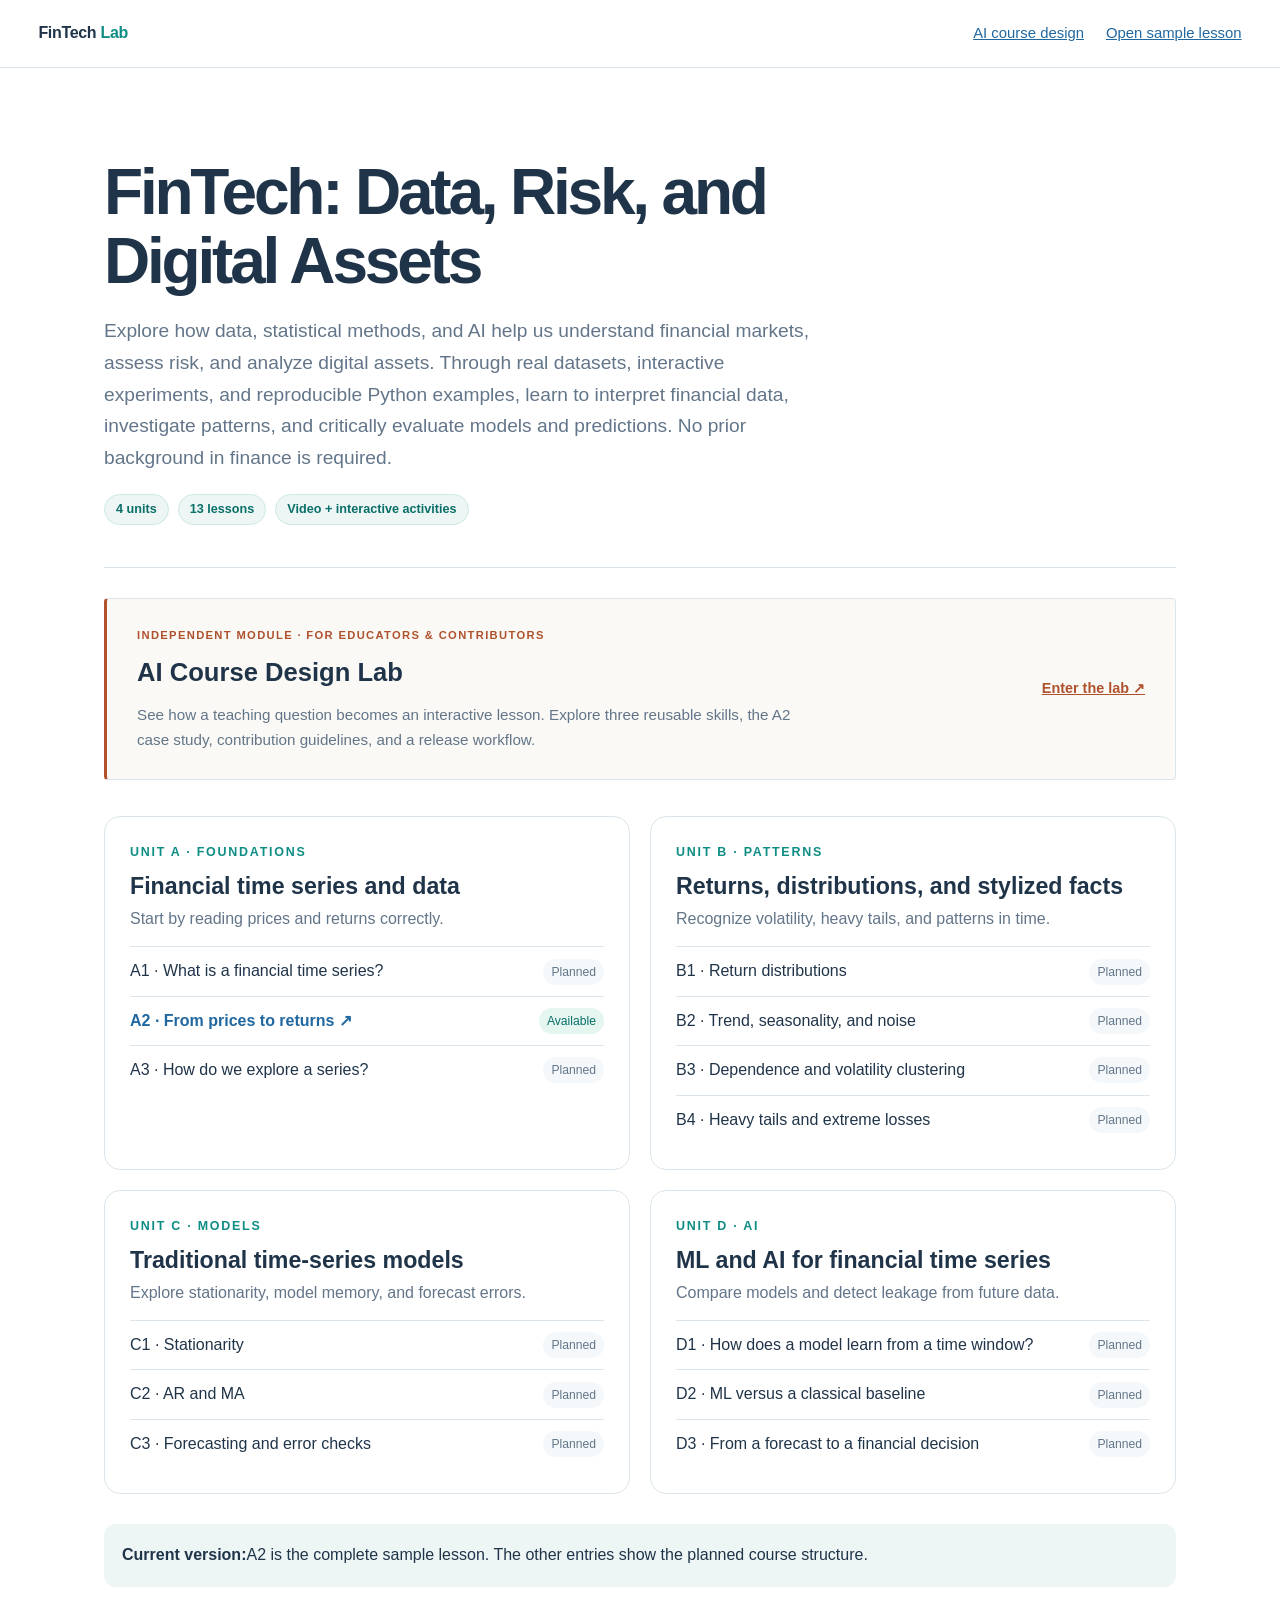
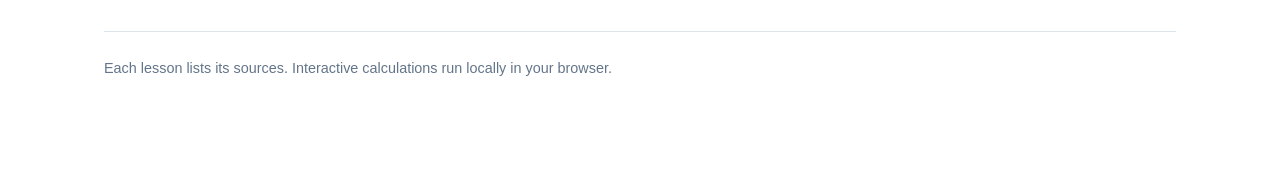
<file: index.html>
<!doctype html>
<html lang="en"><head><meta charset="utf-8"><meta name="viewport" content="width=device-width,initial-scale=1"><title>FinTech: Data, Risk, and Digital Assets</title><link rel="stylesheet" href="a2/style.css"><style>.home{max-width:1120px;margin:auto;padding:38px 24px 80px}.home-hero{padding:40px 0 42px;border-bottom:1px solid var(--line)}.home-hero h1{font-size:clamp(2.5rem,5vw,4.4rem);line-height:1.08;letter-spacing:-.05em;max-width:800px;margin:12px 0}.home-hero p{font-size:1.2rem;color:var(--muted);max-width:720px}.course-grid{display:grid;grid-template-columns:repeat(2,minmax(0,1fr));gap:20px;margin-top:36px}.unit{border:1px solid var(--line);border-radius:16px;padding:25px;background:#fff}.unit .letter{color:var(--teal);font-size:.78rem;font-weight:800;letter-spacing:.14em}.unit h2{font-size:1.45rem;line-height:1.25;margin:9px 0 5px}.unit p{color:var(--muted);margin:0 0 14px}.lesson-list{list-style:none;margin:0;padding:0}.lesson-list li{border-top:1px solid var(--line);padding:11px 0;display:flex;justify-content:space-between;gap:10px;align-items:center}.lesson-list a{font-weight:700;text-decoration:none}.soon{font-size:.76rem;color:var(--muted);background:var(--wash);padding:3px 8px;border-radius:100px}.live{font-size:.76rem;color:#096f68;background:#e5f5ef;padding:3px 8px;border-radius:100px}.home-note{margin-top:30px;background:#edf6f5;padding:18px;border-radius:12px}@media(max-width:720px){.course-grid{grid-template-columns:1fr}}.maker-module{display:grid;grid-template-columns:1fr auto;gap:24px;align-items:center;margin-top:30px;padding:27px 30px;border:1px solid var(--line);border-left:3px solid #af512c;border-radius:4px;background:#faf9f5}.maker-module .letter{font-size:.7rem;letter-spacing:.12em;color:#af512c;font-weight:700}.maker-module h2{font-size:1.6rem;margin:7px 0 9px}.maker-module p{color:var(--muted);margin:0;max-width:680px;font-size:.95rem}.maker-module>a{white-space:nowrap;color:#af512c;font-weight:700;font-size:.9rem}.head-links{display:flex;gap:22px}@media(max-width:720px){.maker-module{grid-template-columns:1fr;padding:22px}.head-links{gap:12px;font-size:.75rem}}</style></head>
<body><header class="site-header"><a class="brand" href="index.html">FinTech <span>Lab</span></a><nav class="head-links"><a href="ai-course-design/index.html">AI course design</a><a href="a2/index.html">Open sample lesson</a></nav></header><main class="home"><div class="home-hero"><h1>FinTech: Data, Risk, and Digital Assets</h1><p>Explore how data, statistical methods, and AI help us understand financial markets, assess risk, and analyze digital assets. Through real datasets, interactive experiments, and reproducible Python examples, learn to interpret financial data, investigate patterns, and critically evaluate models and predictions. No prior background in finance is required.</p><div class="meta"><span class="chip">4 units</span><span class="chip">13 lessons</span><span class="chip">Video + interactive activities</span></div></div>
<section class="maker-module" aria-labelledby="maker-title"><div><div class="letter">INDEPENDENT MODULE · FOR EDUCATORS &amp; CONTRIBUTORS</div><h2 id="maker-title">AI Course Design Lab</h2><p>See how a teaching question becomes an interactive lesson. Explore three reusable skills, the A2 case study, contribution guidelines, and a release workflow.</p></div><a href="ai-course-design/index.html">Enter the lab ↗</a></section>
<div class="course-grid">
  <section class="unit"><div class="letter">UNIT A · FOUNDATIONS</div><h2>Financial time series and data</h2><p>Start by reading prices and returns correctly.</p><ul class="lesson-list"><li><span>A1 · What is a financial time series?</span><span class="soon">Planned</span></li><li><a href="a2/index.html">A2 · From prices to returns ↗</a><span class="live">Available</span></li><li><span>A3 · How do we explore a series?</span><span class="soon">Planned</span></li></ul></section>
  <section class="unit"><div class="letter">UNIT B · PATTERNS</div><h2>Returns, distributions, and stylized facts</h2><p>Recognize volatility, heavy tails, and patterns in time.</p><ul class="lesson-list"><li><span>B1 · Return distributions</span><span class="soon">Planned</span></li><li><span>B2 · Trend, seasonality, and noise</span><span class="soon">Planned</span></li><li><span>B3 · Dependence and volatility clustering</span><span class="soon">Planned</span></li><li><span>B4 · Heavy tails and extreme losses</span><span class="soon">Planned</span></li></ul></section>
  <section class="unit"><div class="letter">UNIT C · MODELS</div><h2>Traditional time-series models</h2><p>Explore stationarity, model memory, and forecast errors.</p><ul class="lesson-list"><li><span>C1 · Stationarity</span><span class="soon">Planned</span></li><li><span>C2 · AR and MA</span><span class="soon">Planned</span></li><li><span>C3 · Forecasting and error checks</span><span class="soon">Planned</span></li></ul></section>
  <section class="unit"><div class="letter">UNIT D · AI</div><h2>ML and AI for financial time series</h2><p>Compare models and detect leakage from future data.</p><ul class="lesson-list"><li><span>D1 · How does a model learn from a time window?</span><span class="soon">Planned</span></li><li><span>D2 · ML versus a classical baseline</span><span class="soon">Planned</span></li><li><span>D3 · From a forecast to a financial decision</span><span class="soon">Planned</span></li></ul></section>
</div><div class="home-note"><strong>Current version:</strong>A2 is the complete sample lesson. The other entries show the planned course structure.</div><footer class="course-footer">Each lesson lists its sources. Interactive calculations run locally in your browser.</footer></main></body></html>
</file>
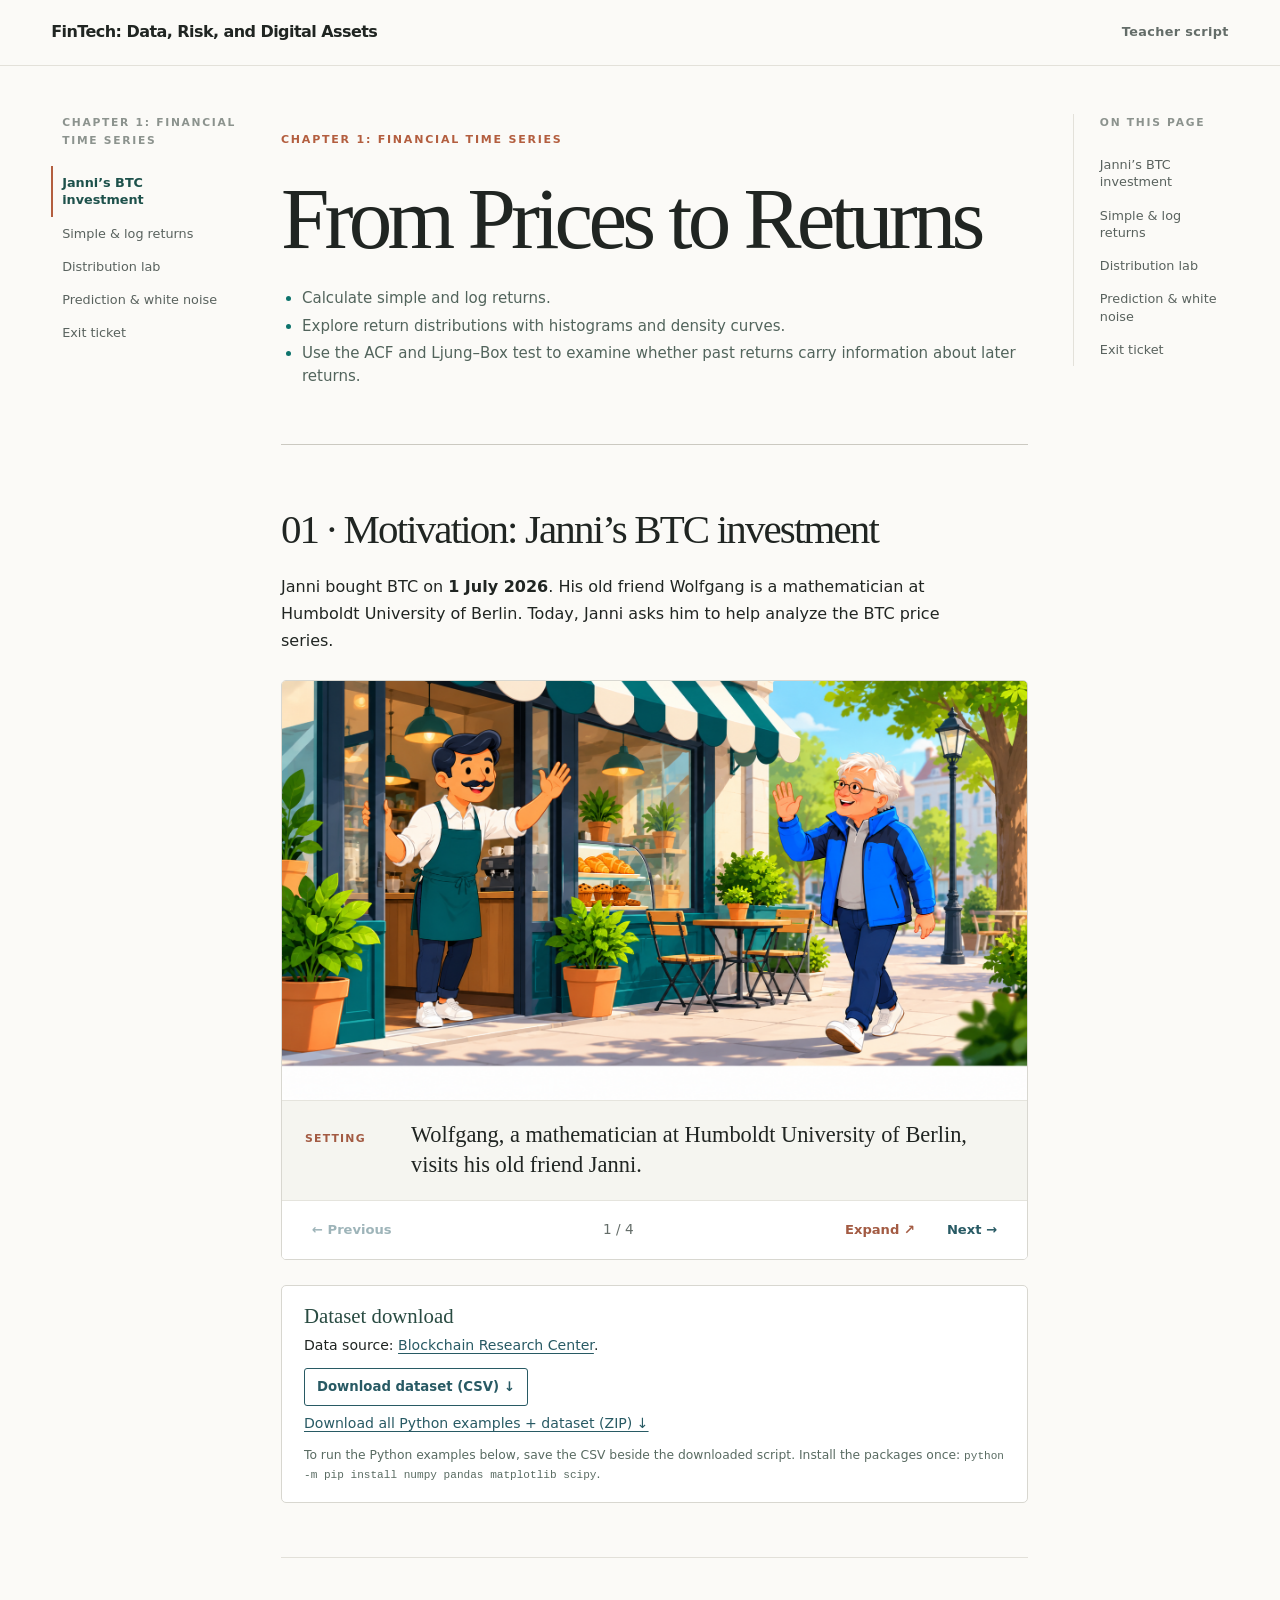
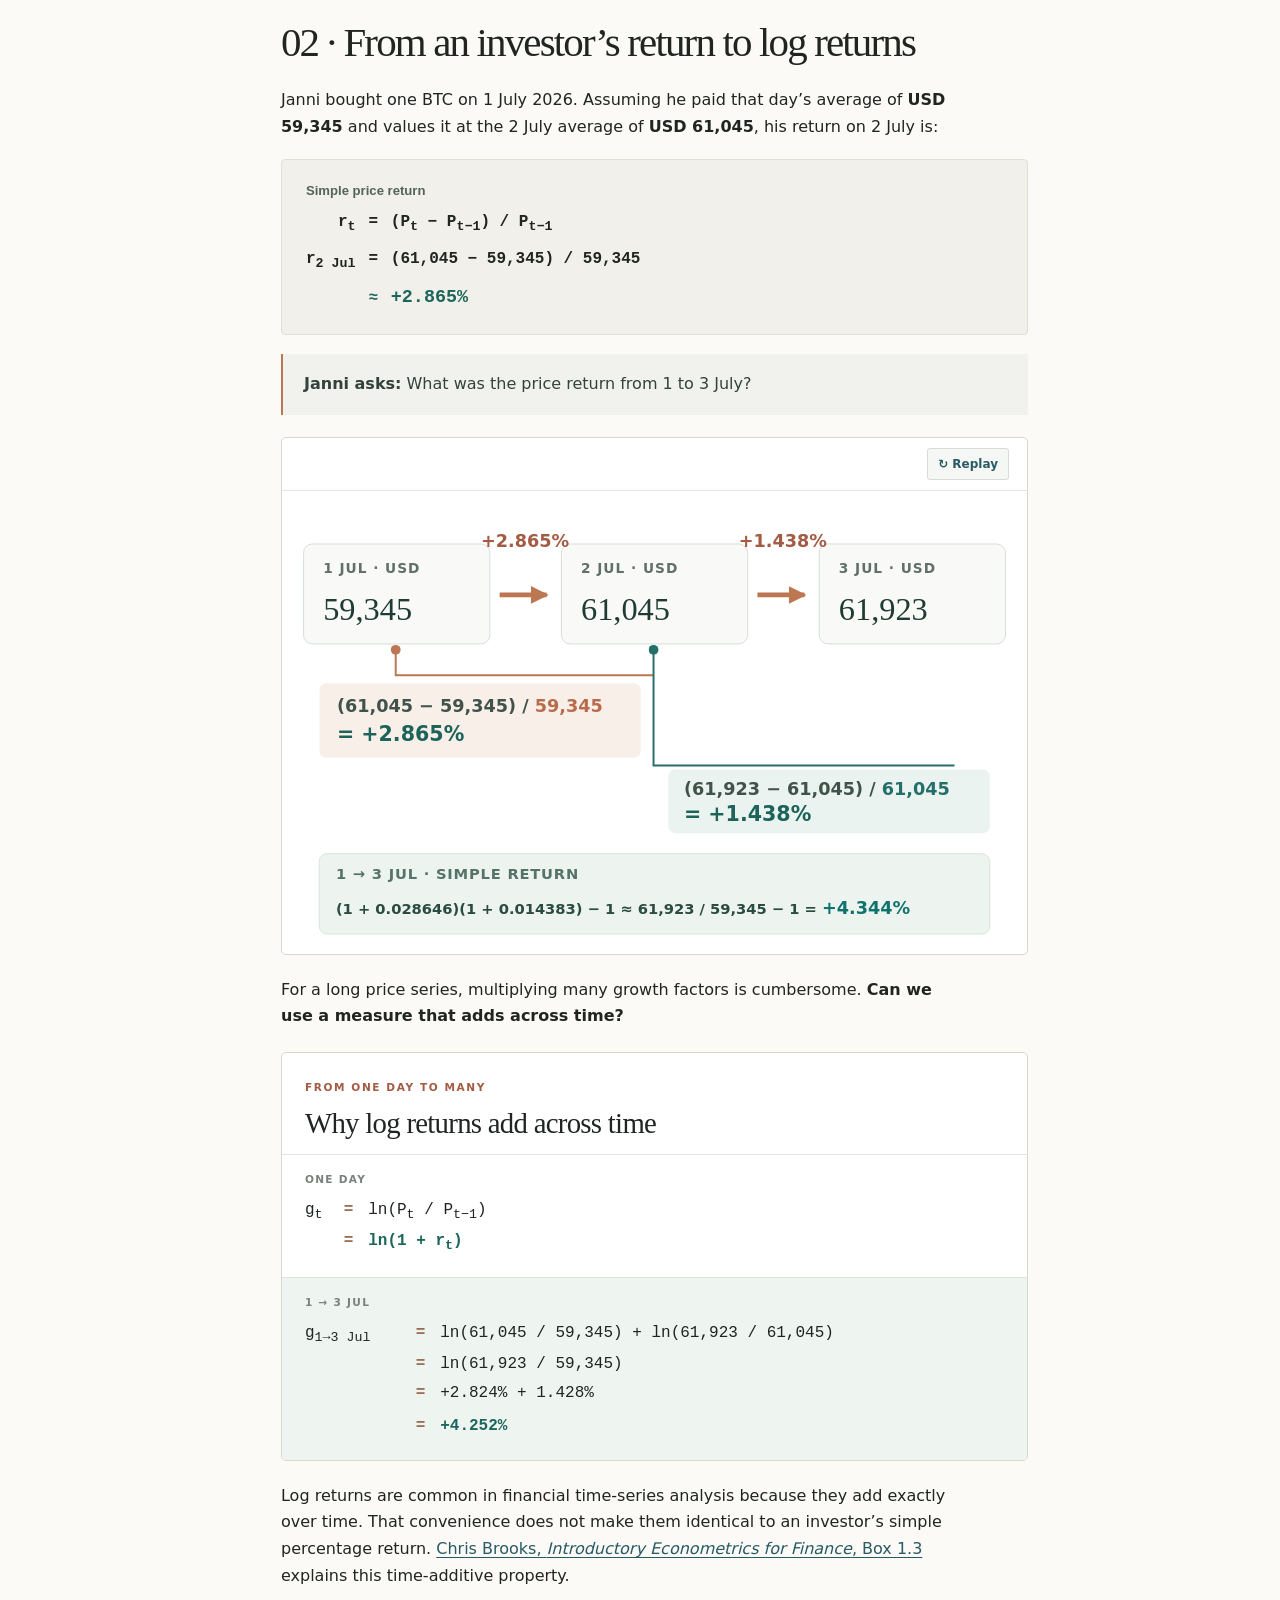
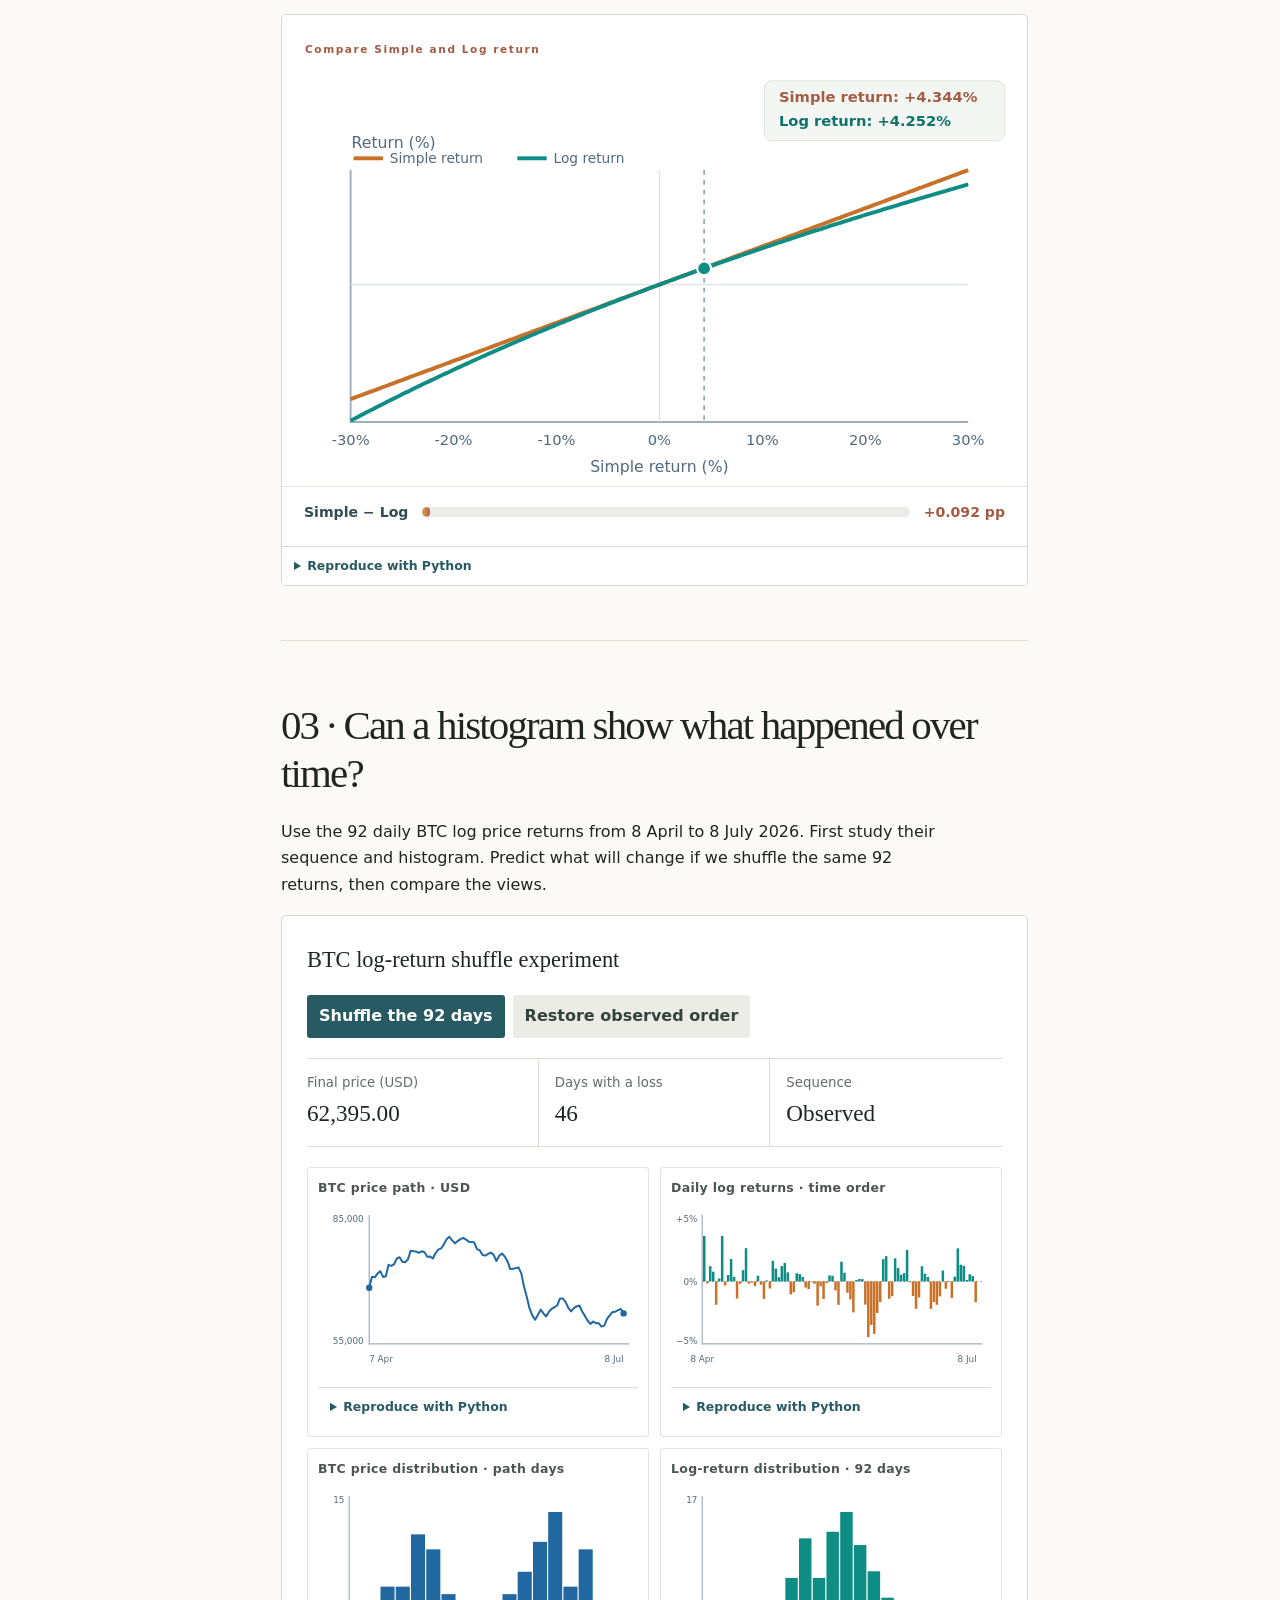
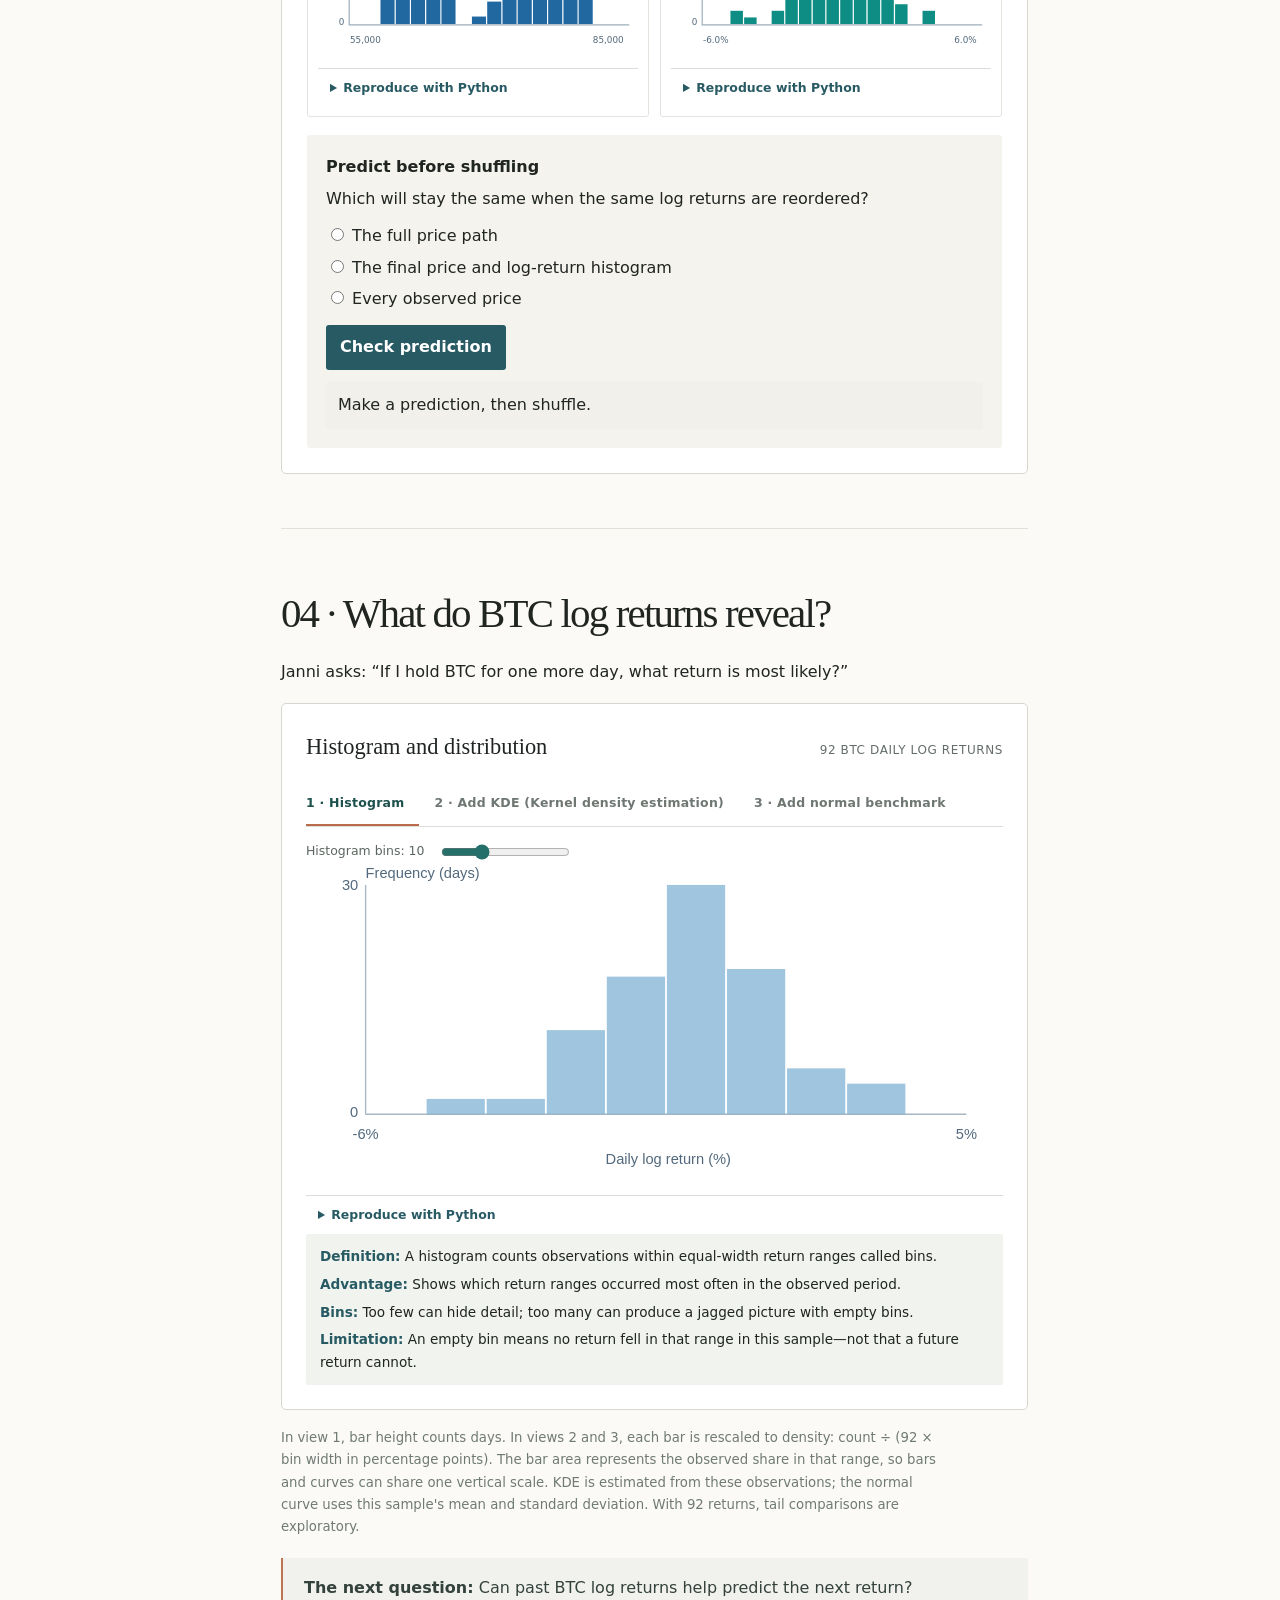
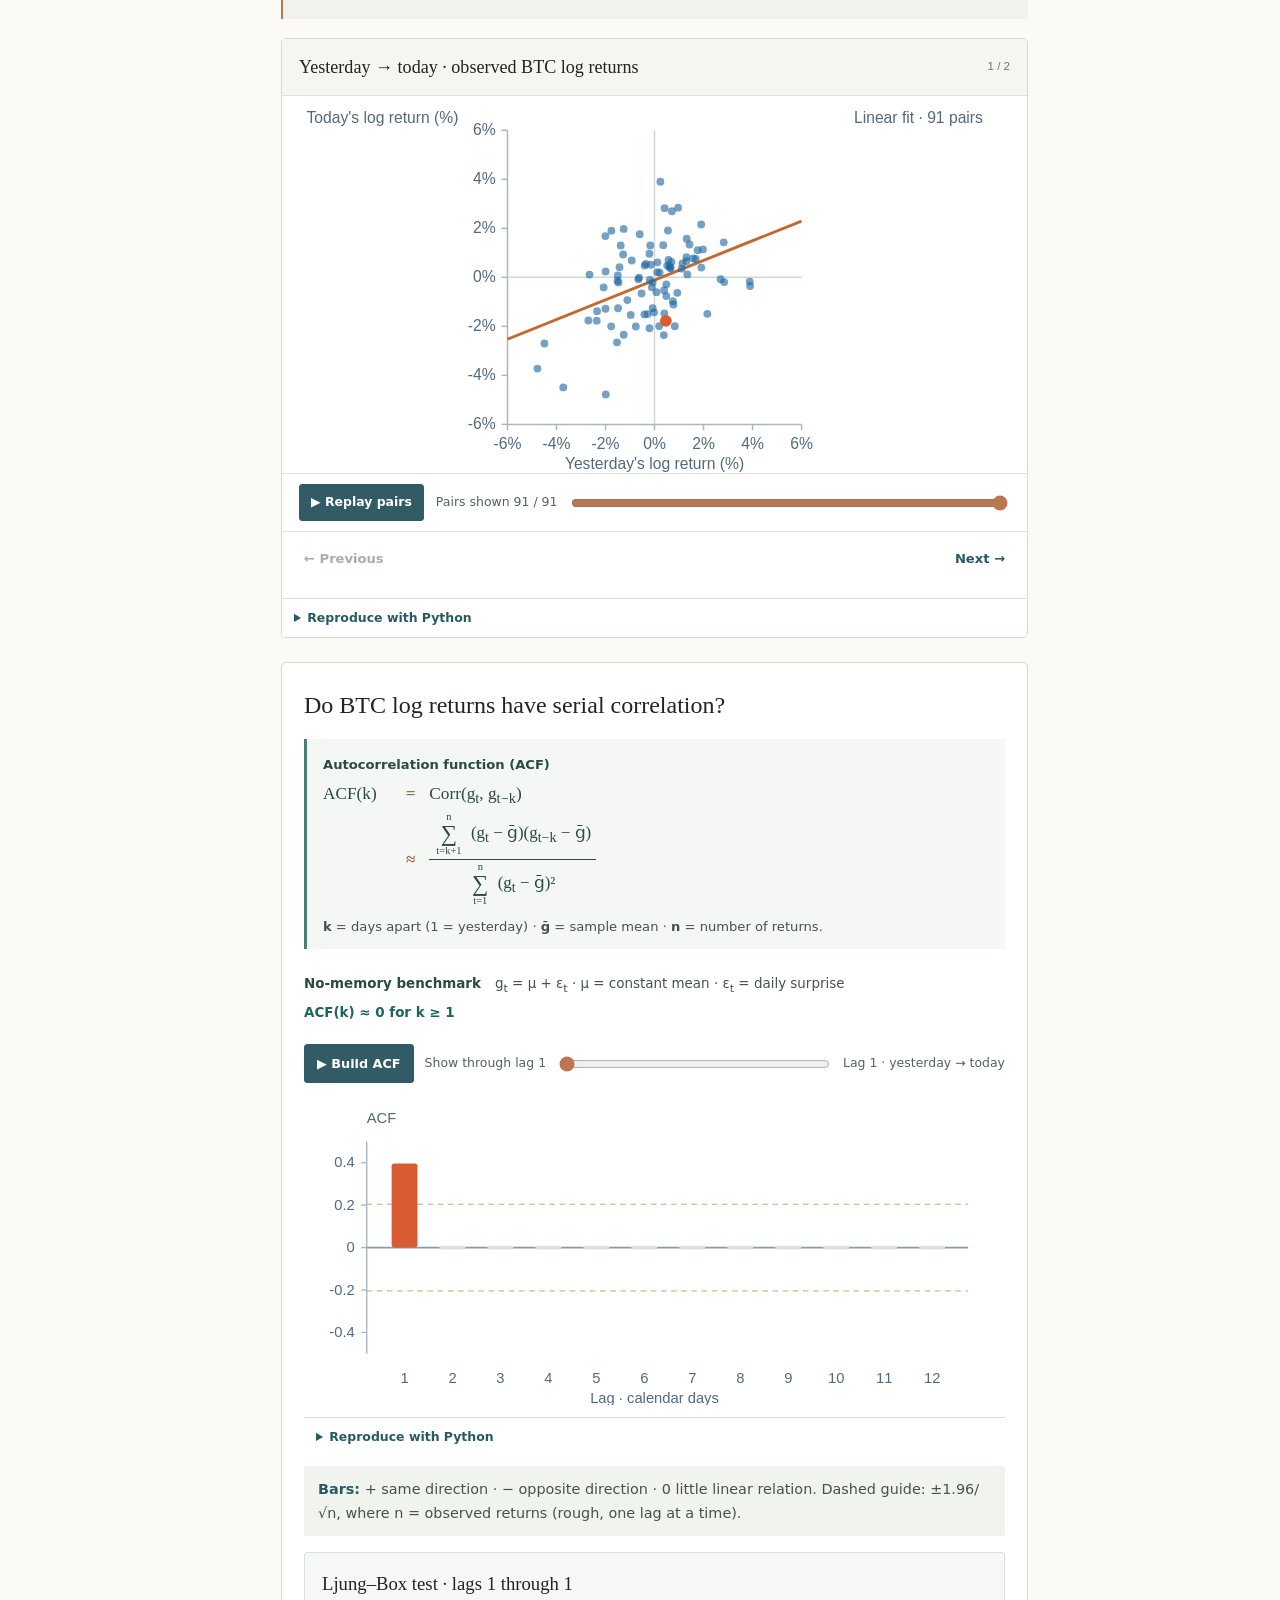
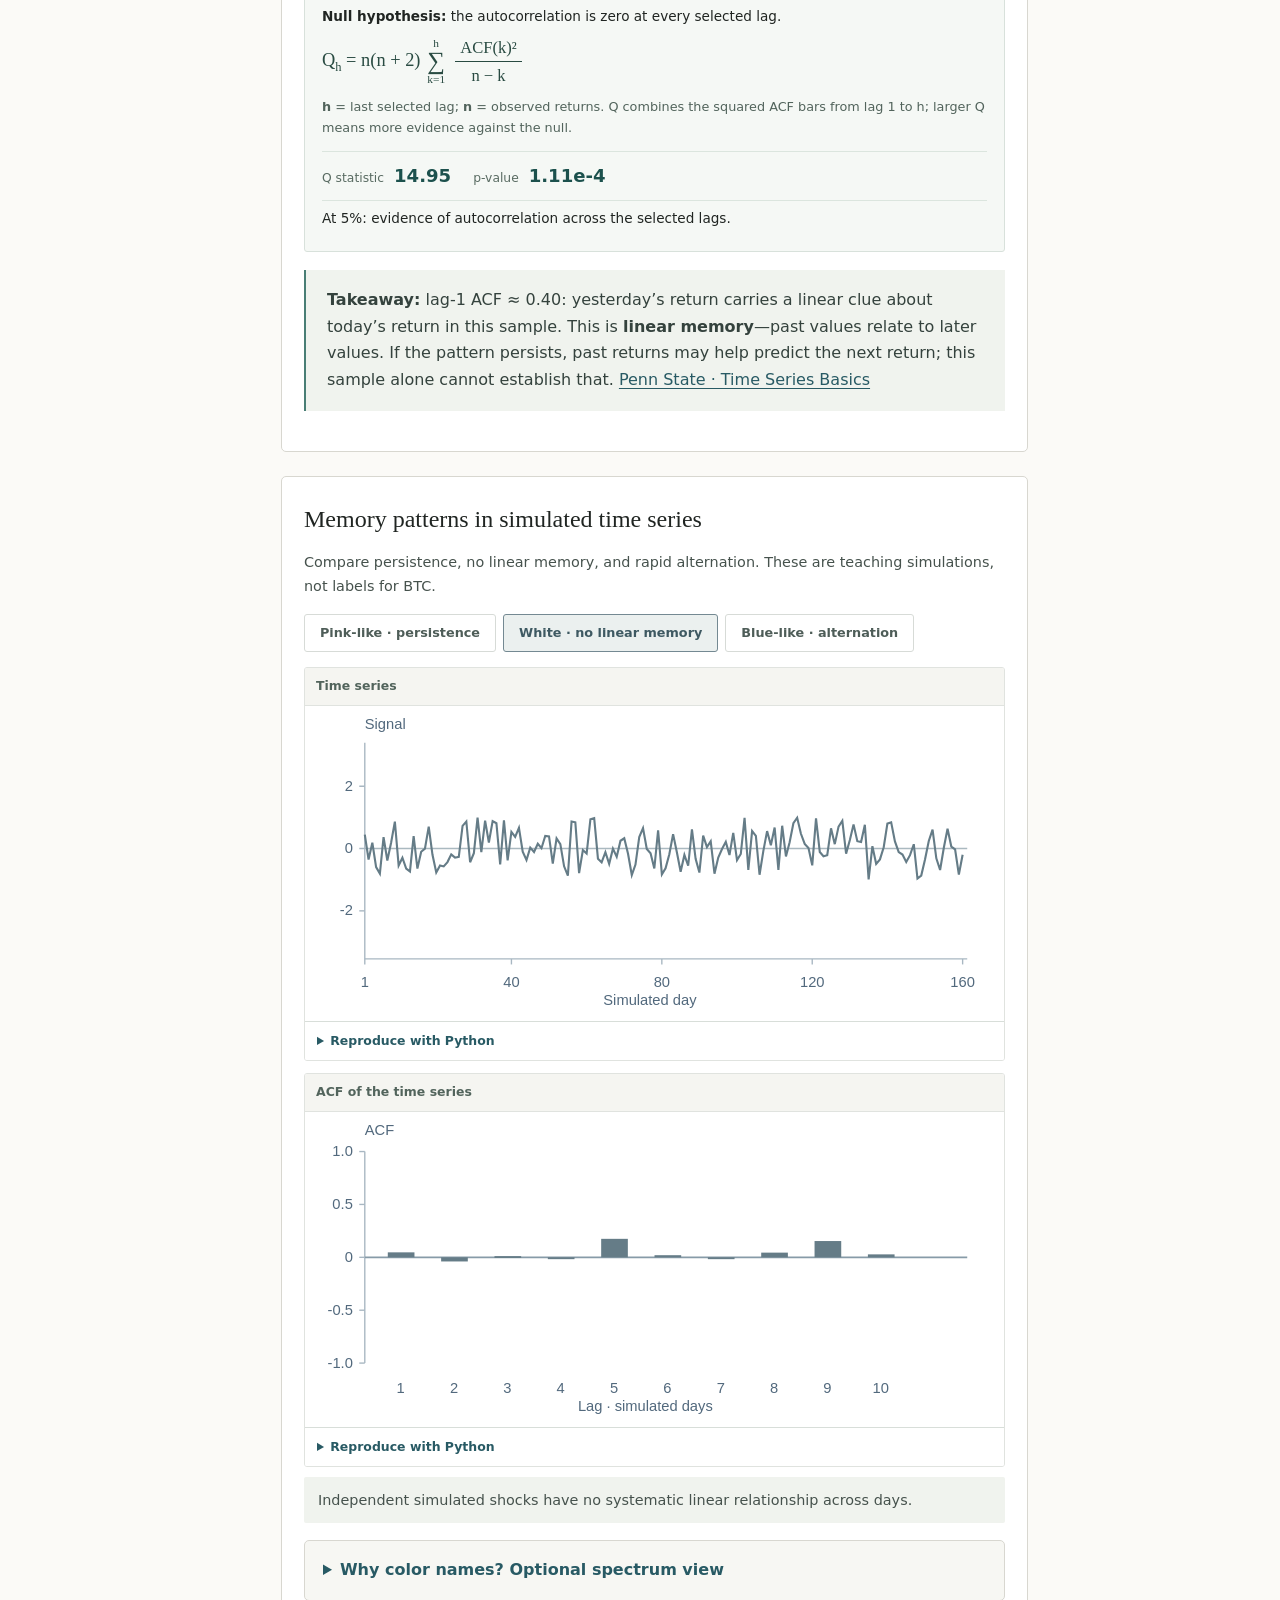
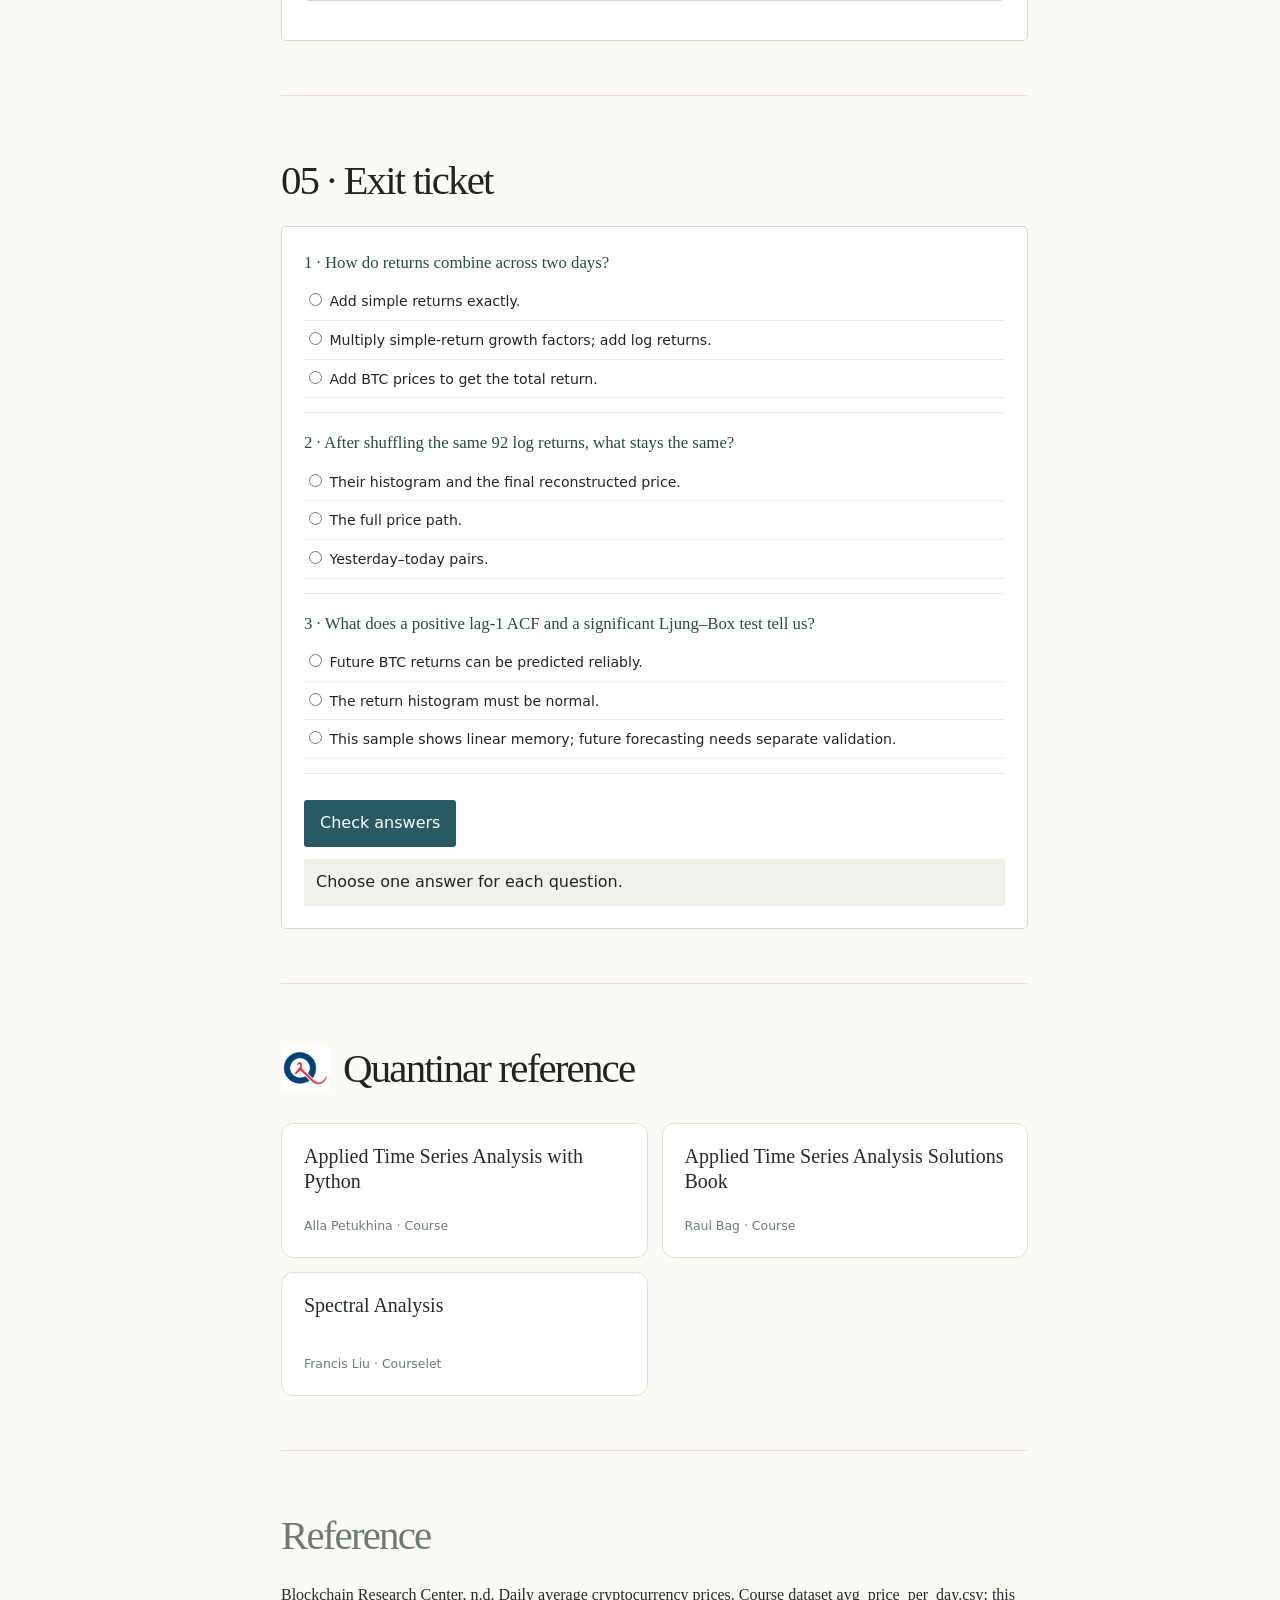
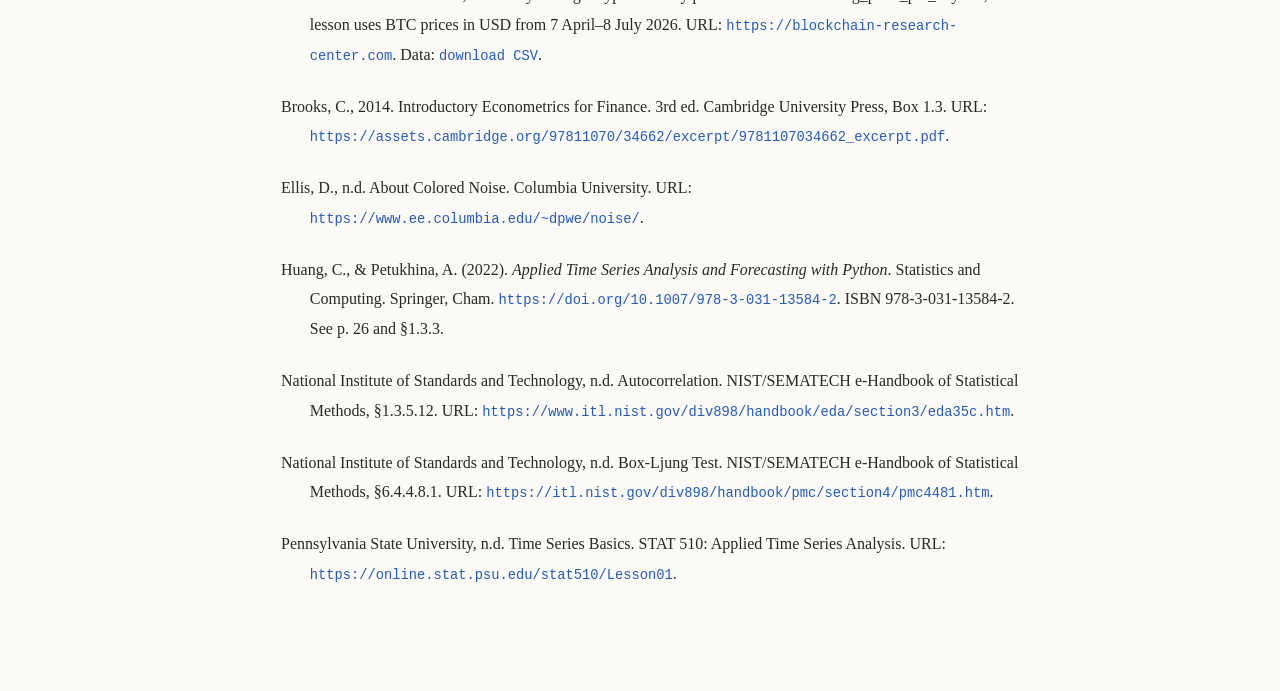
<file: a2/index.html>
<!doctype html>
<html lang="en">
<head>
  <meta charset="utf-8">
  <meta name="viewport" content="width=device-width, initial-scale=1">
  <title>A2 · Prices, Returns, and Distributions | FinTech Lab</title>
  <link rel="stylesheet" href="style.css">
  <link rel="stylesheet" href="design.css?v=20261030-python-code">
  <script src="navigation.js?v=20261029-current-section" defer></script>
  <script src="btc-series.js?v=20261029-btc1" defer></script>
  <script src="game.js?v=20261030-price-axis" defer></script>
  <script src="story.js?v=20261030-python-panel" defer></script>
  <script src="approx.js?v=20261029-gap2" defer></script>
  <script src="return-animation.js?v=20261029-animate1" defer></script>
  <script src="white-noise.js?v=20261030-python-panels" defer></script>
</head>
<body>
  <header class="site-header"><a class="brand" href="../index.html">FinTech: Data, Risk, and Digital Assets</a><nav class="head-links" aria-label="Course tools"><a href="TEACHER_SCRIPT.md">Teacher script</a></nav></header>
  <div class="shell" id="top">
    <nav class="left-nav" aria-label="Lesson sections"><h3>Chapter 1: Financial time series</h3><a href="#story" class="active">Janni’s BTC investment</a><a href="#returns">Simple &amp; log returns</a><a href="#game">Distribution lab</a><a href="#charts">Prediction &amp; white noise</a><a href="#check">Exit ticket</a></nav>
    <main>
      <div class="hero"><div class="eyebrow">Chapter 1: Financial time series</div><h1>From Prices to Returns</h1><ul class="hero-topics"><li>Calculate simple and log returns.</li><li>Explore return distributions with histograms and density curves.</li><li>Use the ACF and Ljung–Box test to examine whether past returns carry information about later returns.</li></ul></div>

      <section class="lesson-section" id="story">
        <h2>01 · Motivation: Janni’s BTC investment</h2>
        <p>Janni bought BTC on <strong>1 July 2026</strong>. His old friend Wolfgang is a mathematician at Humboldt University of Berlin. Today, Janni asks him to help analyze the BTC price series.</p>
        <div class="media-card story-sequence" aria-label="Four-page click-through story about Janni’s Bitcoin purchase">
          <button class="story-picture" id="story-picture" type="button" aria-label="Show next scene">
            <img id="story-image" src="../assets/storyboard_v2/scene_01.png" alt="Wolfgang greets his friend Janni outside Jannimu Coffee">
          </button>
          <div class="story-caption" aria-live="polite" aria-atomic="true"><span id="story-speaker">Setting</span><strong id="story-line">Wolfgang, a Humboldt statistician, visits his friend Janni as usual.</strong></div>
          <div class="story-controls"><button id="story-previous" type="button">← Previous</button><span id="story-progress" aria-label="Scene progress">1 / 4</span><div class="story-control-actions"><button id="story-expand" type="button" aria-label="View current scene at full size">Expand ↗</button><button id="story-next" type="button">Next →</button></div></div>
        </div>
        <div id="story-dialog" class="story-dialog" role="dialog" aria-modal="true" aria-label="Expanded course scene" hidden><div class="story-dialog-panel"><div class="story-dialog-head"><span id="story-dialog-title">Scene</span><button id="story-dialog-close" type="button">Close ×</button></div><img id="story-dialog-image" alt=""><p id="story-dialog-caption"></p></div></div>
        <details class="python-reproduce" id="python-story-prices" hidden><summary>Reproduce with Python</summary><div class="python-reproduce-body"><p>Reproduce the 93 daily BTC prices shown above.</p><a href="../assets/python/btc_daily_prices.py" download="btc_daily_prices.py">Download Python script ↓</a><pre><code>&quot;&quot;&quot;Reproduce a FinTech course figure.
Install: python -m pip install numpy pandas matplotlib scipy
For data examples, save avg_price_per_day.csv beside this script.
&quot;&quot;&quot;
from pathlib import Path
import numpy as np
import pandas as pd
import matplotlib.pyplot as plt

# Read the same 93 BTC prices used by the website.
data_file = Path(__file__).with_name(&quot;avg_price_per_day.csv&quot;)
if not data_file.exists():
    data_file = Path(__file__).resolve().parent.parent / &quot;data/avg_price_per_day.csv&quot;
data = pd.read_csv(data_file, usecols=[&quot;Date&quot;, &quot;BTC&quot;], parse_dates=[&quot;Date&quot;])
data = data.loc[data[&quot;Date&quot;].between(&quot;2026-04-07&quot;, &quot;2026-07-08&quot;)].sort_values(&quot;Date&quot;)
prices = data[&quot;BTC&quot;].to_numpy(dtype=float)
dates = data[&quot;Date&quot;].to_numpy()
g = 100 * np.diff(np.log(prices))  # Log returns in percentage points.

fig, ax = plt.subplots(figsize=(7, 4))
ax.plot(dates, prices, color=&quot;#2167a0&quot;)
ax.scatter(dates[[0, -1]], prices[[0, -1]], color=&quot;#2167a0&quot;)
ax.set(xlabel=&quot;Date&quot;, ylabel=&quot;BTC price (USD)&quot;, title=&quot;BTC price path&quot;)
fig.autofmt_xdate()

plt.tight_layout()
plt.show()
</code></pre></div></details>
        <div class="dataset-download">
          <h3>Dataset download</h3>
          <p>Data source: <a href="https://blockchain-research-center.com" target="_blank" rel="noopener">Blockchain Research Center</a>.</p>
          <a class="dataset-download-link" href="../assets/data/avg_price_per_day.csv" download="avg_price_per_day.csv">Download dataset (CSV) ↓</a><p><a href="../assets/python/fintech_python_examples.zip" download="fintech_python_examples.zip">Download all Python examples + dataset (ZIP) ↓</a></p><p class="python-setup">To run the Python examples below, save the CSV beside the downloaded script. Install the packages once: <code>python -m pip install numpy pandas matplotlib scipy</code>.</p>
        </div>
      </section>

      <section class="lesson-section" id="returns">
        <h2>02 · From an investor’s return to log returns</h2>
        <p>Janni bought one BTC on 1 July 2026. Assuming he paid that day’s average of <strong>USD 59,345</strong> and values it at the 2 July average of <strong>USD 61,045</strong>, his return on 2 July is:</p>
        <div class="formula simple-return-formula"><strong class="formula-heading">Simple price return</strong><div class="formula-line"><span>r<sub>t</sub></span><span>=</span><span>(P<sub>t</sub> − P<sub>t−1</sub>) / P<sub>t−1</sub></span></div><div class="formula-line"><span>r<sub>2 Jul</sub></span><span>=</span><span>(61,045 − 59,345) / 59,345</span></div><div class="formula-line"><span></span><span>≈</span><strong>+2.865%</strong></div></div>
        <div class="question-bridge"><strong>Janni asks:</strong> What was the price return from 1 to 3 July?</div>
        <figure class="return-animation" id="return-animation" aria-label="Animated BTC prices and daily simple returns from 1 to 3 July 2026">
          <div class="return-animation-head"><button id="replay-return-animation" type="button" aria-label="Replay the BTC price and return animation">↻ Replay</button></div>
          <svg viewBox="0 0 760 472" role="img" aria-labelledby="return-animation-title return-animation-desc">
            <title id="return-animation-title">Three BTC daily prices, two simple returns</title>
            <desc id="return-animation-desc">USD 59,345 on 1 July, USD 61,045 on 2 July, and USD 61,923 on 3 July 2026. The first daily simple return is positive 2.865 percent, with 59,345 as its starting price. The second is positive 1.438 percent, with 61,045 as its starting price. The two-day simple price return is positive 4.344 percent after multiplying the two growth factors and subtracting one.</desc>
            <defs><marker id="return-arrowhead" markerUnits="userSpaceOnUse" markerWidth="18" markerHeight="18" refX="16" refY="9" orient="auto"><path d="M0 0 L18 9 L0 18z" fill="#bc7651"/></marker></defs>
            <g class="return-stage-one">
              <rect x="22" y="54" width="190" height="102" rx="9" fill="#f9faf7" stroke="#d7dfd9"/><text x="42" y="84" class="return-date">1 JUL · USD</text><text x="42" y="132" class="return-price-number">59,345</text>
            </g>
            <g class="return-stage-two">
              <rect x="285" y="54" width="190" height="102" rx="9" fill="#f9faf7" stroke="#d7dfd9"/><text x="305" y="84" class="return-date">2 JUL · USD</text><text x="305" y="132" class="return-price-number">61,045</text>
              <path class="return-motion-one" d="M222 106 H270" stroke="#bc7651" stroke-width="5" fill="none" marker-end="url(#return-arrowhead)"/>
              <text x="248" y="57" text-anchor="middle" class="return-percent-one">+2.865%</text>
            </g>
            <g class="return-stage-three">
              <rect x="548" y="54" width="190" height="102" rx="9" fill="#f9faf7" stroke="#d7dfd9"/><text x="568" y="84" class="return-date">3 JUL · USD</text><text x="568" y="132" class="return-price-number">61,923</text>
              <path class="return-motion-two" d="M485 106 H533" stroke="#bc7651" stroke-width="5" fill="none" marker-end="url(#return-arrowhead)"/>
              <text x="511" y="57" text-anchor="middle" class="return-percent-two">+1.438%</text>
            </g>
            <g class="return-stage-four">
              <path d="M116 162 V188 H379" stroke="#bc7651" stroke-width="2" fill="none"/><circle cx="116" cy="162" r="5" fill="#bc7651"/>
              <rect x="38" y="196" width="328" height="76" rx="7" fill="#f8efe9"/>
              <text x="56" y="225" class="return-fraction">(61,045 − 59,345) / <tspan class="return-base-one">59,345</tspan></text>
              <text x="56" y="255" class="return-result">= +2.865%</text>
            </g>
            <g class="return-stage-five">
              <path d="M379 162 V280 H686" stroke="#246f69" stroke-width="2" fill="none"/><circle cx="379" cy="162" r="5" fill="#246f69"/>
              <rect x="394" y="284" width="328" height="65" rx="7" fill="#eaf3ef"/>
              <text x="410" y="310" class="return-fraction">(61,923 − 61,045) / <tspan class="return-base-two">61,045</tspan></text>
              <text x="410" y="337" class="return-result">= +1.438%</text>
            </g>
            <g class="return-stage-six">
              <rect x="38" y="370" width="684" height="82" rx="8" fill="#edf3ef" stroke="#d8e5dc"/>
              <text x="55" y="396" class="return-total-label">1 → 3 JUL · SIMPLE RETURN</text>
              <text x="55" y="431" class="return-total-formula">(1 + 0.028646)(1 + 0.014383) − 1 ≈ 61,923 / 59,345 − 1 = <tspan class="return-total-result">+4.344%</tspan></text>
            </g>
          </svg>
        </figure>
        <p>For a long price series, multiplying many growth factors is cumbersome. <strong>Can we use a measure that adds across time?</strong></p>
        <figure class="math-visual" aria-labelledby="log-across-title">
          <div class="math-visual-head"><span>FROM ONE DAY TO MANY</span><h3 id="log-across-title">Why log returns add across time</h3></div>
          <div class="math-row"><span class="math-kicker">ONE DAY</span><div class="math-equations"><div class="math-equation-line"><span>g<sub>t</sub></span><b>=</b><span>ln(P<sub>t</sub> / P<sub>t−1</sub>)</span></div><div class="math-equation-line"><span></span><b>=</b><strong>ln(1 + r<sub>t</sub>)</strong></div></div></div>
          <div class="math-row math-row-accent"><span class="math-kicker">1 → 3 JUL</span><div class="math-equations"><div class="math-equation-line"><span>g<sub>1→3 Jul</sub></span><b>=</b><span>ln(61,045 / 59,345) + ln(61,923 / 61,045)</span></div><div class="math-equation-line"><span></span><b>=</b><span>ln(61,923 / 59,345)</span></div><div class="math-equation-line"><span></span><b>=</b><span>+2.824% + 1.428%</span></div><div class="math-equation-line math-equation-result"><span></span><b>=</b><strong>+4.252%</strong></div></div></div>
        </figure>
        <p>Log returns are common in financial time-series analysis because they add exactly over time. That convenience does not make them identical to an investor’s simple percentage return. <a href="https://assets.cambridge.org/97811070/34662/excerpt/9781107034662_excerpt.pdf" target="_blank" rel="noopener">Chris Brooks, <em>Introductory Econometrics for Finance</em>, Box 1.3</a> explains this time-additive property.</p>
        <div class="comparison-card" aria-label="Interactive comparison of simple and log returns">
          <div class="math-visual-head"><span>Compare Simple and Log return</span></div>
          <svg id="return-comparison-plot" viewBox="0 0 760 420" role="img" tabindex="0" aria-label="Interactive simple and log return curves; move the pointer or use left and right arrow keys to compare values"></svg>
          <div class="comparison-gap" aria-live="polite"><span>Simple − Log</span><div class="comparison-gap-track"><div id="comparison-gap-fill" class="comparison-gap-fill"></div></div><output id="comparison-gap-value">+0.092 pp</output></div><details class="python-reproduce"><summary>Reproduce with Python</summary><div class="python-reproduce-body"><p>Edit the parameters in the script to explore other settings.</p><a href="../assets/python/return_comparison.py" download="return_comparison.py">Download Python script ↓</a><pre><code>&quot;&quot;&quot;Reproduce a FinTech course figure.
Install: python -m pip install numpy pandas matplotlib scipy
For data examples, save avg_price_per_day.csv beside this script.
&quot;&quot;&quot;
from pathlib import Path
import numpy as np
import pandas as pd
import matplotlib.pyplot as plt

r = np.linspace(-30, 30, 241)
log_return = 100 * np.log1p(r / 100)
selected = 100 * (61923 / 59345 - 1)
fig, ax = plt.subplots(figsize=(8, 4.5))
ax.plot(r, r, color=&quot;#c87229&quot;, label=&quot;Simple return&quot;)
ax.plot(r, log_return, color=&quot;#0e8d84&quot;, label=&quot;Log return&quot;)
ax.axvline(selected, color=&quot;grey&quot;, linestyle=&quot;--&quot;, linewidth=1)
ax.scatter([selected, selected], [selected, 100*np.log1p(selected/100)],
           color=[&quot;#c87229&quot;, &quot;#0e8d84&quot;], zorder=3)
ax.axhline(0, color=&quot;lightgrey&quot;, linewidth=0.8)
ax.axvline(0, color=&quot;lightgrey&quot;, linewidth=0.8)
ax.set(xlabel=&quot;Simple return (%)&quot;, ylabel=&quot;Return (%)&quot;, xlim=(-30, 30))
ax.legend()

plt.tight_layout()
plt.show()
</code></pre></div></details>
        </div>
      </section>

      <section class="lesson-section" id="game">
        <h2>03 · Can a histogram show what happened over time?</h2>
        <p>Use the 92 daily BTC log price returns from 8 April to 8 July 2026. First study their sequence and histogram. Predict what will change if we shuffle the same 92 returns, then compare the views.</p>
        <div class="game-card">
          <div class="game-head"><h3>BTC log-return shuffle experiment</h3></div>
          <div class="lab-controls"><div class="lab-buttons"><button id="shuffle-returns" type="button">Shuffle the 92 days</button><button id="reset-returns" type="button">Restore observed order</button></div></div>
          <div class="lab-stats" aria-live="polite"><div><small>Final price (USD)</small><strong id="final-price">—</strong></div><div><small>Days with a loss</small><strong id="loss-days">—</strong></div><div><small>Sequence</small><strong id="sequence-label">Observed</strong></div></div>
          <div class="chart-grid">
            <figure><figcaption>BTC price path · USD</figcaption><svg id="price-path" class="lab-chart" viewBox="0 0 400 220" role="img" aria-label="BTC price path in USD"></svg><details class="python-reproduce"><summary>Reproduce with Python</summary><div class="python-reproduce-body"><p>Edit the parameters in the script to explore other settings.</p><a href="../assets/python/btc_price_path.py" download="btc_price_path.py">Download Python script ↓</a><pre><code>&quot;&quot;&quot;Reproduce a FinTech course figure.
Install: python -m pip install numpy pandas matplotlib scipy
For data examples, save avg_price_per_day.csv beside this script.
&quot;&quot;&quot;
from pathlib import Path
import numpy as np
import pandas as pd
import matplotlib.pyplot as plt

# Read the same 93 BTC prices used by the website.
data_file = Path(__file__).with_name(&quot;avg_price_per_day.csv&quot;)
if not data_file.exists():
    data_file = Path(__file__).resolve().parent.parent / &quot;data/avg_price_per_day.csv&quot;
data = pd.read_csv(data_file, usecols=[&quot;Date&quot;, &quot;BTC&quot;], parse_dates=[&quot;Date&quot;])
data = data.loc[data[&quot;Date&quot;].between(&quot;2026-04-07&quot;, &quot;2026-07-08&quot;)].sort_values(&quot;Date&quot;)
prices = data[&quot;BTC&quot;].to_numpy(dtype=float)
dates = data[&quot;Date&quot;].to_numpy()
g = 100 * np.diff(np.log(prices))  # Log returns in percentage points.

SHUFFLE = False  # Change to True to explore a reordered path.
SEED = 42
if SHUFFLE:
    g = np.random.default_rng(SEED).permutation(g)
path = prices[0] * np.exp(np.r_[0, np.cumsum(g / 100)])

fig, ax = plt.subplots(figsize=(7, 4))
ax.plot(dates, path, color=&quot;#2167a0&quot;)
ax.scatter(dates[[0, -1]], path[[0, -1]], color=&quot;#2167a0&quot;)
ax.set(xlabel=&quot;Date&quot;, ylabel=&quot;BTC price (USD)&quot;, title=&quot;BTC price path&quot;)
fig.autofmt_xdate()

plt.tight_layout()
plt.show()
</code></pre></div></details></figure>
            <figure><figcaption>Daily log returns · time order</figcaption><svg id="return-bars" class="lab-chart" viewBox="0 0 400 220" role="img" aria-label="Daily log-return sequence"></svg><details class="python-reproduce"><summary>Reproduce with Python</summary><div class="python-reproduce-body"><p>Edit the parameters in the script to explore other settings.</p><a href="../assets/python/btc_return_sequence.py" download="btc_return_sequence.py">Download Python script ↓</a><pre><code>&quot;&quot;&quot;Reproduce a FinTech course figure.
Install: python -m pip install numpy pandas matplotlib scipy
For data examples, save avg_price_per_day.csv beside this script.
&quot;&quot;&quot;
from pathlib import Path
import numpy as np
import pandas as pd
import matplotlib.pyplot as plt

# Read the same 93 BTC prices used by the website.
data_file = Path(__file__).with_name(&quot;avg_price_per_day.csv&quot;)
if not data_file.exists():
    data_file = Path(__file__).resolve().parent.parent / &quot;data/avg_price_per_day.csv&quot;
data = pd.read_csv(data_file, usecols=[&quot;Date&quot;, &quot;BTC&quot;], parse_dates=[&quot;Date&quot;])
data = data.loc[data[&quot;Date&quot;].between(&quot;2026-04-07&quot;, &quot;2026-07-08&quot;)].sort_values(&quot;Date&quot;)
prices = data[&quot;BTC&quot;].to_numpy(dtype=float)
dates = data[&quot;Date&quot;].to_numpy()
g = 100 * np.diff(np.log(prices))  # Log returns in percentage points.

SHUFFLE = False  # Change to True to explore a reordered path.
SEED = 42
if SHUFFLE:
    g = np.random.default_rng(SEED).permutation(g)
path = prices[0] * np.exp(np.r_[0, np.cumsum(g / 100)])

fig, ax = plt.subplots(figsize=(7, 4))
ax.bar(dates[1:], g, width=0.8,
       color=np.where(g &gt;= 0, &quot;#0e8d84&quot;, &quot;#c87229&quot;))
ax.axhline(0, color=&quot;grey&quot;, linewidth=0.8)
ax.set(xlabel=&quot;Date&quot;, ylabel=&quot;Daily log return (%)&quot;, title=&quot;BTC log returns&quot;)
fig.autofmt_xdate()

plt.tight_layout()
plt.show()
</code></pre></div></details></figure>
            <figure><figcaption>BTC price distribution · path days</figcaption><svg id="price-hist" class="lab-chart" viewBox="0 0 400 220" role="img" aria-label="Histogram of BTC daily prices in USD"></svg><details class="python-reproduce"><summary>Reproduce with Python</summary><div class="python-reproduce-body"><p>Edit the parameters in the script to explore other settings.</p><a href="../assets/python/btc_price_histogram.py" download="btc_price_histogram.py">Download Python script ↓</a><pre><code>&quot;&quot;&quot;Reproduce a FinTech course figure.
Install: python -m pip install numpy pandas matplotlib scipy
For data examples, save avg_price_per_day.csv beside this script.
&quot;&quot;&quot;
from pathlib import Path
import numpy as np
import pandas as pd
import matplotlib.pyplot as plt

# Read the same 93 BTC prices used by the website.
data_file = Path(__file__).with_name(&quot;avg_price_per_day.csv&quot;)
if not data_file.exists():
    data_file = Path(__file__).resolve().parent.parent / &quot;data/avg_price_per_day.csv&quot;
data = pd.read_csv(data_file, usecols=[&quot;Date&quot;, &quot;BTC&quot;], parse_dates=[&quot;Date&quot;])
data = data.loc[data[&quot;Date&quot;].between(&quot;2026-04-07&quot;, &quot;2026-07-08&quot;)].sort_values(&quot;Date&quot;)
prices = data[&quot;BTC&quot;].to_numpy(dtype=float)
dates = data[&quot;Date&quot;].to_numpy()
g = 100 * np.diff(np.log(prices))  # Log returns in percentage points.

SHUFFLE = False  # Change to True to explore a reordered path.
SEED = 42
if SHUFFLE:
    g = np.random.default_rng(SEED).permutation(g)
path = prices[0] * np.exp(np.r_[0, np.cumsum(g / 100)])

# The website histogram uses the 92 prices after the starting price.
values = path[1:]
low = np.floor(values.min() / 5000) * 5000
high = np.ceil(values.max() / 5000) * 5000
fig, ax = plt.subplots(figsize=(7, 4))
ax.hist(values, bins=np.linspace(low, high, 19), color=&quot;#2167a0&quot;, rwidth=0.95)
ax.set(xlabel=&quot;BTC price (USD)&quot;, ylabel=&quot;Frequency (days)&quot;,
       title=&quot;BTC price distribution&quot;)

plt.tight_layout()
plt.show()
</code></pre></div></details></figure>
            <figure><figcaption>Log-return distribution · 92 days</figcaption><svg id="return-hist" class="lab-chart" viewBox="0 0 400 220" role="img" aria-label="Histogram of daily log returns"></svg><details class="python-reproduce"><summary>Reproduce with Python</summary><div class="python-reproduce-body"><p>Edit the parameters in the script to explore other settings.</p><a href="../assets/python/btc_return_histogram.py" download="btc_return_histogram.py">Download Python script ↓</a><pre><code>&quot;&quot;&quot;Reproduce a FinTech course figure.
Install: python -m pip install numpy pandas matplotlib scipy
For data examples, save avg_price_per_day.csv beside this script.
&quot;&quot;&quot;
from pathlib import Path
import numpy as np
import pandas as pd
import matplotlib.pyplot as plt

# Read the same 93 BTC prices used by the website.
data_file = Path(__file__).with_name(&quot;avg_price_per_day.csv&quot;)
if not data_file.exists():
    data_file = Path(__file__).resolve().parent.parent / &quot;data/avg_price_per_day.csv&quot;
data = pd.read_csv(data_file, usecols=[&quot;Date&quot;, &quot;BTC&quot;], parse_dates=[&quot;Date&quot;])
data = data.loc[data[&quot;Date&quot;].between(&quot;2026-04-07&quot;, &quot;2026-07-08&quot;)].sort_values(&quot;Date&quot;)
prices = data[&quot;BTC&quot;].to_numpy(dtype=float)
dates = data[&quot;Date&quot;].to_numpy()
g = 100 * np.diff(np.log(prices))  # Log returns in percentage points.

SHUFFLE = False  # Change to True to explore a reordered path.
SEED = 42
if SHUFFLE:
    g = np.random.default_rng(SEED).permutation(g)
path = prices[0] * np.exp(np.r_[0, np.cumsum(g / 100)])

fig, ax = plt.subplots(figsize=(7, 4))
ax.hist(g, bins=np.linspace(-6, 6, 21), color=&quot;#0e8d84&quot;, rwidth=0.95)
ax.set(xlabel=&quot;Daily log return (%)&quot;, ylabel=&quot;Frequency (days)&quot;,
       title=&quot;BTC log-return distribution&quot;)

plt.tight_layout()
plt.show()
</code></pre></div></details></figure>
          </div>
          <div class="challenge"><h4>Predict before shuffling</h4><p>Which will stay the same when the same log returns are reordered?</p><label><input type="radio" name="shuffle-prediction" value="path"> The full price path</label><label><input type="radio" name="shuffle-prediction" value="distribution"> The final price and log-return histogram</label><label><input type="radio" name="shuffle-prediction" value="prices"> Every observed price</label><button id="check-prediction" type="button">Check prediction</button><div id="game-feedback" class="feedback" role="status">Make a prediction, then shuffle.</div></div>
        </div>
      </section>

      <section class="lesson-section" id="charts">
        <h2>04 · What do BTC log returns reveal?</h2>
        <p>Janni asks: “If I hold BTC for one more day, what return is most likely?”</p>
        <div class="explore-card">
          <div class="explore-head"><h3>Histogram and distribution</h3><span>92 BTC daily log returns</span></div>
          <div class="view-switch" role="group" aria-label="Distribution layers"><button type="button" data-layer="hist" class="selected">1 · Histogram</button><button type="button" data-layer="kde">2 · Add KDE (Kernel density estimation)</button><button type="button" data-layer="normal">3 · Add normal benchmark</button></div>
          <div class="bin-control" id="bin-control"><label for="bin-count">Histogram bins: <output id="bin-value">10</output></label><input id="bin-count" type="range" min="6" max="20" value="10"></div>
          <div class="bin-control" id="bandwidth-control" hidden><label for="kde-bandwidth">KDE bandwidth: <output id="bandwidth-value">0.70</output> percentage points</label><input id="kde-bandwidth" type="range" min="0.25" max="2" step="0.05" value="0.70"><span class="fixed-bins">Histogram fixed at <output id="fixed-bin-value">10</output> bins</span></div>
          <svg id="distribution-plot" class="explore-plot" viewBox="0 0 760 350" role="img" aria-label="BTC log-return distribution"></svg><details class="python-reproduce"><summary>Reproduce with Python</summary><div class="python-reproduce-body"><p>Edit the parameters in the script to explore other settings.</p><a href="../assets/python/btc_distribution.py" download="btc_distribution.py">Download Python script ↓</a><pre><code>&quot;&quot;&quot;Reproduce a FinTech course figure.
Install: python -m pip install numpy pandas matplotlib scipy
For data examples, save avg_price_per_day.csv beside this script.
&quot;&quot;&quot;
from pathlib import Path
import numpy as np
import pandas as pd
import matplotlib.pyplot as plt

# Read the same 93 BTC prices used by the website.
data_file = Path(__file__).with_name(&quot;avg_price_per_day.csv&quot;)
if not data_file.exists():
    data_file = Path(__file__).resolve().parent.parent / &quot;data/avg_price_per_day.csv&quot;
data = pd.read_csv(data_file, usecols=[&quot;Date&quot;, &quot;BTC&quot;], parse_dates=[&quot;Date&quot;])
data = data.loc[data[&quot;Date&quot;].between(&quot;2026-04-07&quot;, &quot;2026-07-08&quot;)].sort_values(&quot;Date&quot;)
prices = data[&quot;BTC&quot;].to_numpy(dtype=float)
dates = data[&quot;Date&quot;].to_numpy()
g = 100 * np.diff(np.log(prices))  # Log returns in percentage points.

# Match the website&#x27;s editable settings.
BINS = 10
BANDWIDTH = 0.70  # Percentage points; not scipy&#x27;s bandwidth factor.
LAYER = &quot;hist&quot;  # &quot;hist&quot;, &quot;kde&quot;, or &quot;normal&quot;.
low, high = np.floor(g.min() - 1), np.ceil(g.max() + 1)
edges = np.linspace(low, high, BINS + 1)
x = np.linspace(low, high, 400)
# Gaussian KDE with an absolute bandwidth in return percentage points.
z = (x[:, None] - g[None, :]) / BANDWIDTH
kde = np.exp(-z*z/2).mean(axis=1) / (BANDWIDTH*np.sqrt(2*np.pi))
mu, sd = g.mean(), g.std(ddof=1)
normal = np.exp(-0.5*((x-mu)/sd)**2) / (sd*np.sqrt(2*np.pi))
fig, ax = plt.subplots(figsize=(8, 4.5))
density = LAYER != &quot;hist&quot;
ax.hist(g, bins=edges, density=density, color=&quot;#7bb1d2&quot;, alpha=0.7,
        rwidth=0.98, label=&quot;Histogram&quot;)
if LAYER in (&quot;kde&quot;, &quot;normal&quot;):
    ax.plot(x, kde, color=&quot;#0e8d84&quot;, label=&quot;KDE&quot;)
if LAYER == &quot;normal&quot;:
    ax.plot(x, normal, color=&quot;#c87229&quot;, linestyle=&quot;--&quot;, label=&quot;Normal benchmark&quot;)
ax.set(xlabel=&quot;Daily log return (%)&quot;,
       ylabel=&quot;Density per percentage point&quot; if density else &quot;Frequency (days)&quot;)
ax.legend()

plt.tight_layout()
plt.show()
</code></pre></div></details>
          <div id="distribution-explainer" class="explore-note" role="status"><div><strong>Definition:</strong> A histogram counts observations within equal-width return ranges called bins.</div><div><strong>Advantage:</strong> Shows which return ranges occurred most often in the observed period.</div><div><strong>Bins:</strong> Too few can hide detail; too many can produce a jagged picture with empty bins.</div><div><strong>Limitation:</strong> An empty bin means no return fell in that range in this sample—not that a future return cannot.</div></div>
        </div>
        <p class="data-note">In view 1, bar height counts days. In views 2 and 3, each bar is rescaled to density: count ÷ (92 × bin width in percentage points). The bar area represents the observed share in that range, so bars and curves can share one vertical scale. KDE is estimated from these observations; the normal curve uses this sample's mean and standard deviation. With 92 returns, tail comparisons are exploratory.</p>
        <div class="question-bridge"><strong>The next question:</strong> Can past BTC log returns help predict the next return?</div>
        <figure class="explore-figure time-carousel" id="time-carousel" aria-label="Two views of BTC log returns in time order">
          <figcaption><span id="time-slide-title">Yesterday → today · observed BTC log returns</span><span id="time-slide-count">1 / 2</span></figcaption>
          <button class="time-slide-picture" id="time-slide-picture" type="button" aria-label="Show daily log-return sequence"><svg id="time-lag-preview" class="explore-plot" viewBox="0 0 760 385" role="img" aria-label="Animated scatter of yesterday's and today's observed BTC log returns"></svg><svg id="time-plot" class="explore-plot" viewBox="0 0 760 280" role="img" aria-label="Daily BTC log returns in chronological order" hidden></svg></button>
          <div class="time-preview-controls" id="time-preview-controls"><button id="time-preview-play" type="button">▶ Replay pairs</button><label for="time-preview-progress">Pairs shown <output id="time-preview-count">91 / 91</output></label><input id="time-preview-progress" type="range" min="0" max="91" value="91"></div>
          <div class="time-carousel-controls"><button id="time-previous" type="button" disabled>← Previous</button><button id="time-next" type="button">Next →</button></div><details class="python-reproduce" id="python-time-scatter"><summary>Reproduce with Python</summary><div class="python-reproduce-body"><p>Edit the parameters in the script to explore other settings.</p><a href="../assets/python/btc_lag_scatter.py" download="btc_lag_scatter.py">Download Python script ↓</a><pre><code>&quot;&quot;&quot;Reproduce a FinTech course figure.
Install: python -m pip install numpy pandas matplotlib scipy
For data examples, save avg_price_per_day.csv beside this script.
&quot;&quot;&quot;
from pathlib import Path
import numpy as np
import pandas as pd
import matplotlib.pyplot as plt

# Read the same 93 BTC prices used by the website.
data_file = Path(__file__).with_name(&quot;avg_price_per_day.csv&quot;)
if not data_file.exists():
    data_file = Path(__file__).resolve().parent.parent / &quot;data/avg_price_per_day.csv&quot;
data = pd.read_csv(data_file, usecols=[&quot;Date&quot;, &quot;BTC&quot;], parse_dates=[&quot;Date&quot;])
data = data.loc[data[&quot;Date&quot;].between(&quot;2026-04-07&quot;, &quot;2026-07-08&quot;)].sort_values(&quot;Date&quot;)
prices = data[&quot;BTC&quot;].to_numpy(dtype=float)
dates = data[&quot;Date&quot;].to_numpy()
g = 100 * np.diff(np.log(prices))  # Log returns in percentage points.

x, y = g[:-1], g[1:]  # 91 observed yesterday–today pairs.
slope, intercept = np.polyfit(x, y, 1)  # OLS with an intercept.
limit = np.ceil(np.max(np.abs(g)) + 1)
line_x = np.array([-limit, limit])
fig, ax = plt.subplots(figsize=(6, 6))
ax.scatter(x, y, color=&quot;#2167a0&quot;, alpha=0.65)
ax.scatter(x[-1], y[-1], color=&quot;#d95b31&quot;, zorder=3)
ax.plot(line_x, intercept + slope*line_x, color=&quot;#c06a32&quot;, label=&quot;Linear fit&quot;)
ax.axhline(0, color=&quot;lightgrey&quot;, linewidth=0.8)
ax.axvline(0, color=&quot;lightgrey&quot;, linewidth=0.8)
ax.set(xlabel=&quot;Yesterday&#x27;s log return (%)&quot;, ylabel=&quot;Today&#x27;s log return (%)&quot;,
       xlim=(-limit, limit), ylim=(-limit, limit))
ax.set_aspect(&quot;equal&quot;, adjustable=&quot;box&quot;)
ax.legend()
print(f&quot;OLS slope = {slope:.3f}; intercept = {intercept:.3f} percentage points&quot;)

plt.tight_layout()
plt.show()
</code></pre></div></details><details class="python-reproduce" id="python-time-series" hidden><summary>Reproduce with Python</summary><div class="python-reproduce-body"><p>Edit the parameters in the script to explore other settings.</p><a href="../assets/python/btc_time_series.py" download="btc_time_series.py">Download Python script ↓</a><pre><code>&quot;&quot;&quot;Reproduce a FinTech course figure.
Install: python -m pip install numpy pandas matplotlib scipy
For data examples, save avg_price_per_day.csv beside this script.
&quot;&quot;&quot;
from pathlib import Path
import numpy as np
import pandas as pd
import matplotlib.pyplot as plt

# Read the same 93 BTC prices used by the website.
data_file = Path(__file__).with_name(&quot;avg_price_per_day.csv&quot;)
if not data_file.exists():
    data_file = Path(__file__).resolve().parent.parent / &quot;data/avg_price_per_day.csv&quot;
data = pd.read_csv(data_file, usecols=[&quot;Date&quot;, &quot;BTC&quot;], parse_dates=[&quot;Date&quot;])
data = data.loc[data[&quot;Date&quot;].between(&quot;2026-04-07&quot;, &quot;2026-07-08&quot;)].sort_values(&quot;Date&quot;)
prices = data[&quot;BTC&quot;].to_numpy(dtype=float)
dates = data[&quot;Date&quot;].to_numpy()
g = 100 * np.diff(np.log(prices))  # Log returns in percentage points.

fig, ax = plt.subplots(figsize=(8, 3.5))
ax.bar(dates[1:], g, color=np.where(g &gt;= 0, &quot;#0e8d84&quot;, &quot;#c87229&quot;))
ax.axhline(0, color=&quot;grey&quot;, linewidth=0.8)
ax.set(xlabel=&quot;Date&quot;, ylabel=&quot;Daily log return (%)&quot;)
fig.autofmt_xdate()

plt.tight_layout()
plt.show()
</code></pre></div></details>
        </figure>
        <div class="prediction-card">
          <h3>Do BTC log returns have serial correlation?</h3>
          <div class="acf-definition">
            <strong>Autocorrelation function (ACF)</strong>
            <div class="acf-equations"><div class="acf-equation-line"><span>ACF(k)</span><b>=</b><span>Corr(g<sub>t</sub>, g<sub>t−k</sub>)</span></div><div class="acf-equation-line"><span></span><b>≈</b><span class="acf-fraction"><span><span class="sum-limits"><span>n</span><span>∑</span><span>t=k+1</span></span> (g<sub>t</sub> − ḡ)(g<sub>t−k</sub> − ḡ)</span><span><span class="sum-limits"><span>n</span><span>∑</span><span>t=1</span></span> (g<sub>t</sub> − ḡ)²</span></span></div></div>
            <p><strong>k</strong> = days apart (1 = yesterday) · <strong>ḡ</strong> = sample mean · <strong>n</strong> = number of returns.</p>
          </div>
          <div class="memory-benchmark"><strong>No-memory benchmark</strong><span>g<sub>t</sub> = μ + ε<sub>t</sub> · μ = constant mean · ε<sub>t</sub> = daily surprise</span><span>ACF(k) ≈ 0 for k ≥ 1</span></div>
          <div class="prediction-controls"><button id="acf-play" type="button">▶ Build ACF</button><label for="acf-lag">Show through lag <output id="acf-lag-value">1</output></label><input id="acf-lag" type="range" min="1" max="12" value="1"><span id="acf-pair-readout">Lag 1 · yesterday → today</span></div>
          <svg id="acf-plot" class="explore-plot" viewBox="0 0 760 330" role="img" aria-label="Sample autocorrelation function of BTC daily log returns"></svg><details class="python-reproduce"><summary>Reproduce with Python</summary><div class="python-reproduce-body"><p>Edit the parameters in the script to explore other settings.</p><a href="../assets/python/btc_acf_ljung_box.py" download="btc_acf_ljung_box.py">Download Python script ↓</a><pre><code>&quot;&quot;&quot;Reproduce a FinTech course figure.
Install: python -m pip install numpy pandas matplotlib scipy
For data examples, save avg_price_per_day.csv beside this script.
&quot;&quot;&quot;
from pathlib import Path
import numpy as np
import pandas as pd
import matplotlib.pyplot as plt

# Read the same 93 BTC prices used by the website.
data_file = Path(__file__).with_name(&quot;avg_price_per_day.csv&quot;)
if not data_file.exists():
    data_file = Path(__file__).resolve().parent.parent / &quot;data/avg_price_per_day.csv&quot;
data = pd.read_csv(data_file, usecols=[&quot;Date&quot;, &quot;BTC&quot;], parse_dates=[&quot;Date&quot;])
data = data.loc[data[&quot;Date&quot;].between(&quot;2026-04-07&quot;, &quot;2026-07-08&quot;)].sort_values(&quot;Date&quot;)
prices = data[&quot;BTC&quot;].to_numpy(dtype=float)
dates = data[&quot;Date&quot;].to_numpy()
g = 100 * np.diff(np.log(prices))  # Log returns in percentage points.

from scipy.stats import chi2

MAX_LAG = 1  # Choose from 1 to 12, as on the website.
n = len(g)
centered = g - g.mean()
# Whole-sample denominator: same ACF estimator as the website and NIST.
acf = np.array([centered[k:] @ centered[:-k] / (centered @ centered)
                for k in range(1, MAX_LAG + 1)])
lags = np.arange(1, MAX_LAG + 1)
q = n * (n + 2) * np.sum(acf**2 / (n - lags))
p_value = chi2.sf(q, df=MAX_LAG)  # No fitted ARMA parameters here.
fig, ax = plt.subplots(figsize=(8, 4))
ax.bar(lags, acf, color=&quot;#2167a0&quot;)
guide = 1.96 / np.sqrt(n)
ax.axhline(0, color=&quot;grey&quot;, linewidth=0.8)
for bound in [-guide, guide]:
    ax.axhline(bound, color=&quot;#b6a46b&quot;, linestyle=&quot;--&quot;)
ax.set(xlabel=&quot;Lag (calendar days)&quot;, ylabel=&quot;ACF&quot;, xticks=lags)
print(f&quot;n = {n}; lag-1 ACF = {acf[0]:.3f}&quot;)
print(f&quot;Ljung–Box through lag {MAX_LAG}: Q = {q:.2f}; p = {p_value:.4f}&quot;)

plt.tight_layout()
plt.show()
</code></pre></div></details>
          <p class="explore-note"><strong>Bars:</strong> + same direction · − opposite direction · 0 little linear relation. Dashed guide: ±1.96/√n, where n = observed returns (rough, one lag at a time).</p>
          <div class="ljung-box" aria-live="polite"><h4>Ljung–Box test · lags 1 through <span id="lb-lag-value">1</span></h4><p><strong>Null hypothesis:</strong> the autocorrelation is zero at every selected lag.</p><div class="lb-formula">Q<sub>h</sub> = n(n + 2) <span class="sum-limits"><span>h</span><span>∑</span><span>k=1</span></span> <span class="lb-fraction"><span>ACF(k)²</span><span>n − k</span></span></div><p class="lb-formula-note"><strong>h</strong> = last selected lag; <strong>n</strong> = observed returns. Q combines the squared ACF bars from lag 1 to h; larger Q means more evidence against the null.</p><div class="ljung-box-stats"><span>Q statistic <strong id="lb-q">—</strong></span><span>p-value <strong id="lb-p">—</strong></span></div><p id="lb-interpretation"></p></div>
          <div id="white-noise-conclusion" class="concept-card"></div>
        </div>
        <div class="prediction-card">
          <h3>Memory patterns in simulated time series</h3>
          <p>Compare persistence, no linear memory, and rapid alternation. These are teaching simulations, not labels for BTC.</p>
          <div class="noise-tabs" role="group" aria-label="Choose a simulated time pattern"><button type="button" data-pattern="pink">Pink-like · persistence</button><button type="button" data-pattern="white" class="selected">White · no linear memory</button><button type="button" data-pattern="blue">Blue-like · alternation</button></div>
          <div class="paired-views"><figure><figcaption>Time series</figcaption><svg id="pattern-time" class="explore-plot" viewBox="0 0 760 330" role="img" aria-label="Simulated time series"></svg><details class="python-reproduce"><summary>Reproduce with Python</summary><div class="python-reproduce-body"><p>Edit the parameters in the script to explore other settings.</p><a href="../assets/python/memory_time_series.py" download="memory_time_series.py">Download Python script ↓</a><pre><code>&quot;&quot;&quot;Reproduce a FinTech course figure.
Install: python -m pip install numpy pandas matplotlib scipy
For data examples, save avg_price_per_day.csv beside this script.
&quot;&quot;&quot;
from pathlib import Path
import numpy as np
import pandas as pd
import matplotlib.pyplot as plt

# Reproduce the website&#x27;s exact deterministic teaching sequences.
MODE = &quot;white&quot;  # &quot;pink&quot;, &quot;white&quot;, or &quot;blue&quot;.
phi = {&quot;pink&quot;: 0.72, &quot;white&quot;: 0.0, &quot;blue&quot;: -0.72}[MODE]
color = {&quot;pink&quot;: &quot;#bc7796&quot;, &quot;white&quot;: &quot;#657c87&quot;, &quot;blue&quot;: &quot;#447fb2&quot;}[MODE]
seed = 6417
shocks = []
for _ in range(160):
    seed = (1664525 * seed + 1013904223) % 2**32
    shocks.append(2 * seed / 2**32 - 1)
series = np.zeros(160)
for t, shock in enumerate(shocks):
    series[t] = shock + (phi * series[t-1] if t else 0)


fig, ax = plt.subplots(figsize=(8, 3.5))
ax.plot(np.arange(1, 161), series, color=color)
ax.axhline(0, color=&quot;grey&quot;, linewidth=0.8)
ax.set(xlabel=&quot;Simulated day&quot;, ylabel=&quot;Signal&quot;, ylim=(-3.1, 3.1),
       title=f&quot;{MODE.capitalize()} teaching sequence&quot;)

plt.tight_layout()
plt.show()
</code></pre></div></details></figure><figure><figcaption>ACF of the time series</figcaption><svg id="pattern-acf" class="explore-plot" viewBox="0 0 760 330" role="img" aria-label="ACF of simulated time series"></svg><details class="python-reproduce"><summary>Reproduce with Python</summary><div class="python-reproduce-body"><p>Edit the parameters in the script to explore other settings.</p><a href="../assets/python/memory_acf.py" download="memory_acf.py">Download Python script ↓</a><pre><code>&quot;&quot;&quot;Reproduce a FinTech course figure.
Install: python -m pip install numpy pandas matplotlib scipy
For data examples, save avg_price_per_day.csv beside this script.
&quot;&quot;&quot;
from pathlib import Path
import numpy as np
import pandas as pd
import matplotlib.pyplot as plt

# Reproduce the website&#x27;s exact deterministic teaching sequences.
MODE = &quot;white&quot;  # &quot;pink&quot;, &quot;white&quot;, or &quot;blue&quot;.
phi = {&quot;pink&quot;: 0.72, &quot;white&quot;: 0.0, &quot;blue&quot;: -0.72}[MODE]
color = {&quot;pink&quot;: &quot;#bc7796&quot;, &quot;white&quot;: &quot;#657c87&quot;, &quot;blue&quot;: &quot;#447fb2&quot;}[MODE]
seed = 6417
shocks = []
for _ in range(160):
    seed = (1664525 * seed + 1013904223) % 2**32
    shocks.append(2 * seed / 2**32 - 1)
series = np.zeros(160)
for t, shock in enumerate(shocks):
    series[t] = shock + (phi * series[t-1] if t else 0)


lags = np.arange(1, 11)
# The teaching simulator uses Pearson correlation of the paired values.
acf = [np.corrcoef(series[:-k], series[k:])[0, 1] for k in lags]
fig, ax = plt.subplots(figsize=(8, 3.5))
ax.bar(lags, acf, color=color)
ax.axhline(0, color=&quot;grey&quot;, linewidth=0.8)
ax.set(xlabel=&quot;Lag (simulated days)&quot;, ylabel=&quot;ACF&quot;, xticks=lags,
       ylim=(-1, 1), yticks=[-1, -0.5, 0, 0.5, 1])

plt.tight_layout()
plt.show()
</code></pre></div></details></figure></div>
          <p id="pattern-explainer" class="explore-note"></p>
          <details class="noise-aside"><summary>Why color names? Optional spectrum view</summary><div class="noise-demo"><div class="noise-tabs" role="group" aria-label="Choose an illustrative noise color"><button type="button" data-noise="pink">Pink</button><button type="button" data-noise="white" class="selected">White</button><button type="button" data-noise="blue">Blue</button></div><div class="noise-readout" aria-live="polite"><strong id="noise-name">White noise</strong><span id="noise-clue">No frequency band is favored</span></div><div class="noise-mini-label">SIGNAL OVER TIME</div><svg id="noise-trace" class="explore-plot" viewBox="0 0 760 390" role="img" aria-label="Illustrative noise signals over time"></svg><div class="noise-mini-label">SLOW, MIDDLE, AND FAST COMPONENTS</div><svg id="noise-components" class="explore-plot" viewBox="0 0 760 340" role="img" aria-label="Components and power of an illustrative noise signal"></svg><p id="noise-recipe" class="noise-recipe">Slow + middle + fast = the selected signal above</p></div></details>
        </div>
      </section>

      <section class="lesson-section" id="check"><h2>05 · Exit ticket</h2><div class="quiz">
        <fieldset class="exit-question"><legend>1 · How do returns combine across two days?</legend><label><input type="radio" name="exit-q1" value="a"> Add simple returns exactly.</label><label><input type="radio" name="exit-q1" value="b"> Multiply simple-return growth factors; add log returns.</label><label><input type="radio" name="exit-q1" value="c"> Add BTC prices to get the total return.</label></fieldset>
        <fieldset class="exit-question"><legend>2 · After shuffling the same 92 log returns, what stays the same?</legend><label><input type="radio" name="exit-q2" value="a"> Their histogram and the final reconstructed price.</label><label><input type="radio" name="exit-q2" value="b"> The full price path.</label><label><input type="radio" name="exit-q2" value="c"> Yesterday–today pairs.</label></fieldset>
        <fieldset class="exit-question"><legend>3 · What does a positive lag-1 ACF and a significant Ljung–Box test tell us?</legend><label><input type="radio" name="exit-q3" value="a"> Future BTC returns can be predicted reliably.</label><label><input type="radio" name="exit-q3" value="b"> The return histogram must be normal.</label><label><input type="radio" name="exit-q3" value="c"> This sample shows linear memory; future forecasting needs separate validation.</label></fieldset>
        <button id="check-quiz" type="button">Check answers</button><div id="quiz-feedback" class="feedback" role="status">Choose one answer for each question.</div>
      </div></section>
      <section class="lesson-section quantinar-reference" id="quantinar">
        <h2><a class="quantinar-title" href="https://quantinar.com" target="_blank" rel="noopener"><img src="quantinar-logo.png" alt="Quantinar logo"><span>Quantinar reference</span></a></h2>
        <div class="quantinar-courses">
          <a href="https://quantinar.com/course/137/applied-time-series-analysis-with-python" target="_blank" rel="noopener"><span>Applied Time Series Analysis with Python</span><small>Alla Petukhina · Course</small></a>
          <a href="https://quantinar.com/course/853/applied-time-series-analysis-solutions-book" target="_blank" rel="noopener"><span>Applied Time Series Analysis Solutions Book</span><small>Raul Bag · Course</small></a>
          <a href="https://quantinar.com/course/143/spectral-analysis?q=Francis%20Liu" target="_blank" rel="noopener"><span>Spectral Analysis</span><small>Francis Liu · Courselet</small></a>
        </div>
      </section>
      <section class="lesson-section source-list" id="sources">
        <h2>Reference</h2>
        <ul class="reference-list">
          <li>Blockchain Research Center, n.d. Daily average cryptocurrency prices. Course dataset avg_price_per_day.csv; this lesson uses BTC prices in USD from 7 April–8 July 2026. URL: <a href="https://blockchain-research-center.com" target="_blank" rel="noopener">https://blockchain-research-center.com</a>. Data: <a href="../assets/data/avg_price_per_day.csv" download="avg_price_per_day.csv">download CSV</a>.</li>
          <li>Brooks, C., 2014. Introductory Econometrics for Finance. 3rd ed. Cambridge University Press, Box 1.3. URL: <a href="https://assets.cambridge.org/97811070/34662/excerpt/9781107034662_excerpt.pdf" target="_blank" rel="noopener">https://assets.cambridge.org/97811070/34662/excerpt/9781107034662_excerpt.pdf</a>.</li>
          <li>Ellis, D., n.d. About Colored Noise. Columbia University. URL: <a href="https://www.ee.columbia.edu/~dpwe/noise/" target="_blank" rel="noopener">https://www.ee.columbia.edu/~dpwe/noise/</a>.</li>
          <li>Huang, C., &amp; Petukhina, A. (2022). <em>Applied Time Series Analysis and Forecasting with Python</em>. Statistics and Computing. Springer, Cham. <a href="https://doi.org/10.1007/978-3-031-13584-2">https://doi.org/10.1007/978-3-031-13584-2</a>. ISBN 978-3-031-13584-2. See p. 26 and §1.3.3.</li>
          <li>National Institute of Standards and Technology, n.d. Autocorrelation. NIST/SEMATECH e-Handbook of Statistical Methods, §1.3.5.12. URL: <a href="https://www.itl.nist.gov/div898/handbook/eda/section3/eda35c.htm" target="_blank" rel="noopener">https://www.itl.nist.gov/div898/handbook/eda/section3/eda35c.htm</a>.</li>
          <li>National Institute of Standards and Technology, n.d. Box-Ljung Test. NIST/SEMATECH e-Handbook of Statistical Methods, §6.4.4.8.1. URL: <a href="https://itl.nist.gov/div898/handbook/pmc/section4/pmc4481.htm" target="_blank" rel="noopener">https://itl.nist.gov/div898/handbook/pmc/section4/pmc4481.htm</a>.</li>
          <li>Pennsylvania State University, n.d. Time Series Basics. STAT 510: Applied Time Series Analysis. URL: <a href="https://online.stat.psu.edu/stat510/Lesson01" target="_blank" rel="noopener">https://online.stat.psu.edu/stat510/Lesson01</a>.</li>
        </ul>
      </section>
    </main><nav class="right-nav" aria-label="On this page"><h3>On this page</h3><a href="#story">Janni’s BTC investment</a><a href="#returns">Simple &amp; log returns</a><a href="#game">Distribution lab</a><a href="#charts">Prediction &amp; white noise</a><a href="#check">Exit ticket</a></nav>
  </div>
</body>
</html>
</file>
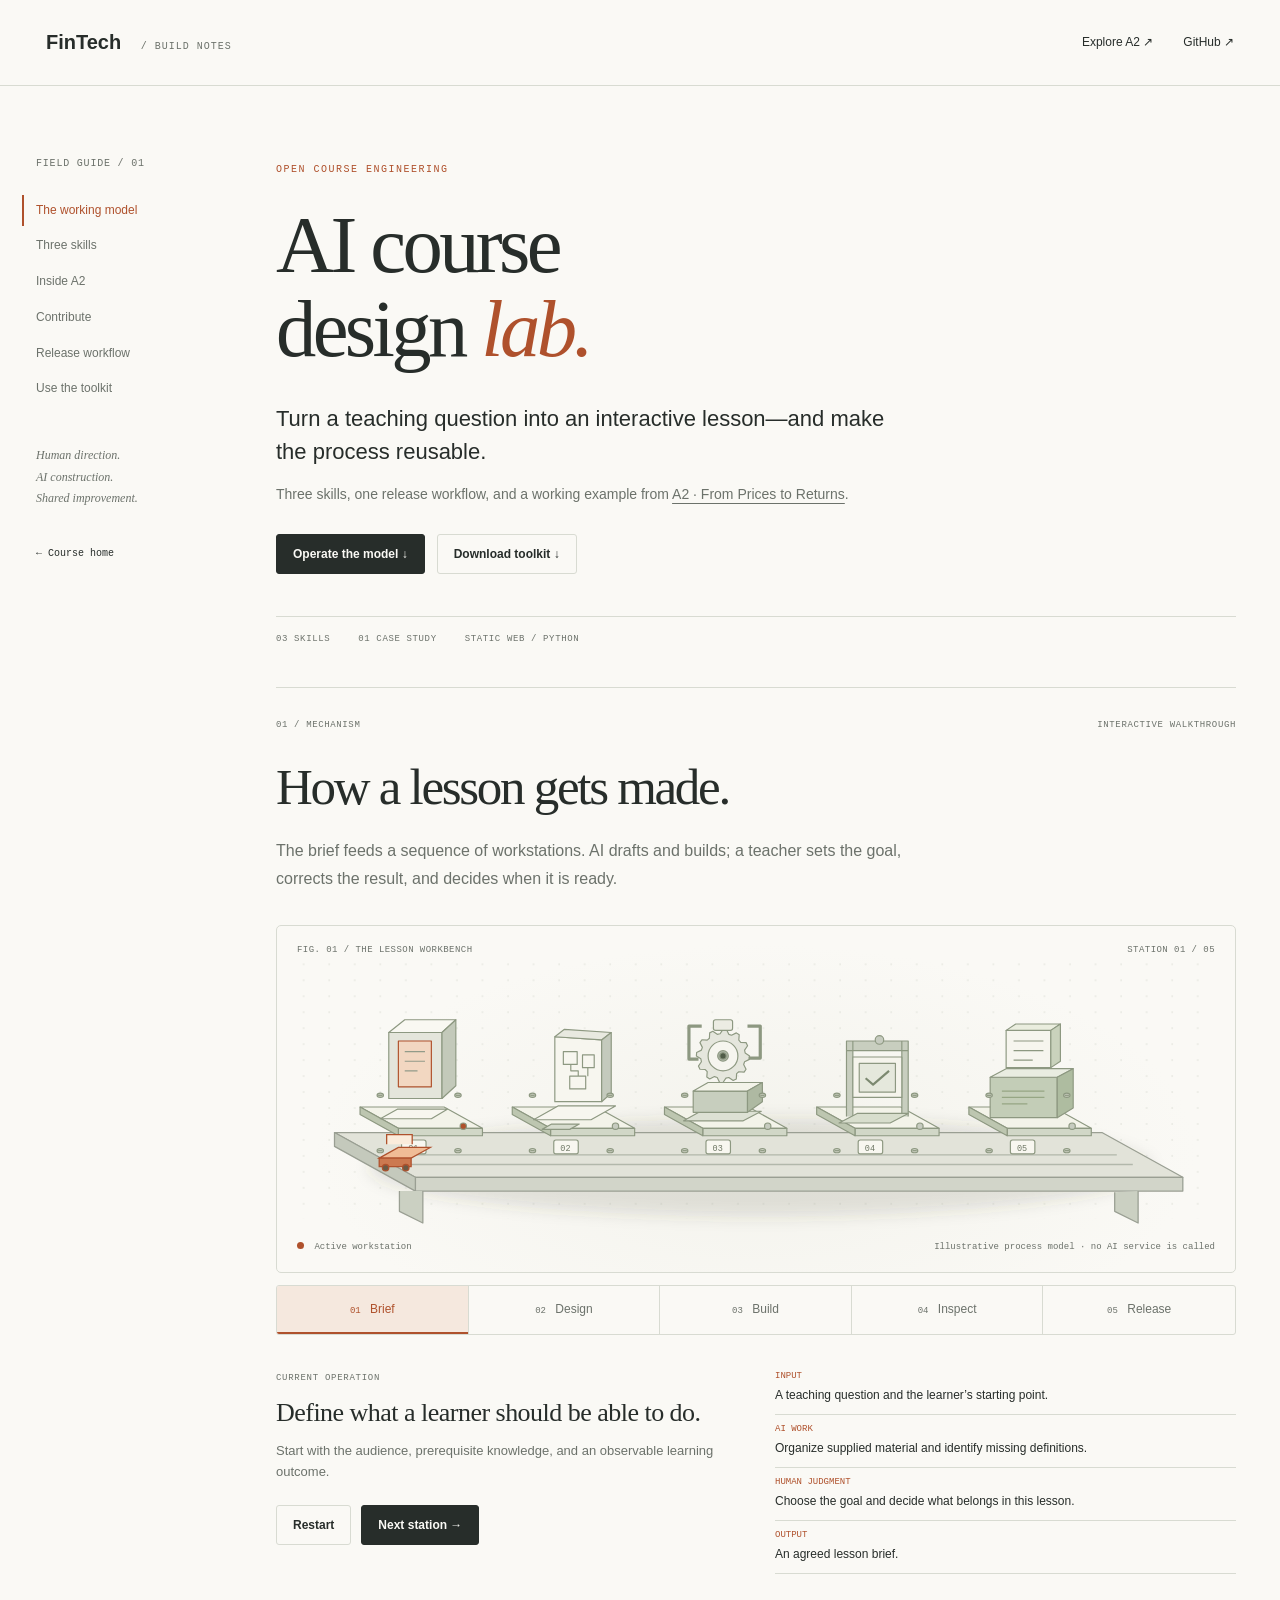
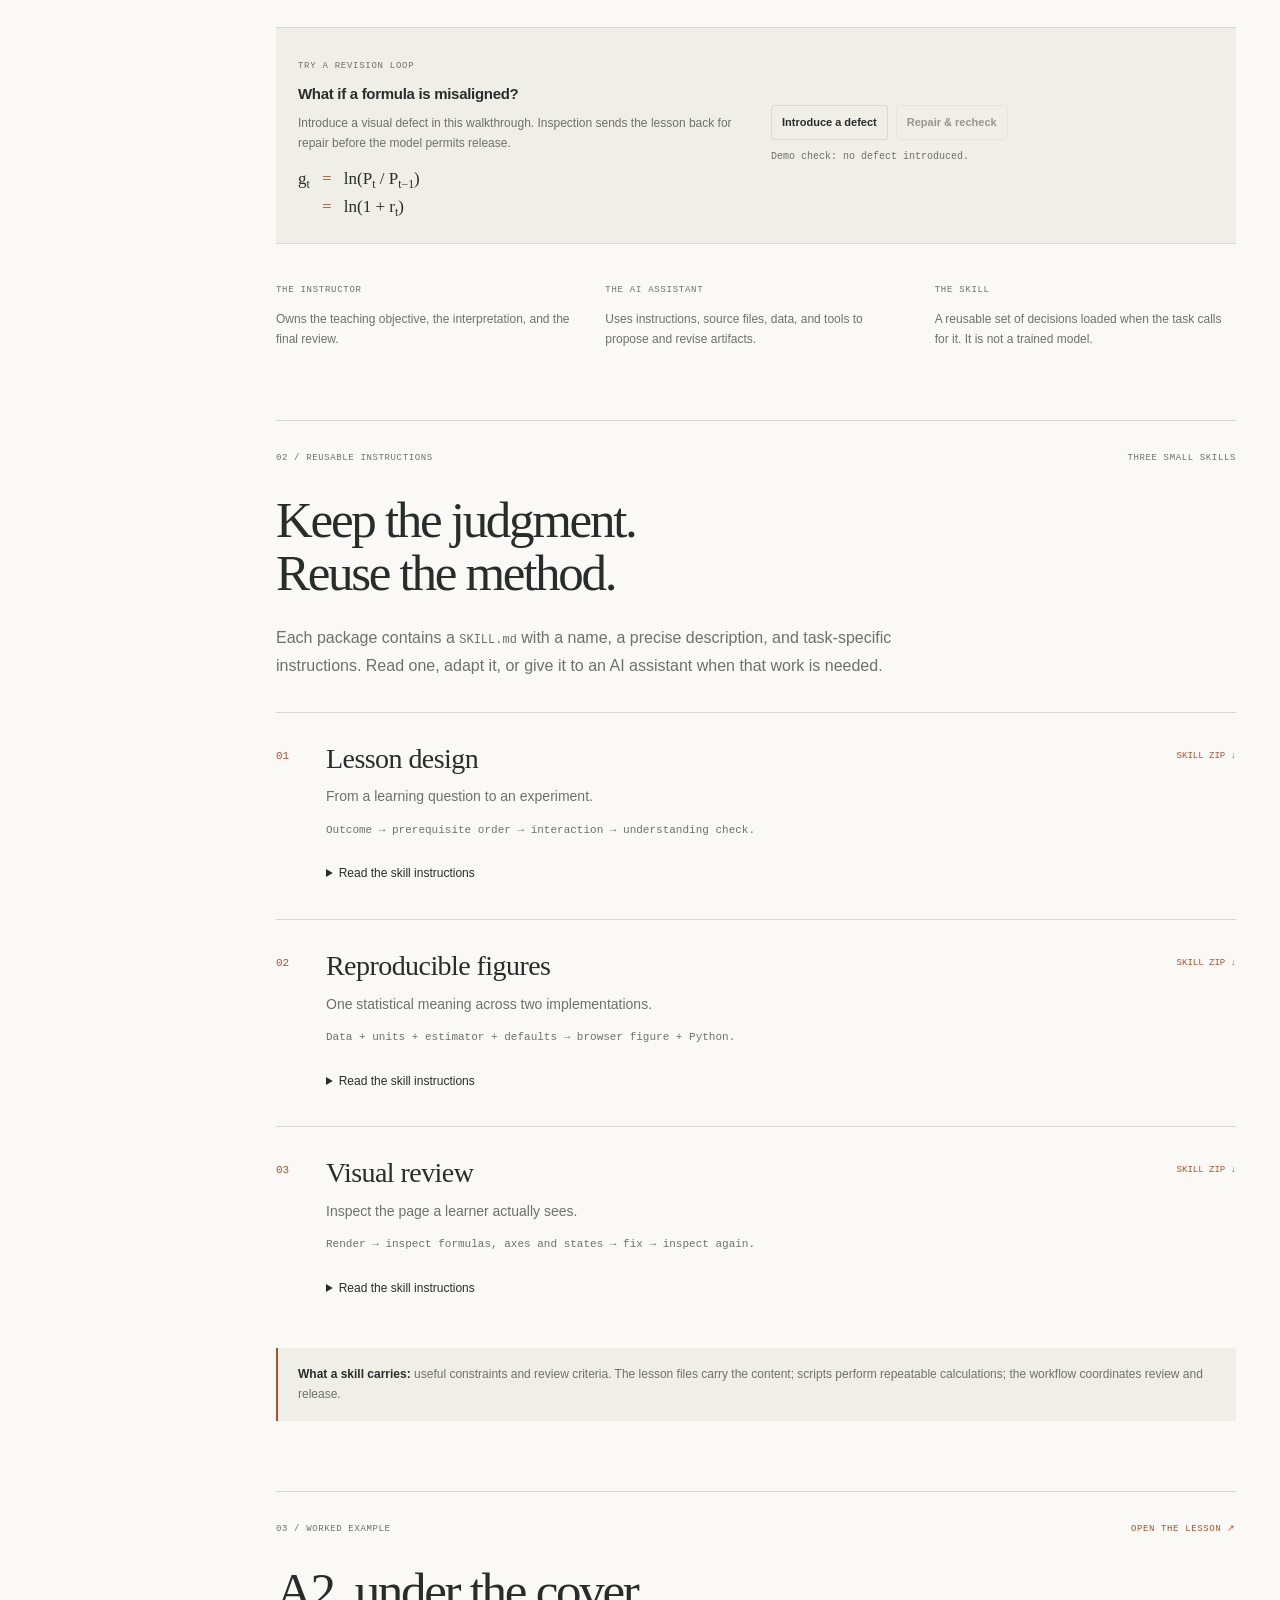
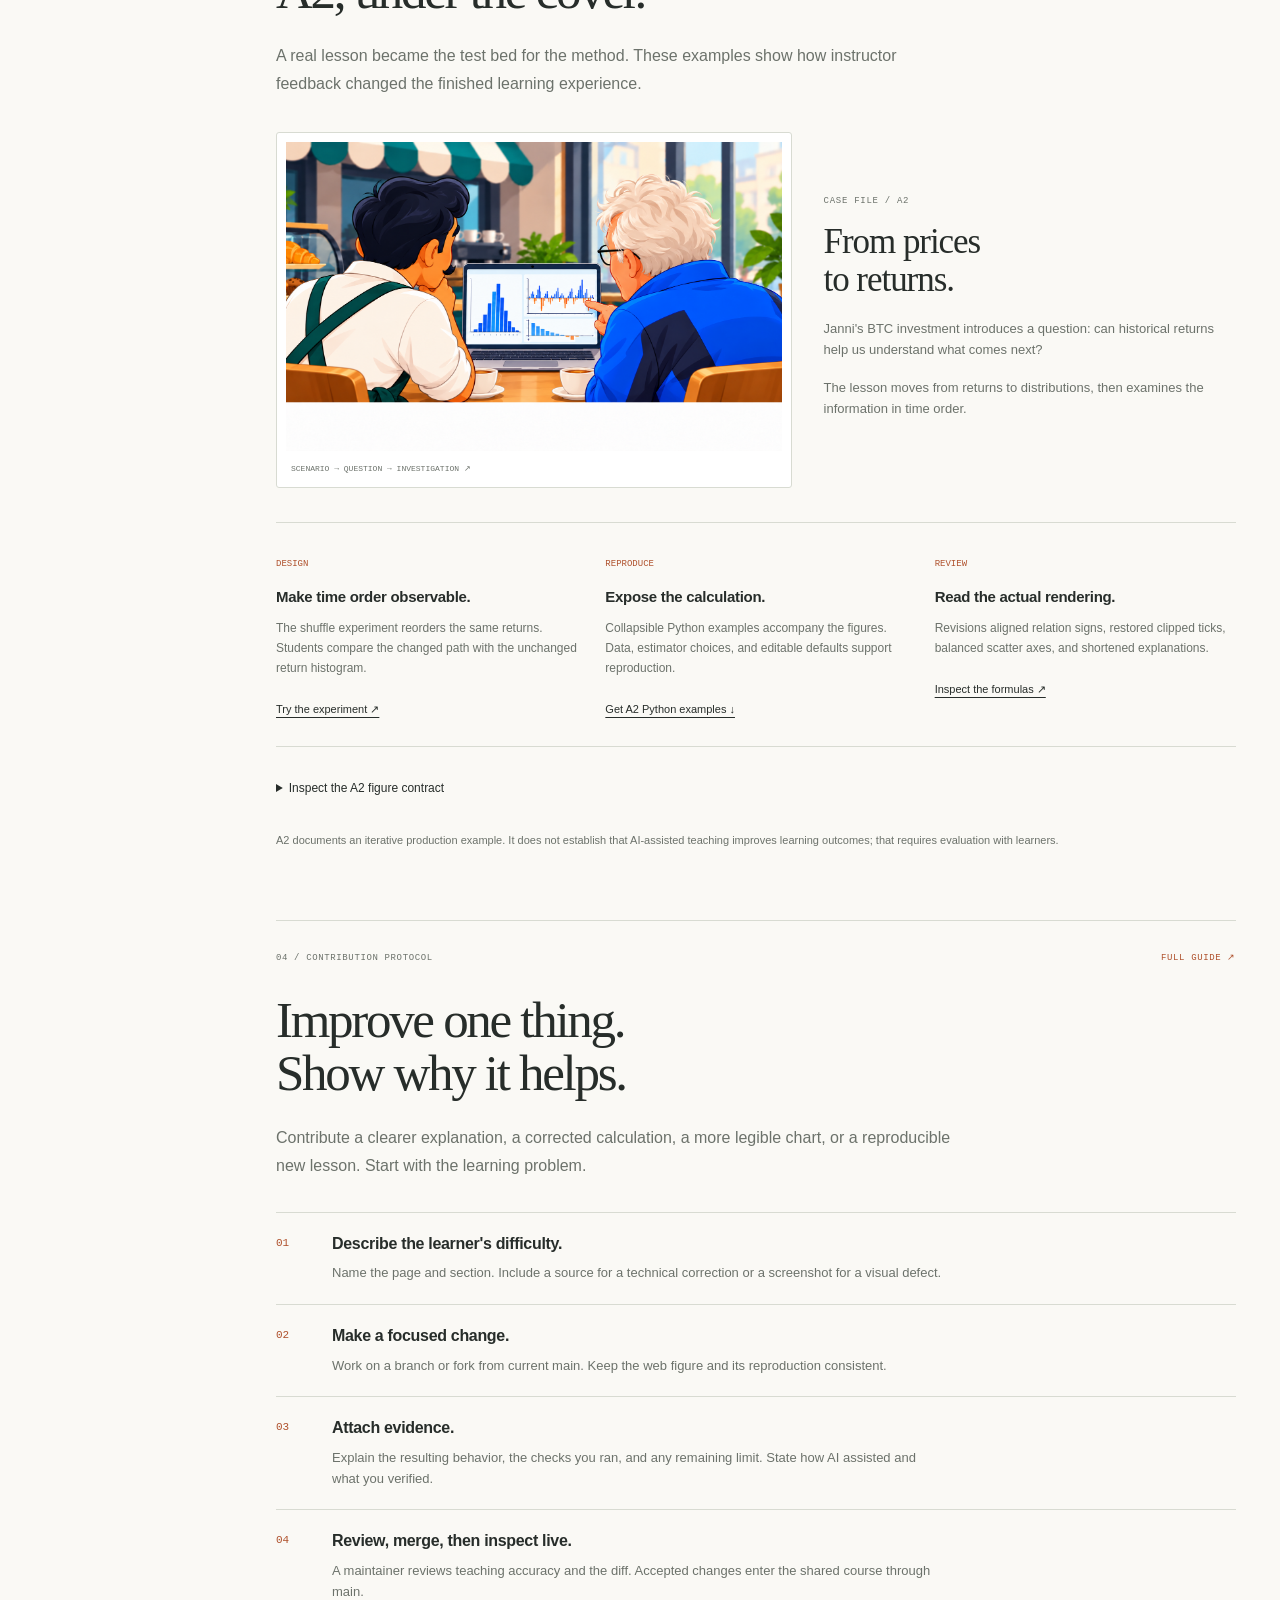
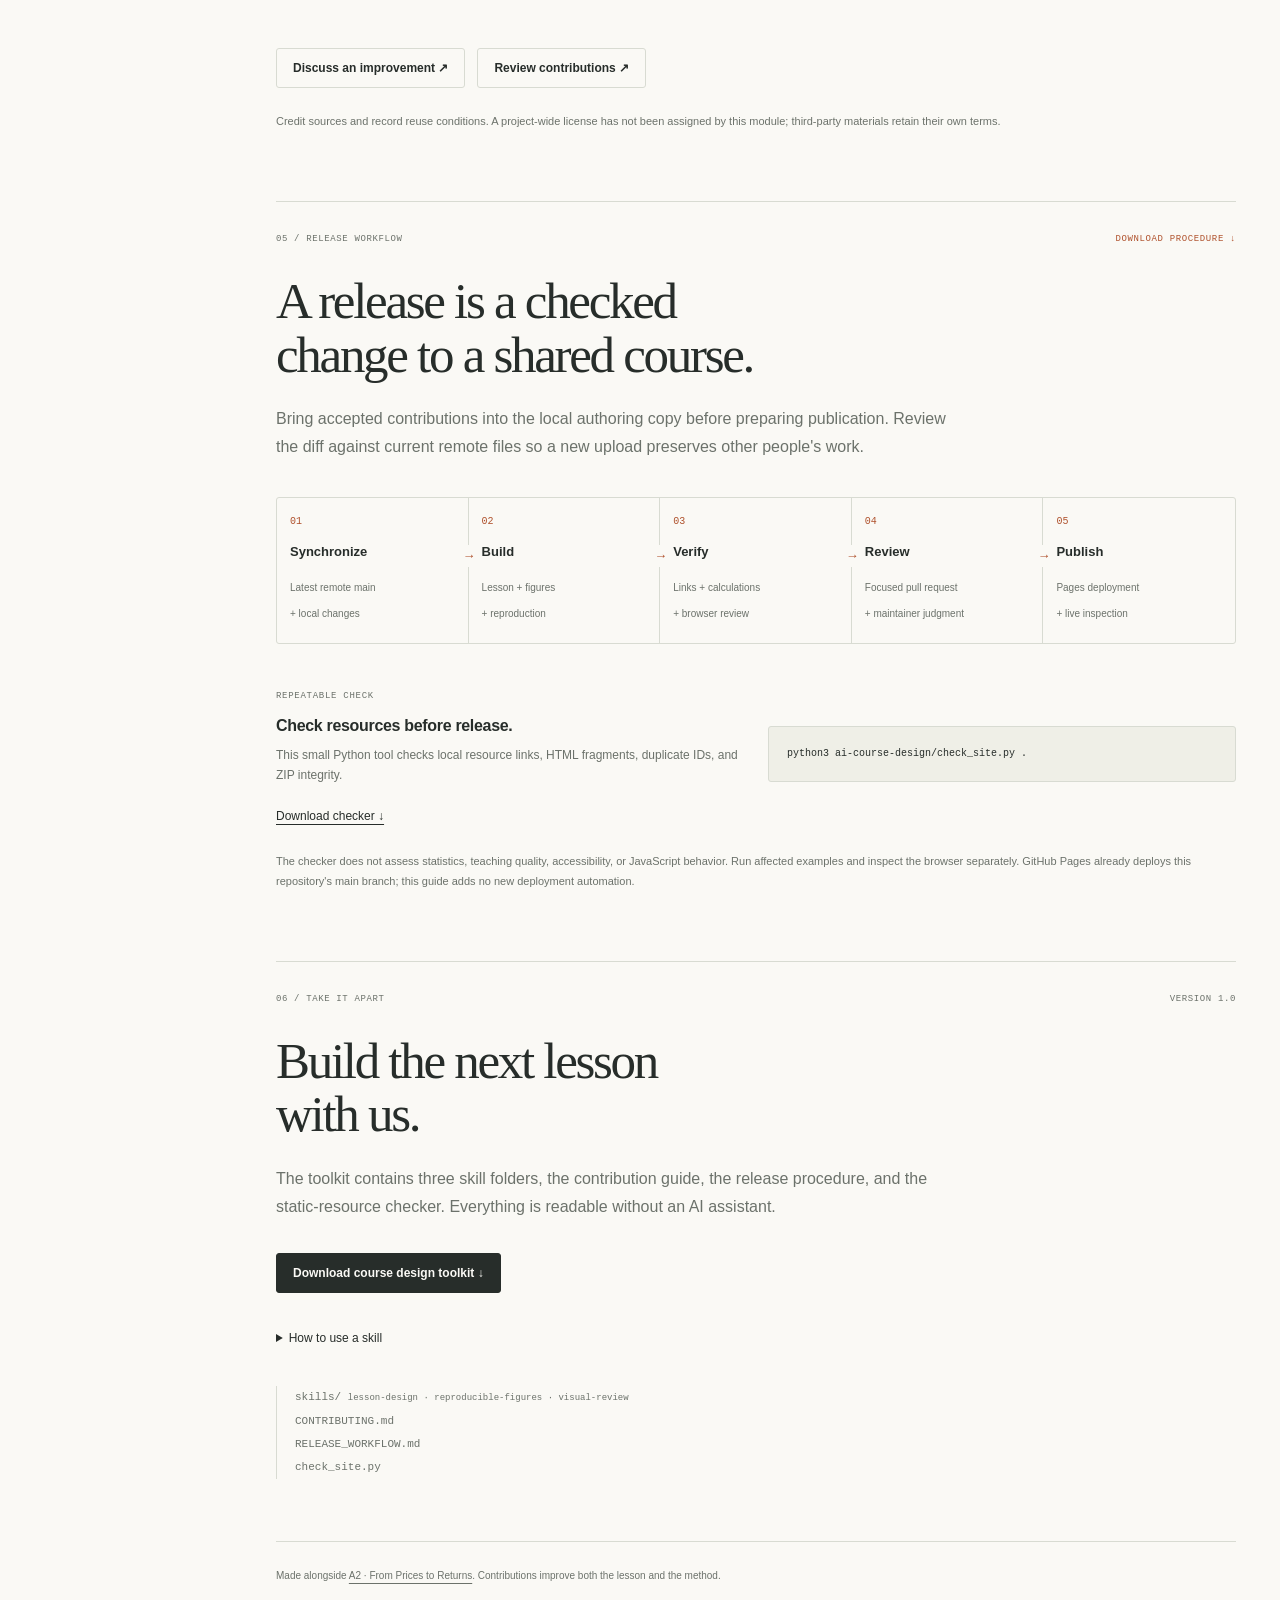
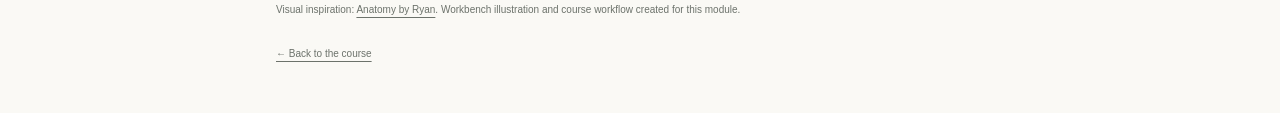
<file: ai-course-design/index.html>
<!doctype html>
<html lang="en"><head><meta charset="utf-8"><meta name="viewport" content="width=device-width,initial-scale=1"><meta name="description" content="An interactive engineering field guide to AI-assisted course design: three reusable skills, an A2 case study, contribution guidelines and a release workflow."><title>AI Course Design Lab · FinTech</title><link rel="stylesheet" href="style.css?v=20261030-1"><script defer src="lab.js?v=20261030-1"></script></head>
<body><a class="skip" href="#main">Skip to content</a><header class="topbar"><a class="wordmark" href="../index.html">FinTech <span>/ BUILD NOTES</span></a><nav aria-label="Site"><a href="../a2/index.html">Explore A2 ↗</a><a href="https://github.com/Rainy1993/fintech-course">GitHub ↗</a></nav></header>
<div class="layout"><aside class="side"><div class="side-title">FIELD GUIDE / 01</div><nav aria-label="On this page"><a href="#machine">The working model</a><a href="#skills">Three skills</a><a href="#case-study">Inside A2</a><a href="#contribute">Contribute</a><a href="#release">Release workflow</a><a href="#toolkit">Use the toolkit</a></nav><p>Human direction.<br>AI construction.<br>Shared improvement.</p><a class="back" href="../index.html">← Course home</a></aside>
<main id="main"><section class="hero"><div class="eyebrow">OPEN COURSE ENGINEERING</div><h1>AI course<br>design <em>lab.</em></h1><p class="lede">Turn a teaching question into an interactive lesson—and make the process reusable.</p><p class="hero-note">Three skills, one release workflow, and a working example from <a href="../a2/index.html">A2 · From Prices to Returns</a>.</p><div class="hero-actions"><a class="button primary" href="#machine">Operate the model ↓</a><a class="button" href="course-design-toolkit.zip" download>Download toolkit ↓</a></div><div class="spec-line"><span>03 SKILLS</span><span>01 CASE STUDY</span><span>STATIC WEB / PYTHON</span></div></section>
<section id="machine" class="section"><div class="section-label"><span>01 / MECHANISM</span><span>INTERACTIVE WALKTHROUGH</span></div><h2>How a lesson gets made.</h2><p class="intro">The brief feeds a sequence of workstations. AI drafts and builds; a teacher sets the goal, corrects the result, and decides when it is ready.</p>
<div class="machine-panel"><div class="machine-caption"><span>FIG. 01 / THE LESSON WORKBENCH</span><span id="machine-count">STATION 01 / 05</span></div><svg id="workbench" viewBox="0 85 900 265" role="img" aria-labelledby="machine-title machine-desc"><title id="machine-title">An illustrative five-station course workbench</title><desc id="machine-desc">Select a station below to see how a teaching brief becomes a reviewed course release. The carriage marks the selected stage.</desc></svg><div class="machine-legend"><span><i></i> Active workstation</span><span>Illustrative process model · no AI service is called</span></div></div>
<div class="station-tabs" role="group" aria-label="Choose a workstation"><button type="button" data-stage="0" aria-pressed="true"><small>01</small> Brief</button><button type="button" data-stage="1" aria-pressed="false"><small>02</small> Design</button><button type="button" data-stage="2" aria-pressed="false"><small>03</small> Build</button><button type="button" data-stage="3" aria-pressed="false"><small>04</small> Inspect</button><button type="button" data-stage="4" aria-pressed="false"><small>05</small> Release</button></div>
<div class="station-readout" aria-live="polite" aria-atomic="true"><div><span class="micro">CURRENT OPERATION</span><h3 id="operation-title">Define what a learner should be able to do.</h3><p id="operation-copy">Start with the audience, the prerequisite knowledge, and an observable learning outcome.</p><div class="station-actions"><button class="button" id="restart" type="button">Restart</button><button class="button primary" id="next-stage" type="button">Next station →</button></div></div><dl><div><dt>INPUT</dt><dd id="input">A teaching question and the learner's starting point.</dd></div><div><dt>AI WORK</dt><dd id="ai-work">Organize the supplied material and identify missing definitions.</dd></div><div><dt>HUMAN JUDGMENT</dt><dd id="human-work">Choose the goal and decide what belongs in this lesson.</dd></div><div><dt>OUTPUT</dt><dd id="output">An agreed lesson brief.</dd></div></dl></div>
<div class="inspection"><div><span class="micro">TRY A REVISION LOOP</span><h3>What if a formula is misaligned?</h3><p>Introduce a visual defect in this walkthrough. Inspection sends the lesson back for repair before the model permits release.</p><div class="formula-demo" id="formula-demo" aria-label="Illustrative formula alignment"><span>g<sub>t</sub></span><b>=</b><span>ln(P<sub>t</sub> / P<sub>t−1</sub>)</span><span></span><b class="second-sign">=</b><span>ln(1 + r<sub>t</sub>)</span></div></div><div class="inspection-controls"><button class="button" id="inject-defect" type="button">Introduce a defect</button><button class="button" id="repair" type="button" disabled>Repair &amp; recheck</button><output id="gate-status" role="status">Demo check: no defect introduced.</output></div></div><noscript><p>The controls require JavaScript. The full sequence is Brief → Design → Build → Inspect → Release; a failed inspection returns to Build.</p></noscript>
<div class="roles"><div><span class="micro">THE INSTRUCTOR</span><p>Owns the teaching objective, the interpretation, and the final review.</p></div><div><span class="micro">THE AI ASSISTANT</span><p>Uses instructions, source files, data, and tools to propose and revise artifacts.</p></div><div><span class="micro">THE SKILL</span><p>A reusable set of decisions loaded when the task calls for it. It is not a trained model.</p></div></div></section>
<section id="skills" class="section"><div class="section-label"><span>02 / REUSABLE INSTRUCTIONS</span><span>THREE SMALL SKILLS</span></div><h2>Keep the judgment.<br>Reuse the method.</h2><p class="intro">Each package contains a <code>SKILL.md</code> with a name, a precise description, and task-specific instructions. Read one, adapt it, or give it to an AI assistant when that work is needed.</p><article class="skill-row"><div class="skill-number">01</div><div><h3>Lesson design</h3><p>From a learning question to an experiment.</p><div class="contract">Outcome → prerequisite order → interaction → understanding check.</div><details><summary>Read the skill instructions</summary><pre><code>---
name: course-lesson-design
description: Design or revise an interactive course lesson when learning goals, prerequisite order, explanatory text, experiments, and assessment need to work together.
---
# Design an interactive lesson

Start from the requested learning outcome and the existing lesson. Preserve the instructor&#x27;s scope, audience, language, and accepted terminology. Ask only for missing information that changes the lesson.

## Decisions to make
- Write an observable outcome: what should a learner calculate, interpret, or distinguish?
- Identify the minimum prerequisite chain. Introduce notation before using it. Do not introduce a later model simply to explain today&#x27;s statistic.
- Use a motivating situation when it makes the learning question concrete. Keep the scenario separate from evidence.
- Give each interaction a learning purpose: predict, change one variable, observe, then explain. A slider without an interpretable consequence adds little.
- Prefer a short definition, a legible equation, and named parameters over repeated explanatory paragraphs. Keep the inference limit next to the conclusion it qualifies.
- Write understanding checks that distinguish likely misconceptions, with feedback explaining why an answer works.

## Evidence and review
Use the supplied dataset and verify external technical claims against primary sources. Distinguish an observed sample relationship from future forecasting performance. Do not invent evidence of learning effectiveness.

Deliver a coherent lesson or scoped revision, plus the checks performed and any unresolved teaching decision. If the instructor requests discussion first, offer concrete alternatives without editing.

## A2 example
The sequence is prices → simple/log returns → distribution versus time order → ACF and Ljung–Box → memory. The shuffle experiment keeps the set of returns fixed while changing their order. An AR model is deliberately outside the introductory explanation of ACF. These are A2 choices, not a universal lesson template.
</code></pre></details></div><a class="download-small" href="course-lesson-design.zip" download>SKILL ZIP ↓</a></article><article class="skill-row"><div class="skill-number">02</div><div><h3>Reproducible figures</h3><p>One statistical meaning across two implementations.</p><div class="contract">Data + units + estimator + defaults → browser figure + Python.</div><details><summary>Read the skill instructions</summary><pre><code>---
name: course-reproducible-figures
description: Create or revise course statistics figures with downloadable Python examples when the web display and reproduction must agree on data, units, estimators, and parameters.
---
# Build reproducible course figures

Inspect the existing browser calculation and source data before writing a second implementation. Record the figure contract: data columns and window, missing-value handling, units, transformation, estimator, parameter defaults, and any random seed.

## Keep the two implementations consistent
- Match the statistical definition, not only the appearance. A correlation of overlapping pairs and an ACF using a whole-sample denominator can differ.
- Keep percentages and percentage points explicit. State whether standard deviation uses a sample or population denominator.
- For a KDE, distinguish an absolute bandwidth from a library&#x27;s dimensionless bandwidth factor.
- For simulated data, specify the generator and seed. Equal seeds across different generators do not guarantee equal samples.
- Make chart controls and labels read the same state as the calculation. Give changing settings an observable meaning.
- Use equal units and axis scales where geometric comparison requires them, especially yesterday-versus-today scatter plots.

Provide a standalone Python script with editable parameters and clear dependency and data instructions. Use paths relative to the script or an explicit input path; never depend on the author&#x27;s private folders. A static reproduction may match a selected interactive state; state which one.

## Verify observable agreement
Run the script against the packaged data. Compare representative numbers and endpoints with the web implementation using a tolerance appropriate to floating-point and displayed rounding. Check the downloadable code, inline code, and bundle are consistent. Open the chart to inspect ticks, units, and clipping.

## A2 example
A2 uses 93 BTC daily prices and 92 log returns. Its BTC ACF uses a whole-sample denominator; the simulated memory charts use overlapping-pair Pearson correlations. Preserve and explain this distinction when reproducing them rather than silently substituting one estimator for the other.
</code></pre></details></div><a class="download-small" href="course-reproducible-figures.zip" download>SKILL ZIP ↓</a></article><article class="skill-row"><div class="skill-number">03</div><div><h3>Visual review</h3><p>Inspect the page a learner actually sees.</p><div class="contract">Render → inspect formulas, axes and states → fix → inspect again.</div><details><summary>Read the skill instructions</summary><pre><code>---
name: course-visual-review
description: Inspect and improve course webpage readability when formulas, charts, callout boxes, responsive layouts, or interaction states have visual defects.
---
# Review a course page visually

Read the local styling and inspect the rendered page before editing. Preserve the requested visual language and content scope. Treat a screenshot as evidence of a visible defect, not as a complete account of the underlying layout.

## Formulas
- Keep a variable close to its relation sign with balanced spacing on both sides.
- Use one shared relation column for multi-line derivations. Align equals and approximate-equals signs. Center a relation sign on a fraction&#x27;s rule.
- Keep subscripts attached, limits legible, and terms together where possible. Do not use repeated spaces to align mathematical content.
- Use a single line for a short calculation if it fits; allow structured wrapping at narrow widths.

## Charts and layout
- Check ticks, units, label clipping, plot proportions, caption lengths, and the balance between adjacent figures.
- Give color a stable meaning. Use a small set of existing box types; do not invent a new fill for every example.
- Check default, final, replay, selected, expanded, and error states where relevant to the change.
- Check at a desktop width and a narrow mobile width. Keep native keyboard focus, readable labels, and a reduced-motion alternative.

## Verify the fix
Inspect the actual computed layout and a fresh screenshot after the change. Account for CSS cascade and stale asset caches. A selector existing in a stylesheet does not prove that it wins. Report the states and widths actually inspected; do not claim a comprehensive accessibility audit from a small visual check.

## A2 example
A2 revisions aligned = and ≈, reduced excessive left-hand formula spacing, fixed clipped price-axis labels, and equalized scatter-plot axes. Convert these into reusable checks rather than hard-coded A2 pixel dimensions.
</code></pre></details></div><a class="download-small" href="course-visual-review.zip" download>SKILL ZIP ↓</a></article><div class="note"><strong>What a skill carries:</strong> useful constraints and review criteria. The lesson files carry the content; scripts perform repeatable calculations; the workflow coordinates review and release.</div></section>
<section id="case-study" class="section"><div class="section-label"><span>03 / WORKED EXAMPLE</span><a href="../a2/index.html">OPEN THE LESSON ↗</a></div><h2>A2, under the cover.</h2><p class="intro">A real lesson became the test bed for the method. These examples show how instructor feedback changed the finished learning experience.</p><div class="case-layout"><a class="case-visual" href="../a2/index.html#story"><img src="../assets/storyboard_v2/scene_04_returns_views_rear.png" alt="Janni and Wolfgang view a laptop with returns, a distribution and an ACF in the A2 story" loading="lazy"><span>SCENARIO → QUESTION → INVESTIGATION ↗</span></a><div class="case-summary"><span class="micro">CASE FILE / A2</span><h3>From prices<br>to returns.</h3><p>Janni's BTC investment introduces a question: can historical returns help us understand what comes next?</p><p>The lesson moves from returns to distributions, then examines the information in time order.</p></div></div>
<div class="case-ledger"><article><span>DESIGN</span><h3>Make time order observable.</h3><p>The shuffle experiment reorders the same returns. Students compare the changed path with the unchanged return histogram.</p><a href="../a2/index.html#game">Try the experiment ↗</a></article><article><span>REPRODUCE</span><h3>Expose the calculation.</h3><p>Collapsible Python examples accompany the figures. Data, estimator choices, and editable defaults support reproduction.</p><a href="../assets/python/fintech_python_examples.zip" download>Get A2 Python examples ↓</a></article><article><span>REVIEW</span><h3>Read the actual rendering.</h3><p>Revisions aligned relation signs, restored clipped ticks, balanced scatter axes, and shortened explanations.</p><a href="../a2/index.html#returns">Inspect the formulas ↗</a></article></div><details class="case-detail"><summary>Inspect the A2 figure contract</summary><div class="table-wrap"><table><thead><tr><th>Field</th><th>A2 convention</th></tr></thead><tbody><tr><td>Data window</td><td>7 April–8 July 2026 · 93 daily BTC prices</td></tr><tr><td>Returns</td><td>92 log returns; graph values in percentage points</td></tr><tr><td>BTC ACF</td><td>Mean-centered lag products divided by the whole-sample sum of squares</td></tr><tr><td>Simulated patterns</td><td>A shared deterministic innovation sequence; overlapping-pair Pearson correlations</td></tr><tr><td>Interpretation</td><td>Sample dependence is a clue to memory; useful future forecasting needs further validation.</td></tr></tbody></table></div></details><p class="fine">A2 documents an iterative production example. It does not establish that AI-assisted teaching improves learning outcomes; that requires evaluation with learners.</p></section>
<section id="contribute" class="section"><div class="section-label"><span>04 / CONTRIBUTION PROTOCOL</span><a href="../CONTRIBUTING.md">FULL GUIDE ↗</a></div><h2>Improve one thing.<br>Show why it helps.</h2><p class="intro">Contribute a clearer explanation, a corrected calculation, a more legible chart, or a reproducible new lesson. Start with the learning problem.</p><ol class="protocol"><li><span>01</span><div><h3>Describe the learner's difficulty.</h3><p>Name the page and section. Include a source for a technical correction or a screenshot for a visual defect.</p></div></li><li><span>02</span><div><h3>Make a focused change.</h3><p>Work on a branch or fork from current main. Keep the web figure and its reproduction consistent.</p></div></li><li><span>03</span><div><h3>Attach evidence.</h3><p>Explain the resulting behavior, the checks you ran, and any remaining limit. State how AI assisted and what you verified.</p></div></li><li><span>04</span><div><h3>Review, merge, then inspect live.</h3><p>A maintainer reviews teaching accuracy and the diff. Accepted changes enter the shared course through main.</p></div></li></ol><div class="link-pair"><a class="button" href="https://github.com/Rainy1993/fintech-course/issues">Discuss an improvement ↗</a><a class="button" href="https://github.com/Rainy1993/fintech-course/pulls">Review contributions ↗</a></div><p class="fine">Credit sources and record reuse conditions. A project-wide license has not been assigned by this module; third-party materials retain their own terms.</p></section>
<section id="release" class="section"><div class="section-label"><span>05 / RELEASE WORKFLOW</span><a href="RELEASE_WORKFLOW.md" download>DOWNLOAD PROCEDURE ↓</a></div><h2>A release is a checked<br>change to a shared course.</h2><p class="intro">Bring accepted contributions into the local authoring copy before preparing publication. Review the diff against current remote files so a new upload preserves other people's work.</p><ol class="release-flow"><li><b>01</b><strong>Synchronize</strong><span>Latest remote main<br>+ local changes</span></li><li><b>02</b><strong>Build</strong><span>Lesson + figures<br>+ reproduction</span></li><li><b>03</b><strong>Verify</strong><span>Links + calculations<br>+ browser review</span></li><li><b>04</b><strong>Review</strong><span>Focused pull request<br>+ maintainer judgment</span></li><li><b>05</b><strong>Publish</strong><span>Pages deployment<br>+ live inspection</span></li></ol><div class="verification"><div><span class="micro">REPEATABLE CHECK</span><h3>Check resources before release.</h3><p>This small Python tool checks local resource links, HTML fragments, duplicate IDs, and ZIP integrity.</p><a href="check_site.py" download>Download checker ↓</a></div><pre><code>python3 ai-course-design/check_site.py .</code></pre></div><p class="fine">The checker does not assess statistics, teaching quality, accessibility, or JavaScript behavior. Run affected examples and inspect the browser separately. GitHub Pages already deploys this repository's main branch; this guide adds no new deployment automation.</p></section>
<section id="toolkit" class="section toolkit"><div class="section-label"><span>06 / TAKE IT APART</span><span>VERSION 1.0</span></div><h2>Build the next lesson<br>with us.</h2><p class="intro">The toolkit contains three skill folders, the contribution guide, the release procedure, and the static-resource checker. Everything is readable without an AI assistant.</p><a class="button primary" href="course-design-toolkit.zip" download>Download course design toolkit ↓</a><details><summary>How to use a skill</summary><p>Extract the ZIP and read its <code>SKILL.md</code>. Attach the relevant file to an assistant with your lesson request, or place the extracted skill folder in your assistant's configured skill directory. Installation varies by tool; the download does not install or run anything automatically.</p><pre><code>Use course-reproducible-figures to update the A2 ACF.
Keep the data window and units explicit. Match the web
estimator in Python, then compare representative values.</code></pre></details><p class="toolkit-tree">skills/ <span>lesson-design · reproducible-figures · visual-review</span><br>CONTRIBUTING.md<br>RELEASE_WORKFLOW.md<br>check_site.py</p></section>
<footer><p>Made alongside <a href="../a2/index.html">A2 · From Prices to Returns</a>. Contributions improve both the lesson and the method.</p><p>Visual inspiration: <a href="https://skills.wheresryan.sh/anatomy">Anatomy by Ryan</a>. Workbench illustration and course workflow created for this module.</p><a href="../index.html">← Back to the course</a></footer></main></div></body></html>
</file>
<file: a2/style.css>
:root{--ink:#203449;--muted:#637589;--blue:#2167a0;--teal:#0e8d84;--orange:#c87229;--line:#dce5eb;--paper:#fff;--wash:#f4f8fa;--good:#d9f2e9;--bad:#fff0df;font-family:Inter,Arial,"Noto Sans SC",sans-serif;color:var(--ink)}
*{box-sizing:border-box}html{scroll-behavior:smooth}body{margin:0;background:var(--paper);line-height:1.65}a{color:var(--blue)}button,input{font:inherit}button{cursor:pointer}.site-header{height:68px;border-bottom:1px solid var(--line);display:flex;align-items:center;justify-content:space-between;padding:0 clamp(18px,3vw,42px);background:#fff;position:sticky;top:0;z-index:10}.brand{font-weight:800;letter-spacing:-.02em;text-decoration:none;color:var(--ink)}.brand span{color:var(--teal)}.head-links{display:flex;gap:22px;font-size:.93rem}.shell{display:grid;grid-template-columns:230px minmax(0,820px) 190px;gap:clamp(22px,3vw,48px);max-width:1450px;margin:auto;padding:34px clamp(18px,3vw,40px)}.left-nav,.right-nav{align-self:start;position:sticky;top:100px;font-size:.9rem}.left-nav h3,.right-nav h3{font-size:.74rem;text-transform:uppercase;letter-spacing:.11em;color:var(--muted);margin:0 0 12px}.left-nav a,.right-nav a{display:block;text-decoration:none;color:var(--muted);padding:8px 10px;border-radius:8px}.left-nav a:hover,.right-nav a:hover,.left-nav a.active{background:var(--wash);color:var(--blue)}.left-nav a.active{border-left:3px solid var(--teal);font-weight:700}.right-nav{border-left:1px solid var(--line);padding-left:16px}.eyebrow{color:var(--teal);font-size:.82rem;text-transform:uppercase;letter-spacing:.12em;font-weight:800}.hero{border-bottom:1px solid var(--line);padding:13px 0 28px}.hero h1{font-size:clamp(2.1rem,4vw,3.25rem);line-height:1.18;letter-spacing:-.045em;margin:.4rem 0}.hero p{font-size:1.13rem;color:var(--muted);max-width:670px;margin:0}.meta{display:flex;flex-wrap:wrap;gap:9px;margin-top:20px}.chip{background:#edf6f5;color:#096f68;border:1px solid #cce9e4;border-radius:100px;padding:4px 11px;font-size:.79rem;font-weight:700}.lesson-section{padding-top:33px;scroll-margin-top:86px}.lesson-section h2{font-size:1.55rem;letter-spacing:-.025em;margin:0 0 12px}.lesson-section p{margin:.65rem 0 1rem}.callout{background:#edf6f5;border-left:4px solid var(--teal);padding:15px 18px;border-radius:0 9px 9px 0}.formula{background:#f1f5f8;border:1px solid var(--line);border-radius:12px;padding:17px 22px;margin:18px 0;font-size:1.18rem;font-weight:700;overflow:auto}.steps{display:grid;grid-template-columns:repeat(3,1fr);gap:12px;margin:20px 0}.step{border:1px solid var(--line);border-radius:12px;padding:16px;background:#fff}.step strong{display:block;font-size:1.2rem;color:var(--blue)}.step small{color:var(--muted)}.media-card,.game-card{border:1px solid var(--line);border-radius:16px;overflow:hidden;box-shadow:0 7px 24px #1639550a;background:#fff}.media-card video{display:block;width:100%;background:#303030}.media-caption{padding:13px 18px;color:var(--muted);font-size:.9rem}.game-card{padding:22px}.game-head{display:flex;align-items:baseline;justify-content:space-between;gap:15px}.game-head h3{margin:0;font-size:1.2rem}.game-head small{color:var(--muted)}.controls{display:grid;grid-template-columns:repeat(2,1fr);gap:20px;margin:18px 0}.control{background:var(--wash);padding:15px;border-radius:12px}.control label{display:flex;justify-content:space-between;font-weight:700;margin-bottom:8px}.control output{color:var(--teal)}.control input{width:100%;accent-color:var(--teal)}.control .range-labels{display:flex;justify-content:space-between;color:var(--muted);font-size:.76rem}.money-row{display:grid;grid-template-columns:repeat(3,1fr);gap:10px}.money-box{border:1px solid var(--line);padding:14px;border-radius:12px}.money-box small{display:block;color:var(--muted)}.money-box b{display:block;font-size:1.45rem}.money-box:last-child{background:#edf6f5;border-color:#b9ded9}.game-equation{background:#f8fafb;border:1px dashed #b9cbd5;border-radius:10px;padding:11px 15px;margin-top:15px;font-family:ui-monospace,monospace}.challenge{padding:16px;background:#fff8ef;border-radius:12px;margin-top:18px}.challenge h4{margin:0 0 5px}.challenge p{margin:0 0 10px}.challenge button,.primary-link{display:inline-block;background:var(--blue);color:white;border:0;border-radius:8px;padding:9px 14px;text-decoration:none;font-weight:700}.feedback{margin-top:12px;padding:10px 12px;border-radius:8px;background:var(--wash)}.feedback.good{background:var(--good)}.feedback.try{background:var(--bad)}.comparison{width:100%;border-collapse:collapse;margin:18px 0}.comparison th,.comparison td{text-align:left;border-bottom:1px solid var(--line);padding:11px 10px}.comparison th{background:var(--wash)}.quiz{border:1px solid var(--line);border-radius:12px;padding:18px}.quiz label{display:block;margin:8px 0}.quiz button{margin-top:10px;padding:8px 13px;background:var(--teal);color:#fff;border:0;border-radius:7px}.source-list{font-size:.91rem;color:var(--muted)}.course-footer{margin:44px 0 10px;border-top:1px solid var(--line);padding-top:25px;color:var(--muted);font-size:.9rem}
@media(max-width:1050px){.shell{grid-template-columns:180px minmax(0,1fr)}.right-nav{display:none}}@media(max-width:700px){.shell{display:block;padding:18px}.left-nav{position:static;display:flex;overflow:auto;gap:4px;white-space:nowrap;margin-bottom:20px}.left-nav h3{display:none}.left-nav a{border:1px solid var(--line)}.head-links{gap:10px}.steps,.controls,.money-row{grid-template-columns:1fr}.site-header{height:58px}.hero h1{font-size:2rem}}@media(prefers-reduced-motion:reduce){html{scroll-behavior:auto}}
.bar-chart{display:flex;align-items:end;justify-content:space-around;gap:15px;height:190px;border-bottom:2px solid var(--line);margin:19px 0 12px;padding:0 10px}.bar-col{width:30%;display:flex;align-items:center;flex-direction:column;justify-content:flex-end;height:100%}.bar-col .bar{width:min(82px,70%);border-radius:8px 8px 0 0;background:var(--blue);transition:height .16s}.bar-col:nth-child(2) .bar{background:var(--teal)}.bar-col:nth-child(3) .bar{background:var(--orange)}.bar-col strong{font-size:.88rem}.bar-col small{font-size:.79rem;color:var(--muted);margin-top:6px}.bar-col .bar-label{font-size:.8rem;font-weight:700;margin-bottom:3px}
/* Scene and distribution lab */
:root{font-family:Inter,Arial,sans-serif}.story-figure{margin:18px 0;border:1px solid var(--line);border-radius:16px;overflow:hidden;background:#f6f8fa}.story-figure img{display:block;width:100%;aspect-ratio:16/9;object-fit:cover}.story-figure figcaption{padding:8px 15px;color:var(--muted);font-size:.84rem}.dialogue{display:grid;grid-template-columns:repeat(3,1fr);gap:10px;margin:18px 0}.dialogue p{margin:0;background:#edf6f5;border:1px solid #cce9e4;border-radius:12px;padding:13px 15px;line-height:1.45}.dialogue p:nth-child(2){background:#eff5fb;border-color:#d3e2f0}.dialogue p:nth-child(3){background:#fff6ea;border-color:#f0debf}.choice{margin:4px 4px 4px 9px;border:1px solid var(--teal);color:var(--teal);background:white;border-radius:7px;padding:3px 10px;font-weight:700}.choice:hover{background:#dff4f0}#price-feedback{display:block;margin-top:6px;font-weight:600}.bridge{color:var(--muted)}.equation-sequence{display:grid;grid-template-columns:repeat(3,1fr);gap:12px;margin:16px 0}.equation-sequence>div{border:1px solid var(--line);border-radius:12px;padding:15px;background:var(--wash)}.equation-sequence small,.equation-sequence b,.equation-sequence span{display:block}.equation-sequence small{color:var(--muted)}.equation-sequence b{font-size:1.15rem;color:var(--blue)}.equation-sequence span{font-size:.87rem}.log-proof{display:flex;align-items:center;justify-content:center;flex-wrap:wrap;gap:10px;border:1px solid #b6ddd8;background:#eff8f6;padding:14px;border-radius:10px;font-family:ui-monospace,monospace;font-size:clamp(.85rem,1.8vw,1.1rem)}.lab-controls{display:flex;align-items:end;gap:16px;flex-wrap:wrap;margin:16px 0}.lab-controls label{font-weight:700}.lab-controls select{margin-left:6px;padding:5px;border:1px solid var(--line);border-radius:6px}.lab-controls input{display:block;width:200px;accent-color:var(--teal)}.lab-buttons{display:flex;gap:8px}.lab-buttons button{border:0;border-radius:8px;background:var(--blue);color:white;padding:8px 12px;font-weight:700}.lab-buttons button:nth-child(2){background:#eaf0f4;color:var(--ink)}.lab-stats{display:grid;grid-template-columns:repeat(3,1fr);gap:8px}.lab-stats>div{border:1px solid var(--line);border-radius:10px;padding:9px 13px}.lab-stats small,.lab-stats strong{display:block}.lab-stats small{color:var(--muted)}.lab-stats strong{font-size:1.2rem}.chart-grid{display:grid;grid-template-columns:repeat(2,minmax(0,1fr));gap:12px;margin:14px 0}.chart-grid figure{margin:0;border:1px solid var(--line);border-radius:11px;padding:10px;min-width:0}.chart-grid figcaption{font-size:.86rem;font-weight:700;color:var(--ink)}.lab-chart{display:block;width:100%;height:auto}.challenge label{display:block;margin:5px 0}.challenge button{margin-top:7px}
@media(max-width:700px){.dialogue,.equation-sequence,.lab-stats,.chart-grid{grid-template-columns:1fr}.story-figure img{aspect-ratio:4/3}.lab-controls{display:block}.lab-controls>*{display:block;margin:10px 0}.lab-buttons{display:flex}}
.log-media{margin:18px 0}.log-media video{max-height:430px}
.story-video{margin:16px 0}.transcript{border:1px solid var(--line);border-radius:10px;padding:10px 15px;margin:14px 0;background:var(--wash)}.transcript summary{cursor:pointer;font-weight:700;color:var(--blue)}.transcript p{margin:8px 0}.data-note{font-size:.87rem;color:var(--muted)}
.story-sequence{margin:16px 0}.story-picture{display:block;width:100%;padding:0;border:0;background:#fff;cursor:pointer}.story-picture img{display:block;width:100%;aspect-ratio:16/9;object-fit:contain}.story-picture:focus-visible,.story-controls button:focus-visible{outline:3px solid var(--teal);outline-offset:3px}.story-caption{display:flex;align-items:baseline;gap:14px;min-height:82px;padding:18px 22px;background:#f1f7f7}.story-caption span{flex:0 0 92px;color:#08746d;font-size:.83rem;font-weight:800;text-transform:uppercase;letter-spacing:.04em}.story-caption strong{font-size:clamp(1rem,2.1vw,1.28rem);line-height:1.35}.story-controls{display:flex;align-items:center;justify-content:space-between;gap:12px;padding:11px 18px;border-top:1px solid var(--line)}.story-controls button{border:1px solid var(--line);border-radius:8px;background:#fff;color:var(--blue);padding:7px 12px;font-weight:700}.story-controls button:hover:not(:disabled){background:var(--wash)}.story-controls button:disabled{opacity:.45;cursor:default}.story-controls span{color:var(--muted);font-size:.85rem;font-variant-numeric:tabular-nums}@media(max-width:700px){.story-caption{display:block;min-height:96px;padding:13px 16px}.story-caption span{display:block;margin-bottom:3px}}
.story-caption[hidden]{display:none}

.log-visual{margin:18px 0;border:1px solid var(--line);border-radius:14px;overflow:hidden;background:#f7fafb}.log-visual img{display:block;width:100%;height:auto}.log-visual figcaption{padding:10px 16px;background:#fff;color:var(--muted);font-size:.92rem}.log-visual figcaption strong{color:var(--ink)}
.explore-card,.explore-figure,.noise-aside{border:1px solid var(--line);border-radius:14px;background:#fff;margin:17px 0;overflow:hidden}.explore-card{padding:16px}.explore-head{display:flex;align-items:baseline;justify-content:space-between;gap:10px}.explore-head h3{margin:0;font-size:1.1rem}.explore-head span{font-size:.82rem;color:var(--muted)}.view-switch{display:flex;flex-wrap:wrap;gap:7px;margin:13px 0}.view-switch button{border:1px solid #b6d3db;border-radius:8px;background:#fff;color:var(--blue);padding:7px 10px;font-weight:700}.view-switch button.selected{background:var(--blue);color:#fff}.bin-control{display:flex;align-items:center;gap:15px;font-size:.87rem}.bin-control input{accent-color:var(--teal)}.explore-plot{display:block;width:100%;height:auto}.explore-note{font-size:.9rem;color:var(--ink);background:#edf6f5;padding:9px 12px;border-radius:8px}.explore-figure figcaption{padding:9px 15px;font-weight:700;background:var(--wash)}.question-bridge{border-left:4px solid var(--blue);background:#eef5f9;padding:13px 16px;margin:19px 0}.concept-card{background:#e7f5f1;border-radius:11px;padding:15px 17px;margin:18px 0}.noise-aside{padding:11px 15px}.noise-aside summary{cursor:pointer;font-weight:700;color:var(--blue)}.closing-line{font-size:1.05rem}.closing-line strong{color:#08746d}@media(max-width:700px){.explore-head{display:block}.bin-control{display:block}.bin-control input{display:block;width:100%}}
</file>
<file: a2/design.css>
/* Editorial course theme, inspired by the reading rhythm of Anatomy. */
:root{--ink:#202522;--muted:#646d69;--blue:#315c66;--teal:#246f69;--orange:#bc7651;--line:#dddcd6;--paper:#fbfaf7;--wash:#f1f0eb;--good:#e6f0e8;--bad:#f8ede3;font-family:Inter,ui-sans-serif,system-ui,-apple-system,BlinkMacSystemFont,"Segoe UI",sans-serif;color:var(--ink)}
html{scroll-padding-top:78px}body{background:var(--paper);font-size:16px;line-height:1.68;color:var(--ink)}
::selection{background:#d9e9e3;color:var(--ink)}
a{color:#285a64;text-decoration-thickness:1px;text-underline-offset:3px}a:hover{color:#b35e3f}
button{transition:background-color .18s ease,border-color .18s ease,transform .18s ease}button:hover{transform:translateY(-1px)}button:active{transform:translateY(0)}button:focus-visible,a:focus-visible,input:focus-visible,summary:focus-visible{outline:2px solid #bc7651;outline-offset:3px}
.site-header{height:66px;border-bottom:1px solid #e3e1da;background:rgba(251,250,247,.94);backdrop-filter:blur(14px);padding:0 clamp(20px,4vw,64px)}
.brand{font-size:1rem;letter-spacing:-.035em;font-weight:750}.brand span{color:#bc7651}.head-links a{font-size:.8rem;font-weight:650;letter-spacing:.03em;text-decoration:none;color:var(--muted);border-bottom:1px solid transparent}.head-links a:hover{border-color:#bc7651;color:var(--ink)}
.shell{grid-template-columns:185px minmax(0,790px) 156px;gap:clamp(26px,3.5vw,58px);max-width:1390px;padding:48px clamp(20px,4vw,62px) 80px}
.left-nav,.right-nav{top:102px;font-size:.8rem}.left-nav h3,.right-nav h3{font-size:.67rem;letter-spacing:.16em;font-weight:800;color:#8c938e;padding-left:11px;margin-bottom:16px}.left-nav a,.right-nav a{border-radius:0;padding:8px 11px;line-height:1.35;color:#59625e}.left-nav a:hover,.right-nav a:hover{background:transparent;color:#b35e3f}.left-nav a.active{background:transparent;color:#1d514b;border-left:2px solid #b35e3f;padding-left:9px;font-weight:700}.right-nav{border-left:1px solid #e3e1da;padding-left:15px}
.hero{padding:17px 0 53px;border-bottom:1px solid #cbc9c1;position:relative}.eyebrow{font-size:.69rem;color:#b35e3f;font-weight:750;letter-spacing:.16em}.hero h1{font-family:Georgia,"Times New Roman",serif;font-weight:500;font-size:clamp(3.4rem,6.8vw,5.9rem);line-height:1.02;letter-spacing:-.055em;max-width:760px;margin:25px 0 22px}.hero p{font-family:Georgia,"Times New Roman",serif;font-size:clamp(1.16rem,1.6vw,1.4rem);line-height:1.52;color:#59625e;max-width:610px}.meta{margin-top:26px;gap:7px}.chip{background:transparent;border:1px solid #d7d7d0;color:#56605b;border-radius:3px;padding:4px 9px;font-size:.66rem;letter-spacing:.04em;font-weight:700;text-transform:uppercase}
.lesson-section{padding-top:61px;scroll-margin-top:80px}.lesson-section h2{font-family:Georgia,"Times New Roman",serif;font-weight:500;font-size:clamp(2rem,3.2vw,2.65rem);line-height:1.17;letter-spacing:-.045em;margin:0 0 21px}.lesson-section>p{max-width:670px}.lesson-section:not(#story){border-top:1px solid #e2e0d9;margin-top:54px}.lesson-section p{line-height:1.68}.bridge,.data-note,.source-list{color:#707a75}.data-note{font-size:.83rem}
.callout,.concept-card,.question-bridge{background:#f0f3ee;border:0;border-left:2px solid #497e75;border-radius:0;padding:17px 21px;color:#34423d}.question-bridge{background:#f1f1ed;border-left-color:#bc7651}.closing-line{background:#edf2ec;padding:20px 23px;border-left:2px solid #497e75;font-family:Georgia,"Times New Roman",serif;font-size:1.14rem}
.formula{background:#f1f0eb;border:1px solid #e0ded7;border-radius:4px;padding:20px 24px;font-family:ui-monospace,SFMono-Regular,Menlo,monospace;font-weight:600;font-size:clamp(.94rem,1.45vw,1.1rem)}
.steps{gap:0;border-top:1px solid #d8d7d0;border-bottom:1px solid #d8d7d0}.step{border:0;border-radius:0;border-right:1px solid #d8d7d0;padding:17px 20px;background:transparent}.step:first-child{padding-left:2px}.step:last-child{border-right:0}.step strong{font-family:Georgia,"Times New Roman",serif;font-weight:500;font-size:1.55rem;color:#1f3c3c}.step small{font-size:.75rem}
.story-sequence,.game-card,.explore-card,.explore-figure,.noise-aside,.log-visual,.quiz{box-shadow:none;border:1px solid #d8d7d0;border-radius:5px;background:#fff}.story-sequence{margin:25px 0}.story-picture{background:#f7f7f3}.story-caption{background:#f5f5f0;border-top:1px solid #e5e4dd;padding:19px 23px}.story-caption span{color:#a35b43;font-size:.68rem;letter-spacing:.11em}.story-caption strong{font-family:Georgia,"Times New Roman",serif;font-weight:500;font-size:clamp(1.15rem,2.1vw,1.4rem)}.story-controls{background:#fff;border-top:1px solid #e5e4dd}.story-controls button{border:0;border-radius:2px;background:transparent;color:#285a64;font-size:.82rem}.story-controls button:hover:not(:disabled){background:#eef2ef}
.log-visual{margin:22px 0}.log-visual figcaption{padding:13px 18px;border-top:1px solid #e5e4dd;font-size:.88rem}.log-visual figcaption strong{color:#1c3f3a}
.game-card{padding:25px}.game-head h3,.explore-head h3{font-family:Georgia,"Times New Roman",serif;font-size:1.4rem;font-weight:500}.game-head small,.explore-head span{font-size:.75rem;letter-spacing:.05em;text-transform:uppercase}.lab-stats{gap:0;border-block:1px solid #dddcd6;margin:20px 0}.lab-stats>div{border:0;border-right:1px solid #dddcd6;border-radius:0;padding:13px 16px}.lab-stats>div:first-child{padding-left:0}.lab-stats>div:last-child{border:0}.lab-stats strong{font-family:Georgia,"Times New Roman",serif;font-weight:500;font-size:1.45rem}.lab-buttons button,.challenge button,.quiz button{border-radius:3px;background:#285a64}.lab-buttons button:hover,.challenge button:hover,.quiz button:hover{background:#1c444d}.lab-buttons button:nth-child(2){background:#ecece6;color:#33443f}.lab-buttons button:nth-child(2):hover{background:#dfdfd7}.chart-grid figure{border-color:#e4e3dd;border-radius:3px;background:#fff;padding:13px}.chart-grid figcaption{font-size:.75rem;letter-spacing:.025em;color:#4b5651}.challenge{background:#f5f3ed;border-radius:3px;padding:19px}.feedback{border-radius:2px}
.explore-card{padding:24px}.view-switch{gap:0;border-bottom:1px solid #dddcd6;margin:17px 0 14px}.view-switch button{border:0;border-bottom:2px solid transparent;border-radius:0;background:transparent;color:#6e7772;font-size:.78rem;letter-spacing:.02em;padding:10px 15px 11px}.view-switch button:first-child{padding-left:0}.view-switch button:hover{background:transparent;color:#2d665f}.view-switch button.selected{background:transparent;color:#1c514d;border-bottom-color:#b96c4b}.bin-control{font-size:.78rem;color:#5d6761}.explore-note{background:#f0f3ee;border-radius:2px;padding:11px 14px;font-size:.85rem}.explore-figure figcaption{background:#f5f5f1;border-bottom:1px solid #e3e1db;font-family:Georgia,"Times New Roman",serif;font-size:1.13rem;font-weight:500;padding:13px 17px}.noise-aside{padding:16px 18px;background:#f7f7f3}.noise-aside summary{color:#285a64}.noise-aside p{font-size:.9rem}
.quiz{padding:22px}.quiz strong{font-family:Georgia,"Times New Roman",serif;font-size:1.25rem;font-weight:500}.quiz label{padding:8px 0;border-bottom:1px solid #eeeae5}.quiz button{padding:10px 16px}.course-footer{font-size:.76rem;letter-spacing:.03em;border-top-color:#d8d7d0;padding-top:22px}
.exit-question{border:0;border-bottom:1px solid #e7e8e3;margin:0 0 16px;padding:0 0 14px;min-width:0}.exit-question legend{font-family:Georgia,"Times New Roman",serif;font-size:1.05rem;color:#294b42;padding:0 0 5px}.exit-question label{font-size:.88rem;line-height:1.4;margin:0}.exit-question input{accent-color:#285a64}
.hero-topics{margin:13px 0 0;padding-left:21px;color:#52645c;font-size:.94rem;line-height:1.55}.hero-topics li{padding:2px 0}.hero-topics li::marker{color:#0d736c}
.math-equations,.acf-equations{overflow-x:auto;padding-bottom:3px}.math-equation-line,.acf-equation-line{display:grid;grid-template-columns:11ch 2ch max-content;align-items:baseline;column-gap:10px;width:max-content;min-width:100%;white-space:nowrap;font-family:ui-monospace,SFMono-Regular,Menlo,monospace;font-size:1rem;line-height:1.8}.math-equation-line b,.acf-equation-line b{color:#9a6f57;text-align:center}.math-equation-line strong,.acf-equation-line strong{color:#1d665c}.math-equation-result{margin-top:4px;color:#1d665c}.math-row-accent .math-equation-line{font-size:clamp(.82rem,1.4vw,1rem)}.acf-equation-line{grid-template-columns:8ch 2ch max-content;font-family:Georgia,"Times New Roman",serif;font-size:1.08rem}.acf-equation-line .acf-fraction{font-size:.98em;line-height:1.75}.acf-equation-line .acf-fraction>span:first-child{padding-bottom:3px}@media(max-width:700px){.math-equation-line{font-size:.82rem}.math-row-accent .math-equation-line{font-size:.78rem}.acf-equation-line{font-size:.9rem}}
.sum-limits{display:inline-grid;grid-template-rows:auto auto auto;align-items:center;vertical-align:middle;text-align:center;line-height:1;margin:0 .3em 0 .12em}.sum-limits>span:first-child,.sum-limits>span:last-child{font-size:.62em;line-height:1;white-space:nowrap}.sum-limits>span:nth-child(2){font-size:1.35em;line-height:1}.memory-benchmark{display:flex;flex-wrap:wrap;gap:4px 14px;padding:10px 0 2px;color:#46524d;font-size:.84rem}.memory-benchmark strong{color:#294b42}.memory-benchmark>span:last-child{color:#1d665c;font-weight:700;white-space:nowrap}
@media(max-width:700px){.math-equation-line,.math-row-accent .math-equation-line{grid-template-columns:10ch 1.5ch minmax(0,1fr);width:100%;white-space:normal;font-size:.82rem}.math-equations{overflow-x:visible}.math-equation-line>span:last-child,.math-equation-line>strong:last-child{overflow-wrap:normal}}
.simple-return-formula .formula-line,.simple-return-formula .formula-line:last-child{grid-template-columns:5rem 1.3rem minmax(0,1fr);font-size:1rem}.simple-return-formula .formula-line>span:nth-child(2){text-align:center}.simple-return-formula .formula-line:last-child strong{font-size:1.15rem}@media(max-width:700px){.simple-return-formula .formula-line,.simple-return-formula .formula-line:last-child{grid-template-columns:4rem 1rem minmax(0,1fr);font-size:.83rem}}
.return-stage-six .return-total-formula{font-size:15px}.return-stage-six .return-total-result{font-size:18px}
.math-row:not(.math-row-accent) .math-equation-line{grid-template-columns:2.5ch 2ch max-content}.math-row-accent .math-equation-line{grid-template-columns:10ch 2ch max-content}@media(max-width:700px){.math-row:not(.math-row-accent) .math-equation-line{grid-template-columns:2.5ch 1.5ch minmax(0,1fr)}.math-row-accent .math-equation-line{grid-template-columns:10ch 1.5ch minmax(0,1fr)}}
.simple-return-formula{grid-template-columns:max-content 1.2rem minmax(0,1fr);column-gap:.55rem;row-gap:.45rem;align-items:baseline}.simple-return-formula .formula-heading{grid-column:1/-1}.simple-return-formula .formula-line,.simple-return-formula .formula-line:last-child{display:contents}.simple-return-formula .formula-line>span:first-child{text-align:right}.simple-return-formula .formula-line>span:nth-child(2){text-align:center}.simple-return-formula .formula-line:last-child strong{font-size:1.15rem}@media(max-width:700px){.simple-return-formula{column-gap:.35rem;grid-template-columns:max-content 1rem minmax(0,1fr)}}
@media(max-width:1050px){.shell{grid-template-columns:160px minmax(0,1fr)}.right-nav{display:none}}
@media(max-width:700px){.site-header{height:58px;padding-inline:18px}.shell{display:block;padding:20px 19px 65px}.left-nav{position:static;display:flex;gap:0;overflow-x:auto;margin:0 0 19px;padding-bottom:4px;border-bottom:1px solid #dddcd6}.left-nav a{border:0;white-space:nowrap;padding:8px 11px}.left-nav a.active{border:0;border-bottom:2px solid #bc7651;padding:8px 11px}.hero{padding:12px 0 36px}.hero h1{font-size:clamp(2.85rem,11vw,4.5rem);margin:18px 0}.hero p{font-size:1.14rem}.lesson-section{padding-top:43px}.lesson-section:not(#story){margin-top:38px}.lesson-section h2{font-size:2.05rem}.steps{display:grid;grid-template-columns:repeat(3,minmax(0,1fr))}.step{padding:12px 9px}.step strong{font-size:1.2rem}.story-caption{padding:14px 17px}.game-card,.explore-card{padding:17px}.view-switch{overflow-x:auto;white-space:nowrap}.view-switch button{padding-inline:10px}.lab-stats{grid-template-columns:repeat(3,1fr)}.lab-stats>div{padding:11px 8px}.lab-stats strong{font-size:1.1rem}.chart-grid{grid-template-columns:1fr}}
@media(max-width:420px){.steps{grid-template-columns:1fr}.step{border-right:0;border-bottom:1px solid #dddcd6;padding:11px 0}.step:last-child{border-bottom:0}.head-links a{font-size:.72rem}}
@media(prefers-reduced-motion:reduce){button{transition:none}}
/* Readable, responsive math figures: formulas remain selectable text. */
.math-visual{margin:22px 0;border:1px solid #d8d7d0;border-radius:5px;background:#fff;overflow:hidden}.math-visual-head{padding:20px 23px 12px}.math-visual-head>span{font-size:.66rem;font-weight:800;letter-spacing:.15em;color:#a35b43}.math-visual h3{font-family:Georgia,"Times New Roman",serif;font-size:clamp(1.3rem,2.6vw,1.8rem);font-weight:500;letter-spacing:-.025em;line-height:1.25;margin:6px 0 0}.math-visual figcaption{padding:13px 23px;border-top:1px solid #e5e4dd;color:#5e6963;font-size:.86rem;background:#f7f7f3}.price-timeline{display:flex;align-items:center;justify-content:space-between;gap:10px;padding:10px 23px 18px}.price-timeline>div{min-width:0;flex:1;border:1px solid #e1e3de;border-radius:3px;padding:11px 13px}.price-timeline small,.price-timeline strong{display:block}.price-timeline small{font-size:.67rem;letter-spacing:.08em;color:#6d7871;font-weight:700}.price-timeline strong{font-family:Georgia,"Times New Roman",serif;font-size:clamp(1.2rem,2.8vw,1.8rem);font-weight:500;white-space:nowrap}.price-timeline>span{font-size:1.5rem;color:#b96c4b}.math-row{padding:16px 23px;border-top:1px solid #e4e4de}.math-kicker{display:block;font-size:.66rem;font-weight:800;letter-spacing:.12em;color:#78817b;margin-bottom:7px}.math-expression{display:flex;align-items:center;flex-wrap:wrap;gap:8px 15px;font-family:ui-monospace,SFMono-Regular,Menlo,monospace;font-size:clamp(.78rem,1.5vw,1.04rem);line-height:1.5;font-variant-numeric:tabular-nums}.math-expression b{color:#9a6f57}.math-expression strong{color:#1d665c;font-weight:800}.math-row-accent{background:#eef4ef}.math-row-accent .math-expression{font-size:clamp(1rem,2vw,1.32rem)}.approx-grid{display:grid;grid-template-columns:1fr 1fr;gap:0;padding:5px 23px 19px}.approx-example{border:1px solid #e1e3de;padding:17px 19px}.approx-example:first-child{border-right:0;background:#f0f5f0}.approx-example>small{display:block;color:#66736b;font-size:.67rem;letter-spacing:.1em;font-weight:800;margin-bottom:12px}.approx-example>div{display:flex;align-items:baseline;justify-content:space-between;gap:7px;padding:6px 0;border-bottom:1px solid #e0e4df}.approx-example>div span{font-size:.81rem;color:#5a665f}.approx-example>div strong{font-family:Georgia,"Times New Roman",serif;font-size:clamp(1.1rem,2.3vw,1.45rem);font-weight:500;white-space:nowrap}.approx-example p{font-size:.77rem;color:#69736c;margin:10px 0 0}.approx-principle{display:flex;justify-content:space-between;align-items:center;gap:12px;background:#eef4ef;padding:15px 23px}.approx-principle span{font-size:.77rem;color:#517168;font-weight:800;text-transform:uppercase;letter-spacing:.05em}.approx-principle strong{font-family:ui-monospace,SFMono-Regular,Menlo,monospace;font-size:clamp(.9rem,1.7vw,1.15rem);color:#1d665c;white-space:normal}.story-control-actions{display:flex;align-items:center;gap:8px}.story-dialog{border:1px solid #cccac2;border-radius:5px;padding:0;background:#fff;box-shadow:0 20px 70px #17231e55;width:min(96vw,1380px);max-height:94vh}.story-dialog::backdrop{background:#16211bc9}.story-dialog-head{display:flex;justify-content:space-between;align-items:center;gap:12px;padding:10px 17px;border-bottom:1px solid #dddcd6;font-size:.76rem;font-weight:800;letter-spacing:.08em;text-transform:uppercase}.story-dialog-head button{border:0;background:transparent;color:#285a64;font-weight:700;padding:4px 7px}.story-dialog img{display:block;width:100%;max-height:calc(94vh - 123px);object-fit:contain;background:#f7f7f3}.story-dialog p{margin:0;padding:10px 17px;color:#34423d;font-size:.92rem}.story-controls #story-expand{color:#a35b43}
@media(max-width:700px){.math-visual-head{padding:16px 16px 10px}.math-visual figcaption{padding:11px 16px}.price-timeline{padding:8px 16px 16px;gap:5px}.price-timeline>div{padding:9px 7px}.price-timeline small{font-size:.57rem}.price-timeline strong{font-size:clamp(.94rem,4.2vw,1.3rem)}.price-timeline>span{font-size:1rem}.math-row{padding:14px 16px}.math-expression{font-size:.87rem;gap:5px 9px}.approx-grid{padding:4px 16px 15px;grid-template-columns:1fr}.approx-example:first-child{border-right:1px solid #e1e3de;border-bottom:0}.approx-principle{display:block;padding:14px 16px}.approx-principle span,.approx-principle strong{display:block}.approx-principle strong{margin-top:5px}.story-control-actions{gap:0}.story-controls #story-expand{font-size:.72rem;padding-inline:4px}.story-dialog p{font-size:.82rem}}
.story-expanded{overflow:hidden}.story-dialog{position:fixed;inset:0;z-index:100;display:grid;place-items:center;background:#16211bc9;padding:3vh 2vw}.story-dialog[hidden]{display:none}.story-dialog-panel{width:min(96vw,1380px);max-height:94vh;overflow:auto;border:1px solid #cccac2;border-radius:5px;background:#fff;box-shadow:0 20px 70px #17231e55}.story-dialog-panel img{display:block;width:100%;max-height:calc(94vh - 123px);object-fit:contain;background:#f7f7f3}
/* Give chart labels enough room at lesson reading widths. */
.chart-grid{grid-template-columns:1fr}.chart-grid figure{padding:14px 18px}.chart-grid figcaption{font-size:.88rem}.lab-chart{max-width:720px;margin:auto}.explore-plot{min-width:0}
/* Two-view return comparison, navigated like the opening story. */
.approx-carousel{border:1px solid #d8d7d0;border-radius:5px;background:#fff;overflow:hidden;margin:23px 0}.approx-carousel-top{display:flex;justify-content:space-between;align-items:center;padding:10px 18px;background:#f4f4ef;border-bottom:1px solid #e4e3dd;font-size:.67rem;font-weight:800;letter-spacing:.12em;color:#68736c}.approx-slide{cursor:pointer}.approx-slide[hidden]{display:none}.approx-slide:focus-visible{outline:2px solid #bc7651;outline-offset:-4px}.approx-slide>.log-visual,.approx-slide>.math-visual{border:0;border-radius:0;margin:0}.approx-slide>.log-visual img{display:block;width:100%;height:auto}.approx-slide>.log-visual figcaption a{margin-left:8px;white-space:nowrap}.approx-carousel-controls{display:flex;align-items:center;justify-content:space-between;gap:12px;padding:10px 16px;border-top:1px solid #e4e3dd}.approx-carousel-controls button{border:0;background:transparent;color:#285a64;font-size:.82rem;font-weight:700;padding:7px 9px}.approx-carousel-controls button:disabled{color:#a9b1aa;cursor:default}.approx-carousel-controls span{font-size:.73rem;color:#727c75}.chart-grid{grid-template-columns:repeat(2,minmax(0,1fr));gap:11px}.chart-grid figure{padding:10px}.chart-grid figcaption{font-size:.78rem}
@media(max-width:540px){.chart-grid{grid-template-columns:1fr}.chart-grid figure{padding:12px}.approx-carousel-controls span{display:none}}
.approx-carousel-controls a{font-size:.75rem;color:#a35b43;text-decoration:none}.approx-carousel-controls a[hidden]{display:none}
/* Noise color explainer: one signal and three frequency bands. */
.noise-demo{padding:16px 2px 5px}.noise-tabs{display:flex;gap:7px;margin:0 0 15px}.noise-tabs button{border:1px solid #d7dbd7;border-radius:3px;background:#fff;color:#4e5d58;padding:7px 15px;font-weight:700;font-size:.8rem}.noise-tabs button[data-noise="pink"].selected{background:#f7e9f0;border-color:#bc7796;color:#8e4869}.noise-tabs button[data-noise="white"].selected{background:#ebf0ef;border-color:#748992;color:#3e5962}.noise-tabs button[data-noise="blue"].selected{background:#e6f0f8;border-color:#447fb2;color:#2c5d84}.noise-readout{display:flex;align-items:baseline;gap:12px;flex-wrap:wrap}.noise-readout strong{font-family:Georgia,"Times New Roman",serif;font-size:1.3rem;font-weight:500}.noise-readout span{font-size:.85rem;color:#5f6f68}.noise-demo #noise-trace{margin:8px 0 2px}.noise-power{height:120px;display:grid;grid-template-columns:repeat(3,1fr);align-items:end;gap:13px;margin:7px 0 14px;padding:0 16px}.noise-power-column{height:100%;display:flex;flex-direction:column;align-items:center;min-width:0}.noise-power-track{height:92px;width:min(100%,75px);display:flex;align-items:end;background:#f2f4f2;border-bottom:1px solid #cfd7d1}.noise-power-fill{width:100%;transition:height .25s ease,background-color .25s ease}.noise-power-column span{font-size:.67rem;font-weight:800;color:#697770;letter-spacing:.1em;margin-top:5px}.noise-footnote{font-size:.8rem!important;color:#6c7770;margin:4px 0 0!important;line-height:1.5!important}@media(prefers-reduced-motion:reduce){.noise-power-fill{transition:none}}
.noise-mini-label{font-size:.64rem;letter-spacing:.13em;font-weight:800;color:#79857d;margin:14px 0 2px}.noise-demo .noise-mini-label:first-of-type{margin-top:8px}
.noise-demo #noise-components{margin:1px 0 0}.noise-recipe{margin:0 0 9px!important;padding:8px 11px;background:#edf3ef;color:#3d6657;font-size:.82rem!important;font-weight:700;text-align:center;border-radius:2px}
/* Prediction sequence: synchronized pair animation, forecasts, and ACF. */
.prediction-card{border:1px solid #d8d7d0;border-radius:5px;background:#fff;padding:22px;margin:24px 0}.prediction-card h3{font-family:Georgia,"Times New Roman",serif;font-weight:500;font-size:1.5rem;margin:0 0 8px}.prediction-card>p{font-size:.9rem;color:#46524d}.prediction-card .formula-inline{font-family:ui-monospace,SFMono-Regular,Menlo,monospace;color:#1d665c;font-weight:700;white-space:nowrap}.prediction-controls{display:flex;align-items:center;flex-wrap:wrap;gap:11px;margin:17px 0}.prediction-controls button{border:1px solid #315c66;border-radius:3px;background:#315c66;color:#fff;padding:8px 12px;font-weight:700;font-size:.8rem}.prediction-controls button:nth-child(2){background:#f1f1ed;color:#315c66}.prediction-controls label,.prediction-controls span{font-size:.78rem;color:#52645c}.prediction-controls input[type=range]{flex:1 1 190px;accent-color:#bc7651}.paired-views{display:grid;grid-template-columns:repeat(2,minmax(0,1fr));gap:12px}.paired-views figure{min-width:0;margin:0;border:1px solid #e0e3df;border-radius:3px;overflow:hidden}.paired-views figcaption{font-size:.78rem;font-weight:700;color:#52645c;background:#f5f5f1;padding:8px 11px;border-bottom:1px solid #e0e3df}.paired-views svg{display:block;width:100%;height:auto}.forecast-readout{font-size:.84rem;line-height:1.6;background:#edf3ef;border-left:2px solid #497e75;padding:11px 14px;margin-top:15px}.prediction-card .noise-aside{margin-top:17px}.prediction-card .noise-tabs{flex-wrap:wrap}.noise-tabs button[data-pattern="pink"].selected{background:#f7e9f0;border-color:#bc7796;color:#8e4869}.noise-tabs button[data-pattern="white"].selected{background:#ebf0ef;border-color:#748992;color:#3e5962}.noise-tabs button[data-pattern="blue"].selected{background:#e6f0f8;border-color:#447fb2;color:#2c5d84}
@media(max-width:700px){.prediction-card{padding:15px}.paired-views{grid-template-columns:1fr}}

/* Keep the paired teaching charts legible at reading width. */
.prediction-card .paired-views{grid-template-columns:1fr}
.acf-definition{background:#f4f7f4;border-left:3px solid #497e75;padding:12px 16px;margin:14px 0;color:#294b42}.acf-definition>strong{font-size:.82rem}.acf-equation{margin:8px 0;line-height:1.7;font:1.02rem Georgia,"Times New Roman",serif}.acf-math{display:inline;white-space:normal}.acf-equation sub,.acf-equation sup{font-size:.68em;line-height:0}.acf-fraction{display:inline-flex;flex-direction:column;vertical-align:middle;text-align:center;font-size:.9em;line-height:1.8;max-width:100%}.acf-fraction>span{white-space:nowrap}.acf-fraction>span:first-child{border-bottom:1px solid currentColor;padding:0 5px 2px}.acf-fraction>span:last-child{padding:2px 5px 0}.acf-definition p{font-size:.82rem;line-height:1.5;margin:8px 0 0;color:#46524d}@media(max-width:700px){.acf-equation{font-size:.84rem}.acf-fraction{font-size:.85em}}
/* The combined return lesson uses one observed BTC path and one interactive curve. */
.return-path{display:flex;align-items:center;gap:8px;padding:12px 20px 20px}.return-price{flex:1;min-width:0;border:1px solid #e1e3de;border-radius:3px;padding:12px 13px}.return-price small,.return-price strong{display:block}.return-price small{color:#6d7871;font-size:.68rem;font-weight:800;letter-spacing:.07em}.return-price strong{font-family:Georgia,"Times New Roman",serif;font-weight:500;font-size:clamp(1.15rem,2.5vw,1.7rem)}.return-arrow{display:flex;flex-direction:column;align-items:center;justify-content:center;min-width:85px;color:#a35b43}.return-arrow span{font-size:.85rem;font-weight:800;white-space:nowrap}.return-arrow b{font-size:1.7rem;line-height:1}.return-derivation>p{padding:0 23px 14px;margin:0;color:#5e6963;font-size:.87rem}.return-derivation .math-expression{font-size:clamp(.84rem,1.5vw,1.04rem)}.log-result{margin-top:12px;font-size:clamp(1rem,2vw,1.27rem)!important}.comparison-card{border:1px solid #d8d7d0;border-radius:5px;background:#fff;margin:24px 0;overflow:hidden}.comparison-card svg{display:block;width:100%;height:auto;touch-action:none}.comparison-control{display:flex;align-items:center;gap:15px;padding:12px 22px;border-top:1px solid #e5e4dd}.comparison-control label{font-size:.85rem;font-weight:700;white-space:nowrap}.comparison-control output{color:#a35b43}.comparison-control input{flex:1;accent-color:#bc7651}.comparison-note{padding:2px 22px 17px;color:#5e6963;font-size:.85rem;margin:0}
@media(max-width:700px){.return-path{padding:10px 12px 15px;gap:5px}.return-price{padding:7px 5px}.return-price small{font-size:.53rem}.return-price strong{font-size:clamp(.9rem,4vw,1.2rem)}.return-arrow{min-width:55px}.return-arrow span{font-size:.64rem}.return-arrow b{font-size:1.3rem}.comparison-control{display:block;padding:11px 15px}.comparison-control input{display:block;width:100%;margin-top:8px}.comparison-note{padding:2px 15px 14px}.return-derivation>p{padding-inline:16px}}
/* Animated price path: numbers and moving highlights replace the old caption. */
.return-animation{border:1px solid #d8d7d0;border-radius:5px;background:#fff;margin:22px 0;overflow:hidden}.return-animation-head{display:flex;align-items:center;justify-content:space-between;padding:10px 18px;border-bottom:1px solid #e6e5df}.return-animation-head span{font-size:.67rem;font-weight:800;letter-spacing:.14em;color:#a35b43}.return-animation-head button{border:1px solid #d5dbd6;background:#f5f7f4;color:#285a64;border-radius:3px;padding:5px 10px;font-size:.75rem;font-weight:700}.return-animation svg{display:block;width:100%;height:auto}.return-date,.return-price-number,.return-percent-one,.return-percent-two,.return-fraction,.return-result{font-family:Inter,ui-sans-serif,system-ui,-apple-system,BlinkMacSystemFont,"Segoe UI",sans-serif}.return-date{font-size:14px;fill:#617069;font-weight:800;letter-spacing:1px}.return-price-number{font-family:Georgia,"Times New Roman",serif;font-size:33px;fill:#203a35}.return-percent-one,.return-percent-two{font-size:18px;fill:#a35b43;font-weight:800}.return-fraction{font-size:18px;fill:#40524a;font-weight:650}.return-result{font-size:21px;fill:#1c635a;font-weight:800}.return-base-one{fill:#b96c4b;font-weight:850}.return-base-two{fill:#246f69;font-weight:850}.return-stage-two,.return-stage-three,.return-stage-four,.return-stage-five{opacity:0}.return-animation.playing .return-stage-two{animation:return-reveal .5s ease .7s forwards}.return-animation.playing .return-stage-four{animation:return-reveal .5s ease 1.8s forwards}.return-animation.playing .return-stage-three{animation:return-reveal .5s ease 3.4s forwards}.return-animation.playing .return-stage-five{animation:return-reveal .5s ease 4.6s forwards}.return-animation.playing .return-motion-one,.return-animation.playing .return-motion-two{stroke-dasharray:65;stroke-dashoffset:65;animation:return-draw .8s ease forwards}.return-animation.playing .return-motion-one{animation-delay:.7s}.return-animation.playing .return-motion-two{animation-delay:3.4s}@keyframes return-reveal{from{opacity:0;transform:translateY(10px)}to{opacity:1;transform:translateY(0)}}@keyframes return-draw{to{stroke-dashoffset:0}}@media(prefers-reduced-motion:reduce){.return-stage-two,.return-stage-three,.return-stage-four,.return-stage-five{opacity:1}.return-animation.playing .return-stage-two,.return-animation.playing .return-stage-three,.return-animation.playing .return-stage-four,.return-animation.playing .return-stage-five,.return-animation.playing .return-motion-one,.return-animation.playing .return-motion-two{animation:none}}
.return-animation-head{justify-content:flex-end}.return-stage-six{opacity:0}.return-animation.playing .return-stage-six{animation:return-reveal .55s ease 6.1s forwards}.return-total-label,.return-total-formula,.return-total-result{font-family:Inter,ui-sans-serif,system-ui,-apple-system,BlinkMacSystemFont,"Segoe UI",sans-serif}.return-total-label{font-size:15px;letter-spacing:.8px;font-weight:800;fill:#55736a}.return-total-formula{font-size:17px;font-weight:700;fill:#294b42}.return-total-result{font-size:20px;font-weight:850;fill:#0d736c}@media(prefers-reduced-motion:reduce){.return-stage-six{opacity:1}.return-animation.playing .return-stage-six{animation:none}}
.simple-return-formula{display:grid;gap:8px}.simple-return-formula .formula-heading{font-family:Inter,Arial,sans-serif;font-size:.82rem;color:#52645c}.simple-return-formula .formula-line{display:grid;grid-template-columns:8ch 2ch minmax(0,1fr);align-items:baseline;column-gap:8px;font-size:1rem}.simple-return-formula .formula-line:last-child{font-size:1.15rem;color:#1d665c}.math-row .math-expression{display:grid;grid-template-columns:minmax(0,1fr) auto minmax(0,1fr) auto minmax(0,1.35fr);align-items:baseline;column-gap:12px}.math-row .math-expression>b{text-align:center}.math-row-accent .math-expression{grid-template-columns:minmax(0,1.15fr) auto minmax(0,1.15fr) auto minmax(0,1.4fr)}@media(max-width:700px){.simple-return-formula .formula-line{font-size:.83rem;grid-template-columns:7ch 1.5ch minmax(0,1fr);column-gap:4px}.math-row .math-expression{column-gap:5px;font-size:clamp(.6rem,2.4vw,.83rem)}.math-row-accent .math-expression{font-size:clamp(.59rem,2.3vw,.82rem)}}.comparison-gap{display:flex;align-items:center;gap:14px;padding:14px 22px 10px;border-top:1px solid #e5e4dd;color:#334b52;font-size:.88rem;font-weight:700}.comparison-gap>span{white-space:nowrap}.comparison-gap-track{height:10px;flex:1;overflow:hidden;border-radius:99px;background:#e9ece8}.comparison-gap-fill{height:100%;width:0;border-radius:inherit;background:linear-gradient(90deg,#d7a257,#b85f46);transition:width .12s ease}.comparison-gap output{min-width:65px;text-align:right;color:#a35b43;font-variant-numeric:tabular-nums}
.explore-note:has(div){display:grid;gap:5px}.explore-note strong{color:#285a64}
.explore-card .bin-control[hidden]{display:none}.fixed-bins{font-size:.76rem;color:#5d6761}
.time-carousel [hidden]{display:none}.time-carousel figcaption{display:flex;align-items:center;justify-content:space-between;gap:12px}.time-carousel figcaption span:last-child{font-family:Inter,Arial,sans-serif;font-size:.72rem;color:#6a766f}.time-slide-picture{display:block;width:100%;padding:0;border:0;background:#fff;text-align:left;cursor:pointer}.time-slide-picture:focus-visible{outline:2px solid #bc7651;outline-offset:-3px}.time-preview-controls{display:flex;align-items:center;gap:12px;padding:10px 17px;border-top:1px solid #e3e1db}.time-preview-controls button{border:1px solid #315c66;border-radius:3px;background:#315c66;color:#fff;padding:7px 11px;font-size:.78rem;font-weight:700}.time-preview-controls label{font-size:.78rem;color:#52645c;white-space:nowrap}.time-preview-controls input{flex:1;accent-color:#bc7651}.time-carousel-controls{display:flex;align-items:center;justify-content:space-between;gap:12px;padding:9px 15px;border-top:1px solid #e3e1db}.time-carousel-controls button{border:0;background:transparent;color:#285a64;font-size:.82rem;font-weight:700;padding:7px}.time-carousel-controls button:disabled{color:#a5afa9;cursor:default}.time-carousel-controls span{font-size:.73rem;color:#6a766f}@media(max-width:600px){.time-preview-controls{flex-wrap:wrap}.time-preview-controls input{flex-basis:100%}.time-carousel-controls span{display:none}}
.time-slide-picture{touch-action:pan-y}
.ljung-box{border:1px solid #d8e1db;border-radius:3px;background:#f5f8f5;padding:15px 17px;margin:15px 0}.ljung-box h4{font-family:Georgia,"Times New Roman",serif;font-size:1.17rem;font-weight:500;margin:0 0 5px}.ljung-box p{font-size:.85rem;margin:6px 0}.ljung-box-stats{display:flex;gap:22px;flex-wrap:wrap;padding:9px 0;border-block:1px solid #dbe5de}.ljung-box-stats span{font-size:.77rem;color:#596b62}.ljung-box-stats strong{font-size:1.13rem;color:#1c514d;margin-left:6px;font-variant-numeric:tabular-nums}
.lb-formula{font:1.15rem Georgia,"Times New Roman",serif;color:#294b42;line-height:1.8;margin:8px 0}.lb-formula sub,.lb-formula sup{font-size:.68em;line-height:0}.lb-sum{display:inline-block;margin:0 3px}.lb-fraction{display:inline-flex;flex-direction:column;vertical-align:middle;text-align:center;line-height:1.4;font-size:.9em}.lb-fraction>span:first-child{border-bottom:1px solid currentColor;padding:0 5px 2px}.lb-fraction>span:last-child{padding:2px 5px 0}.ljung-box .lb-formula-note{font-size:.8rem;color:#52645c;margin:3px 0 12px}
@media(max-width:700px){.comparison-gap{gap:8px;padding:12px 15px;font-size:.78rem}.comparison-gap output{min-width:57px}}
.simple-return-formula{display:grid;grid-template-columns:max-content 1.2rem minmax(0,1fr);column-gap:.5rem;row-gap:.45rem;align-items:baseline}.simple-return-formula .formula-heading{grid-column:1/-1}.simple-return-formula .formula-line,.simple-return-formula .formula-line:last-child{display:contents;font-size:1rem}.simple-return-formula .formula-line>span:first-child{text-align:right}.simple-return-formula .formula-line>span:nth-child(2){text-align:center}.simple-return-formula .formula-line>span:last-child{white-space:nowrap}.simple-return-formula .formula-line:last-child strong{font-size:1.15rem}@media(max-width:700px){.simple-return-formula{grid-template-columns:max-content 1rem minmax(0,1fr);column-gap:.35rem}.simple-return-formula .formula-line>span:last-child{white-space:normal}}
.acf-equation-line:has(.acf-fraction){align-items:center}.acf-equation-line:has(.acf-fraction)>b{align-self:center}
.reference-list{list-style:none;margin:0;padding:0;color:#252b28;font-family:Georgia,"Times New Roman",serif;font-size:1rem;line-height:1.85}.reference-list li{padding-left:1.8em;text-indent:-1.8em;margin:0 0 1.4em}.reference-list a{font-family:ui-monospace,SFMono-Regular,Menlo,monospace;font-size:.86em;color:#245ac1;overflow-wrap:anywhere;text-decoration:none}.reference-list a:hover{text-decoration:underline}@media(max-width:700px){.reference-list{font-size:.94rem;line-height:1.7}.reference-list li{padding-left:1.3em;text-indent:-1.3em}}
.quantinar-title{display:inline-flex;align-items:center;gap:14px;color:inherit;text-decoration:none}.quantinar-title img{width:48px;height:44px;object-fit:contain;flex:none}.quantinar-title:hover span{text-decoration:underline;text-decoration-thickness:1px;text-underline-offset:5px}.quantinar-courses{display:grid;grid-template-columns:repeat(2,minmax(0,1fr));gap:14px}.quantinar-courses>a{display:flex;flex-direction:column;justify-content:space-between;gap:22px;min-height:124px;padding:20px 22px;border:1px solid #e2e0d9;border-radius:12px;background:#fff;color:#252b28;text-decoration:none;transition:border-color .2s,transform .2s}.quantinar-courses>a:hover{border-color:#0b4b84;transform:translateY(-2px)}.quantinar-courses>a span{font-family:Georgia,"Times New Roman",serif;font-size:1.25rem;line-height:1.25}.quantinar-courses>a small{font-size:.78rem;color:#707a75}@media(max-width:700px){.quantinar-courses{grid-template-columns:1fr}}
.dataset-download{margin:22px 0 0;padding:18px 22px;border:1px solid #d8d7d0;border-radius:5px;background:#fff}.dataset-download h3{margin:0;font:500 1.3rem Georgia,"Times New Roman",serif;color:#294b42}.dataset-download p{font-size:.88rem;margin:7px 0 12px;line-height:1.5}.dataset-download-link{display:inline-block;border:1px solid #285a64;border-radius:3px;padding:7px 12px;color:#285a64;font-size:.83rem;font-weight:700;text-decoration:none}.dataset-download-link:hover{background:#f2f5f2}
.python-reproduce{margin:12px 0 0;border-top:1px solid #d8ded9;background:#fff;color:#46524d;min-width:0}.python-reproduce>summary{cursor:pointer;padding:10px 12px;font-size:.78rem;font-weight:700;color:#285a64;line-height:1.4}.python-reproduce>summary:hover{background:#f2f5f2}.python-reproduce-body{padding:0 12px 12px;min-width:0}.python-reproduce-body p{font-size:.76rem;line-height:1.5;margin:5px 0 8px}.python-reproduce-body>a{font-size:.76rem;font-weight:700}.python-reproduce pre{max-height:360px;overflow:auto;padding:13px;margin:10px 0 0;border:1px solid #d8ded9;border-radius:3px;background:#f2f5f2;text-align:left;white-space:pre;tab-size:4}.python-reproduce pre code{font-family:ui-monospace,SFMono-Regular,Menlo,monospace;font-size:.72rem;line-height:1.55;color:#253b34}.dataset-download .python-setup{font-size:.77rem;color:#596b62;margin-bottom:0}.python-setup code{font-size:.9em;overflow-wrap:anywhere}
</file>
<file: ai-course-design/style.css>
:root{--paper:#faf9f5;--ink:#272d2a;--muted:#6c726b;--line:#d8dbd2;--wash:#efefe7;--accent:#af512c;--accent-wash:#f5e8de;--mono:'SFMono-Regular',Consolas,'Liberation Mono',monospace;--serif:'Iowan Old Style','Palatino Linotype',Palatino,Georgia,serif;--sans:'Avenir Next',Avenir,'Segoe UI',sans-serif}*{box-sizing:border-box}html{scroll-behavior:smooth;scroll-padding-top:40px}body{margin:0;background:var(--paper);color:var(--ink);font:16px/1.65 var(--sans);-webkit-font-smoothing:antialiased}a{color:inherit;text-underline-offset:4px}a:hover{color:var(--accent)}button,summary,a{-webkit-tap-highlight-color:transparent}button{font:inherit;cursor:pointer}button:disabled{cursor:default;opacity:.45}:focus-visible{outline:2px solid var(--accent);outline-offset:5px}.skip{position:absolute;left:20px;top:-100px;z-index:5;background:var(--paper);padding:12px}.skip:focus{top:12px}.topbar{max-width:1440px;margin:auto;padding:26px 46px;display:flex;justify-content:space-between;gap:24px;align-items:center;border-bottom:1px solid var(--line)}.wordmark{font-weight:750;font-size:20px;text-decoration:none}.wordmark span{font:10px var(--mono);color:var(--muted);letter-spacing:.1em;margin-left:14px}.topbar nav{display:flex;gap:30px;font-size:12px}.topbar nav a{text-decoration:none}.layout{display:grid;grid-template-columns:180px minmax(0,960px);gap:60px;max-width:1300px;margin:auto;padding:0 36px}.side{position:sticky;top:38px;align-self:start;padding-top:70px;font-size:12px}.side-title,.micro,.eyebrow,.section-label,.machine-caption,.machine-legend,.skill-number,.download-small,.spec-line,.case-ledger article>span,.toolkit-tree,.back{font-family:var(--mono)}.side-title{font-size:10px;color:var(--muted);letter-spacing:.08em}.side nav{display:grid;gap:4px;margin:22px 0 40px}.side nav a{padding:6px 0;text-decoration:none;color:var(--muted);border-left:2px solid transparent;padding-left:12px;margin-left:-14px}.side nav a[aria-current]{color:var(--accent);border-color:var(--accent)}.side p{color:var(--muted);font-family:var(--serif);font-style:italic;line-height:1.8}.back{display:block;margin-top:36px;text-decoration:none;font-size:10px}main{min-width:0}.hero{padding:76px 0 40px}.eyebrow{font-size:10px;letter-spacing:.15em;color:var(--accent)}h1,h2{font-family:var(--serif);font-weight:400;letter-spacing:-.045em;line-height:1.05}h1{font-size:clamp(58px,6.3vw,88px);margin:24px 0 30px}h1 em{font-weight:400;color:var(--accent)}.lede{font-size:22px;line-height:1.5;max-width:620px;margin:0 0 15px}.hero-note{max-width:600px;color:var(--muted);font-size:14px}.hero-actions{display:flex;gap:12px;flex-wrap:wrap;margin:28px 0 42px}.button{display:inline-flex;align-items:center;justify-content:center;border:1px solid var(--line);border-radius:3px;padding:10px 16px;background:transparent;color:var(--ink);text-decoration:none;font-size:12px;font-weight:600;line-height:1.5;transition:background .15s,border-color .15s}.button:hover{background:var(--wash);border-color:var(--muted);color:var(--ink)}.button.primary{background:var(--ink);color:var(--paper);border-color:var(--ink)}.button.primary:hover{background:var(--accent);border-color:var(--accent)}.spec-line{display:flex;gap:28px;border-top:1px solid var(--line);padding-top:15px;font-size:9px;letter-spacing:.07em;color:var(--muted)}.section{border-top:1px solid var(--line);padding:30px 0 70px;scroll-margin-top:20px}.section-label{display:flex;justify-content:space-between;gap:18px;font-size:9px;letter-spacing:.07em;color:var(--muted);margin-bottom:28px}.section-label a{text-decoration:none;color:var(--accent)}h2{font-size:clamp(34px,4vw,51px);margin:0 0 23px}h3{font-size:18px;line-height:1.35;margin:8px 0 10px;font-weight:600;letter-spacing:-.02em}p{margin:0 0 16px}.intro{max-width:680px;color:var(--muted);font-size:16px;line-height:1.75;margin-bottom:32px}.machine-panel{border:1px solid var(--line);border-radius:5px;background:radial-gradient(ellipse at 50% 65%,#e9e9df66,transparent 65%),var(--paper);overflow:hidden}.machine-caption{padding:17px 20px 0;display:flex;justify-content:space-between;font-size:9px;color:var(--muted);letter-spacing:.05em}#workbench{display:block;width:100%;height:auto}.machine-legend{display:flex;justify-content:space-between;gap:10px;padding:0 20px 17px;font-size:9px;color:var(--muted)}.machine-legend i{display:inline-block;width:7px;height:7px;border-radius:50%;background:var(--accent);margin-right:5px}.station-tabs{display:grid;grid-template-columns:repeat(5,1fr);margin-top:12px;border:1px solid var(--line);border-radius:3px;overflow:hidden}.station-tabs button{padding:14px 6px;font-size:12px;background:transparent;border:0;border-right:1px solid var(--line);color:var(--muted)}.station-tabs button:last-child{border-right:0}.station-tabs small{font:9px var(--mono);margin-right:6px}.station-tabs button[aria-pressed=true]{background:var(--accent-wash);color:var(--accent);box-shadow:inset 0 -2px var(--accent)}.station-readout{display:grid;grid-template-columns:1fr 1fr;gap:38px;padding:27px 0 30px;min-height:292px}.micro{font-size:9px;color:var(--muted);letter-spacing:.08em}.station-readout h3{font-family:var(--serif);font-size:26px;font-weight:400;line-height:1.3}.station-readout p{font-size:13px;color:var(--muted)}.station-actions{display:flex;gap:10px;margin-top:22px}.station-readout dl{margin:0}.station-readout dl>div{padding:9px 0;border-bottom:1px solid var(--line)}dt{font:9px var(--mono);color:var(--accent);margin-bottom:5px}dd{font-size:12px;line-height:1.6;margin:0}.inspection{border-block:1px solid var(--line);background:var(--wash);padding:22px;display:grid;grid-template-columns:1fr 1fr;gap:30px}.inspection h3{font-size:15px}.inspection p{font-size:12px;color:var(--muted);margin:0}.inspection-controls{display:flex;align-content:center;gap:8px;flex-wrap:wrap}.inspection-controls .button{padding:8px 10px;font-size:11px}.inspection-controls output{display:block;width:100%;font:10px/1.7 var(--mono);color:var(--muted)}.inspection-controls output.blocked{color:var(--accent)}.roles{display:grid;grid-template-columns:repeat(3,1fr);gap:28px;padding-top:30px}.roles p{font-size:12px;color:var(--muted);margin:10px 0 0}.skill-row{display:grid;grid-template-columns:32px minmax(0,1fr) auto;gap:18px;border-top:1px solid var(--line);padding:27px 0}.skill-number{font-size:11px;color:var(--accent);padding-top:7px}.skill-row h3{margin:0 0 8px;font-family:var(--serif);font-weight:400;font-size:28px}.skill-row p{font-size:14px;color:var(--muted);margin-bottom:12px}.contract{font:11px/1.7 var(--mono);color:var(--muted);margin-bottom:17px}.download-small{font-size:9px;color:var(--accent);white-space:nowrap;margin-top:9px;text-decoration:none}summary{font-size:12px;cursor:pointer;color:var(--ink);padding:8px 0}details[open] summary{color:var(--accent);margin-bottom:10px}pre{max-width:100%;overflow:auto;background:var(--wash);border:1px solid var(--line);border-radius:3px;padding:18px;font:11px/1.8 var(--mono);tab-size:2;margin:12px 0}pre code{font:inherit}p code,.intro code{font:12px var(--mono)}.skill-row pre{white-space:pre-wrap;overflow-wrap:anywhere;max-height:420px}.note{border-left:2px solid var(--accent);background:var(--wash);padding:17px 20px;font-size:12px;color:var(--muted);margin-top:14px}.note strong{color:var(--ink)}.case-layout{display:grid;grid-template-columns:1.25fr 1fr;gap:32px;align-items:center;margin:34px 0}.case-visual{display:block;text-decoration:none;border:1px solid var(--line);padding:9px;background:#fff;border-radius:3px;overflow:hidden}.case-visual img{display:block;width:100%;aspect-ratio:1.6;object-fit:cover}.case-visual span{font:8px var(--mono);display:block;padding:13px 5px 5px;color:var(--muted)}.case-summary h3{font:35px/1.1 var(--serif);letter-spacing:-.03em;margin:12px 0 18px}.case-summary p{font-size:13px;color:var(--muted)}.case-ledger{display:grid;grid-template-columns:repeat(3,1fr);gap:28px;border-block:1px solid var(--line);padding:25px 0}.case-ledger article>span{font-size:9px;color:var(--accent)}.case-ledger h3{font-size:15px;margin:12px 0}.case-ledger p{font-size:12px;color:var(--muted)}.case-ledger a{font-size:11px}.case-detail{margin-top:24px}.table-wrap{overflow:auto}table{width:100%;border-collapse:collapse;font-size:12px}th{text-align:left;color:var(--muted);font-weight:500}td,th{padding:12px 10px;border-bottom:1px solid var(--line);vertical-align:top}td:first-child{width:28%;font-weight:600}.fine{font-size:11px;color:var(--muted);line-height:1.75;margin:24px 0 0}.protocol{list-style:none;padding:0;margin:10px 0 25px}.protocol li{display:grid;grid-template-columns:38px 1fr;gap:18px;padding:20px 0;border-top:1px solid var(--line)}.protocol li>span{font:11px var(--mono);color:var(--accent);padding-top:4px}.protocol h3{font-size:16px;margin:0 0 8px}.protocol p{font-size:13px;color:var(--muted);margin:0;max-width:610px}.link-pair{display:flex;gap:12px;flex-wrap:wrap}.release-flow{display:grid;grid-template-columns:repeat(5,1fr);list-style:none;padding:0;margin:36px 0;border:1px solid var(--line);border-radius:3px}.release-flow li{padding:18px 13px;border-right:1px solid var(--line);position:relative}.release-flow li:last-child{border:0}.release-flow li:not(:last-child):after{content:'→';position:absolute;right:-8px;top:47px;background:var(--paper);font-size:13px;color:var(--accent);z-index:1}.release-flow b{display:block;font:10px var(--mono);color:var(--accent);margin-bottom:14px}.release-flow strong{display:block;font-size:13px;margin-bottom:10px}.release-flow span{font-size:10px;line-height:1.6;color:var(--muted)}.verification{display:grid;grid-template-columns:1fr 1fr;gap:24px;align-items:center}.verification h3{font-size:16px}.verification p{font-size:12px;color:var(--muted)}.verification a{font-size:12px}.verification pre{font-size:10px;white-space:pre-wrap;overflow-wrap:anywhere}.toolkit{padding-bottom:46px}.toolkit details{margin-top:28px}.toolkit details p{font-size:13px;max-width:650px}.toolkit-tree{font-size:11px;line-height:2.1;color:var(--muted);border-left:1px solid var(--line);padding-left:18px;margin-top:30px}.toolkit-tree span{font-size:9px}footer{border-top:1px solid var(--line);padding:25px 0 50px;color:var(--muted);font-size:10px;line-height:1.8}footer p{max-width:620px}footer>a{display:inline-block;margin-top:10px}.station-shape{transition:opacity .25s}.station-shape .lit{transition:fill .25s,stroke .25s}.station-shape.active .lit{fill:#f2d7c1;stroke:#af512c}.station-shape .signal{fill:#c6cbbf}.station-shape.active .signal{fill:#af512c}.carriage{transition:transform .6s cubic-bezier(.2,.65,.2,1)}.gear{transform-box:fill-box;transform-origin:center}.station-shape.active .gear{animation:turn 14s linear infinite}.pulse{animation:pulse 2.8s ease-in-out infinite}@keyframes turn{to{transform:rotate(360deg)}}@keyframes pulse{50%{opacity:.35}}
@media(min-width:1500px){.layout{gap:90px;grid-template-columns:180px minmax(0,960px)}}@media(max-width:1050px){.layout{grid-template-columns:140px minmax(0,1fr);gap:30px;padding:0 28px}.topbar{padding-inline:28px}.lede{font-size:20px}.station-readout{gap:25px}.machine-legend{font-size:8px}.case-layout{gap:25px}.release-flow li{padding:16px 9px}}@media(max-width:760px){.topbar{padding:20px;align-items:flex-start}.wordmark{font-size:17px}.wordmark span{display:block;margin:4px 0 0;font-size:8px}.topbar nav{gap:15px;font-size:10px}.layout{display:block;padding:0 20px}.side{position:static;padding-top:20px}.side-title,.side p,.side .back{display:none}.side nav{display:flex;gap:16px;overflow-x:auto;margin:0;padding-bottom:10px;white-space:nowrap}.side nav a{margin:0;padding:4px 0;border:0;font-size:10px}.hero{padding:45px 0 30px}h1{font-size:68px}.lede{font-size:19px}.hero-note{font-size:13px}.hero-actions{margin-bottom:32px}.spec-line{font-size:8px;gap:16px;flex-wrap:wrap}.section{padding:25px 0 45px}.section-label{font-size:8px;margin-bottom:23px}.intro{font-size:14px}.machine-caption{font-size:7px;padding:13px 12px 0}.machine-legend{padding:0 12px 12px;font-size:7px;flex-wrap:wrap}.station-tabs button{padding:12px 3px;font-size:10px}.station-tabs small{display:block;font-size:8px;margin-bottom:4px}.station-readout{grid-template-columns:1fr;gap:15px;min-height:0;padding-top:22px}.station-readout h3{font-size:25px}.station-readout dl{display:grid;grid-template-columns:1fr 1fr;gap:10px 20px}.inspection{grid-template-columns:1fr;gap:18px;padding:18px}.roles{gap:17px}.roles p{font-size:11px}.roles .micro{font-size:8px}.skill-row{grid-template-columns:23px minmax(0,1fr);gap:13px}.skill-row h3{font-size:25px}.download-small{grid-column:2;margin-top:0}.case-layout{grid-template-columns:1fr;gap:22px}.case-summary h3 br{display:none}.case-summary h3{font-size:30px}.case-ledger{grid-template-columns:1fr;gap:23px}.case-ledger h3{margin:8px 0}.case-ledger p{margin-bottom:10px}.release-flow{grid-template-columns:1fr;margin:25px 0}.release-flow li{display:grid;grid-template-columns:25px 95px 1fr;gap:10px;align-items:center;padding:13px 16px;border-right:0;border-bottom:1px solid var(--line)}.release-flow b,.release-flow strong{margin:0}.release-flow li:not(:last-child):after{display:none}.release-flow span br{display:none}.verification{grid-template-columns:1fr;gap:5px}.toolkit-tree span{display:block}.protocol li{gap:10px;grid-template-columns:26px 1fr}.button{font-size:11px;padding:10px 13px}}@media(prefers-reduced-motion:reduce){html{scroll-behavior:auto}*,*:before,*:after{animation:none!important;transition:none!important}}

.formula-demo{display:grid;grid-template-columns:max-content 1.1em max-content;column-gap:.45em;row-gap:5px;align-items:baseline;font:17px var(--serif);margin-top:15px}.formula-demo b{font-weight:400;text-align:center;color:var(--accent)}.formula-demo sub{font-size:.7em}.formula-demo.has-defect .second-sign{transform:translateX(15px)}
</file>
